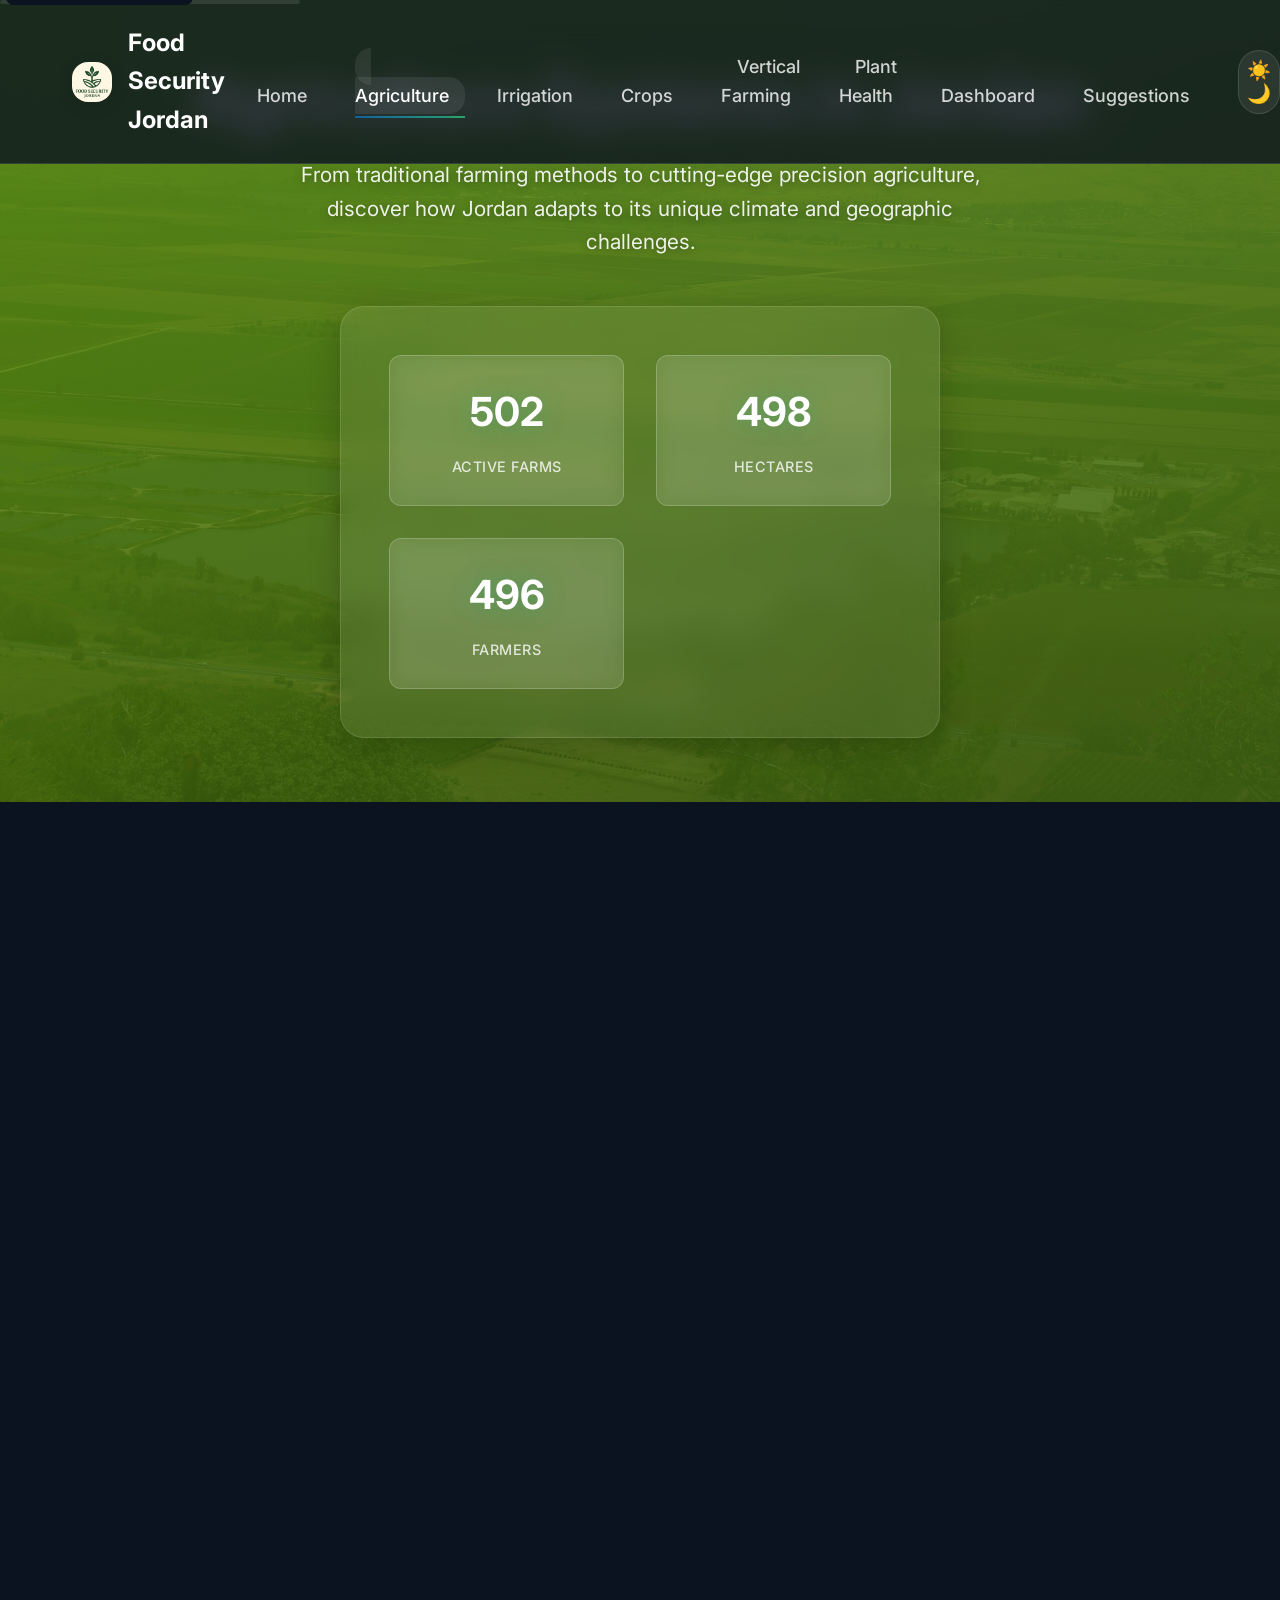
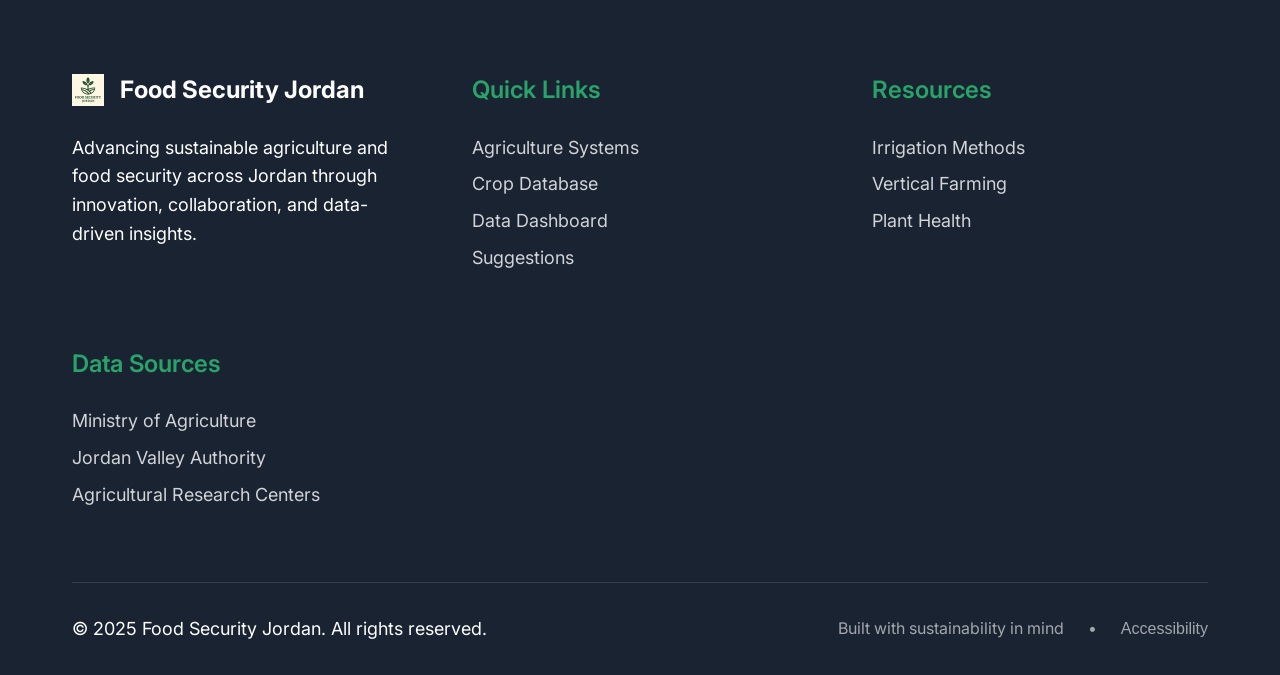
<file: agriculture.html>
<!DOCTYPE html>
<html lang="en">
<head>
    <meta charset="UTF-8">
    <meta name="viewport" content="width=device-width, initial-scale=1.0">
    <title>Agriculture Systems - Food Security Jordan</title>
    <link rel="preconnect" href="https://fonts.googleapis.com">
    <link rel="preconnect" href="https://fonts.gstatic.com" crossorigin>
    <link href="https://fonts.googleapis.com/css2?family=Inter:wght@400;600&display=swap" rel="stylesheet">
    <link rel="stylesheet" href="assets/css/styles.css">
    <link rel="stylesheet" href="assets/css/agriculture.css">
    <meta name="description" content="Explore traditional and modern farming methods across Jordan's diverse agricultural regions">
    <meta name="theme-color" content="#226646">
    <link rel="icon" type="image/svg+xml" href="assets/img/ChatGPT Image Sep 27, 2025, 02_25_21 PM.png">
</head>
<body>
    <!-- Main Header -->
    <header class="header" role="banner">
        <div class="container">
            <nav class="nav" role="navigation" aria-label="Main navigation">
                <a href="index.html" class="nav-brand" aria-label="Food Security Jordan - Home">
                    <img src="assets/img/ChatGPT Image Sep 27, 2025, 02_25_21 PM.png" alt="" width="40" height="40" aria-hidden="true">
                    <span>Food Security Jordan</span>
                </a>
                
                <!-- Mobile menu button -->
                <button class="nav-toggle" aria-label="Toggle navigation menu" aria-expanded="false">
                    <span class="nav-toggle-line"></span>
                    <span class="nav-toggle-line"></span>
                    <span class="nav-toggle-line"></span>
                </button>

                <ul class="nav-links" role="menubar">
                    <li role="none"><a href="index.html" class="nav-link" role="menuitem">Home</a></li>
                    <li role="none"><a href="agriculture.html" class="nav-link active" role="menuitem" aria-current="page">Agriculture</a></li>
                    <li role="none"><a href="irrigation.html" class="nav-link" role="menuitem">Irrigation</a></li>
                    <li role="none"><a href="crops.html" class="nav-link" role="menuitem">Crops</a></li>
                    <li role="none"><a href="vertical.html" class="nav-link" role="menuitem">Vertical Farming</a></li>
                    <li role="none"><a href="diseases.html" class="nav-link" role="menuitem">Plant Health</a></li>
                    <li role="none"><a href="dashboard.html" class="nav-link" role="menuitem">Dashboard</a></li>
                    <li role="none"><a href="suggestions.html" class="nav-link" role="menuitem">Suggestions</a></li>
                </ul>
                
                <button class="theme-toggle" aria-label="Toggle dark mode" title="Switch theme">
                    <span class="theme-icon theme-icon-light">☀️</span>
                    <span class="theme-icon theme-icon-dark">🌙</span>
                </button>
            </nav>
        </div>
    </header>

    <!-- Scroll Progress Bar -->
    <div class="progress-bar" role="progressbar" aria-label="Page scroll progress" aria-valuemin="0" aria-valuemax="100" aria-valuenow="0">
        <div class="progress-fill"></div>
    </div>

    <!-- Main Content -->
    <main role="main" id="main">
        <!-- Hero Section -->
        <section class="agriculture-hero" aria-label="Agriculture Systems in Jordan">
            <div class="hero-background">
                <img src="assets/img/jordan-valley-close-up-6-1536539.jpg" alt="" loading="eager" decoding="async" aria-hidden="true" 
                     width="1920" height="1080" style="aspect-ratio: 16/9;">
                <div class="hero-overlay"></div>
            </div>
            <div class="container">
                <div class="hero-content">
                    <h1 class="hero-title">
                        Agriculture Systems in 
                        <span class="highlight">Jordan</span>
                    </h1>
                    <p class="hero-subtitle">
                        From traditional farming methods to cutting-edge precision agriculture, 
                        discover how Jordan adapts to its unique climate and geographic challenges.
                    </p>
                    <div class="hero-stats">
                        <div class="stat-item">
                            <span class="stat-number" id="farmCount">2,847</span>
                            <span class="stat-label">Active Farms</span>
                        </div>
                        <div class="stat-item">
                            <span class="stat-number" id="areaCount">156,000</span>
                            <span class="stat-label">Hectares</span>
                        </div>
                        <div class="stat-item">
                            <span class="stat-number" id="farmerCount">45,000</span>
                            <span class="stat-label">Farmers</span>
                        </div>
                    </div>
                </div>
            </div>
        </section>

        <!-- Agriculture Systems Overview -->
        <section class="systems-overview track" aria-labelledby="systems-title">
            <div class="container">
                <h2 id="systems-title" class="section-title">Agricultural Systems</h2>
                <p class="section-subtitle">
                    Jordan employs diverse farming systems adapted to different regions and climatic conditions
                </p>
                
                <div class="systems-grid">
                    <div class="system-card traditional">
                        <div class="system-header">
                            <div class="system-icon">🏺</div>
                            <h3>Traditional Farming</h3>
                            <span class="system-adoption">65% adoption</span>
                        </div>
                        <div class="system-content">
                            <p>Time-tested methods passed down through generations, emphasizing crop rotation, natural fertilizers, and sustainable practices.</p>
                            <div class="system-features">
                                <div class="feature">
                                    <span class="feature-icon">🌾</span>
                                    <span>Crop rotation systems</span>
                                </div>
                                <div class="feature">
                                    <span class="feature-icon">🐄</span>
                                    <span>Integrated livestock</span>
                                </div>
                                <div class="feature">
                                    <span class="feature-icon">🌿</span>
                                    <span>Organic fertilizers</span>
                                </div>
                            </div>
                            <div class="system-regions">
                                <span class="region-tag">Highlands</span>
                                <span class="region-tag">Rural Areas</span>
                                <span class="region-tag">Mafraq</span>
                            </div>
                        </div>
                    </div>

                    <div class="system-card modern">
                        <div class="system-header">
                            <div class="system-icon">🚜</div>
                            <h3>Modern Mechanized</h3>
                            <span class="system-adoption">45% adoption</span>
                        </div>
                        <div class="system-content">
                            <p>Mechanized farming with modern equipment, chemical inputs, and optimized planting schedules for maximum efficiency.</p>
                            <div class="system-features">
                                <div class="feature">
                                    <span class="feature-icon">🚜</span>
                                    <span>Heavy machinery</span>
                                </div>
                                <div class="feature">
                                    <span class="feature-icon">🧪</span>
                                    <span>Synthetic fertilizers</span>
                                </div>
                                <div class="feature">
                                    <span class="feature-icon">📊</span>
                                    <span>Yield optimization</span>
                                </div>
                            </div>
                            <div class="system-regions">
                                <span class="region-tag">Jordan Valley</span>
                                <span class="region-tag">Zarqa</span>
                                <span class="region-tag">Balqa</span>
                            </div>
                        </div>
                    </div>

                    <div class="system-card precision">
                        <div class="system-header">
                            <div class="system-icon">🛰️</div>
                            <h3>Precision Agriculture</h3>
                            <span class="system-adoption">25% adoption</span>
                        </div>
                        <div class="system-content">
                            <p>High-tech farming using GPS, sensors, and data analytics to optimize every aspect of crop production.</p>
                            <div class="system-features">
                                <div class="feature">
                                    <span class="feature-icon">📡</span>
                                    <span>GPS guidance</span>
                                </div>
                                <div class="feature">
                                    <span class="feature-icon">🤖</span>
                                    <span>Automated systems</span>
                                </div>
                                <div class="feature">
                                    <span class="feature-icon">📱</span>
                                    <span>Smart monitoring</span>
                                </div>
                            </div>
                            <div class="system-regions">
                                <span class="region-tag">Amman</span>
                                <span class="region-tag">Irbid</span>
                                <span class="region-tag">Aqaba</span>
                            </div>
                        </div>
                    </div>

                    <div class="system-card hydroponic">
                        <div class="system-header">
                            <div class="system-icon">🧬</div>
                            <h3>Hydroponic Systems</h3>
                            <span class="system-adoption">15% adoption</span>
                        </div>
                        <div class="system-content">
                            <p>Soilless cultivation methods using nutrient solutions, ideal for water-scarce environments and controlled conditions.</p>
                            <div class="system-features">
                                <div class="feature">
                                    <span class="feature-icon">💧</span>
                                    <span>Water efficiency</span>
                                </div>
                                <div class="feature">
                                    <span class="feature-icon">🏠</span>
                                    <span>Controlled environment</span>
                                </div>
                                <div class="feature">
                                    <span class="feature-icon">🌱</span>
                                    <span>Year-round production</span>
                                </div>
                            </div>
                            <div class="system-regions">
                                <span class="region-tag">Urban Areas</span>
                                <span class="region-tag">Desert Regions</span>
                                <span class="region-tag">Greenhouses</span>
                            </div>
                        </div>
                    </div>
                </div>
            </div>
        </section>

        <!-- Regional Agriculture -->
        <section class="regional-agriculture track" aria-labelledby="regional-title">
            <div class="container">
                <h2 id="regional-title" class="section-title">Agriculture by Region</h2>
                <p class="section-subtitle">
                    Each region of Jordan has unique agricultural characteristics and specializations
                </p>
                
                <div class="regional-selector">
                    <button class="region-btn active" data-region="jordan-valley">Jordan Valley</button>
                    <button class="region-btn" data-region="highlands">Highlands</button>
                    <button class="region-btn" data-region="eastern-desert">Eastern Desert</button>
                    <button class="region-btn" data-region="southern-regions">Southern Regions</button>
                </div>

                <div class="regional-content">
                    <div class="region-panel active" id="jordan-valley">
                        <div class="region-info">
                            <div class="region-details">
                                <h3>Jordan Valley</h3>
                                <p>The most fertile and productive agricultural region, benefiting from the Jordan River and favorable climate conditions.</p>
                                <div class="region-stats">
                                    <div class="region-stat">
                                        <span class="stat-value">45%</span>
                                        <span class="stat-label">Of national production</span>
                                    </div>
                                    <div class="region-stat">
                                        <span class="stat-value">28,000</span>
                                        <span class="stat-label">Hectares cultivated</span>
                                    </div>
                                    <div class="region-stat">
                                        <span class="stat-value">85%</span>
                                        <span class="stat-label">Irrigation efficiency</span>
                                    </div>
                                </div>
                                <div class="region-crops">
                                    <h4>Primary Crops</h4>
                                    <div class="crop-tags">
                                        <span class="crop-tag vegetables">Tomatoes</span>
                                        <span class="crop-tag vegetables">Cucumbers</span>
                                        <span class="crop-tag fruits">Bananas</span>
                                        <span class="crop-tag fruits">Citrus</span>
                                        <span class="crop-tag vegetables">Peppers</span>
                                        <span class="crop-tag fruits">Dates</span>
                                    </div>
                                </div>
                            </div>
                            <div class="region-image">
                                <img src="assets/img/jordan-valley-close-up-6-1536539.jpg" alt="Jordan Valley agriculture" loading="lazy">
                            </div>
                        </div>
                    </div>

                    <div class="region-panel" id="highlands">
                        <div class="region-info">
                            <div class="region-details">
                                <h3>Northern & Central Highlands</h3>
                                <p>Cooler climate and higher elevation suitable for cereals, olives, and stone fruits. Rain-fed agriculture predominates.</p>
                                <div class="region-stats">
                                    <div class="region-stat">
                                        <span class="stat-value">35%</span>
                                        <span class="stat-label">Of national production</span>
                                    </div>
                                    <div class="region-stat">
                                        <span class="stat-value">75,000</span>
                                        <span class="stat-label">Hectares cultivated</span>
                                    </div>
                                    <div class="region-stat">
                                        <span class="stat-value">65%</span>
                                        <span class="stat-label">Rain-fed farming</span>
                                    </div>
                                </div>
                                <div class="region-crops">
                                    <h4>Primary Crops</h4>
                                    <div class="crop-tags">
                                        <span class="crop-tag grains">Wheat</span>
                                        <span class="crop-tag grains">Barley</span>
                                        <span class="crop-tag fruits">Olives</span>
                                        <span class="crop-tag fruits">Stone Fruits</span>
                                        <span class="crop-tag legumes">Lentils</span>
                                        <span class="crop-tag legumes">Chickpeas</span>
                                    </div>
                                </div>
                            </div>
                            <div class="region-image">
                                <img src="assets/img/jordan-valley-close-up-6-1536539.jpg" alt="Highland agriculture" loading="lazy">
                            </div>
                        </div>
                    </div>

                    <div class="region-panel" id="eastern-desert">
                        <div class="region-info">
                            <div class="region-details">
                                <h3>Eastern Desert</h3>
                                <p>Arid region with limited rainfall, focusing on drought-resistant crops and innovative irrigation techniques.</p>
                                <div class="region-stats">
                                    <div class="region-stat">
                                        <span class="stat-value">12%</span>
                                        <span class="stat-label">Of national production</span>
                                    </div>
                                    <div class="region-stat">
                                        <span class="stat-value">35,000</span>
                                        <span class="stat-label">Hectares cultivated</span>
                                    </div>
                                    <div class="region-stat">
                                        <span class="stat-value">95%</span>
                                        <span class="stat-label">Drip irrigation</span>
                                    </div>
                                </div>
                                <div class="region-crops">
                                    <h4>Primary Crops</h4>
                                    <div class="crop-tags">
                                        <span class="crop-tag grains">Durum Wheat</span>
                                        <span class="crop-tag fruits">Desert Dates</span>
                                        <span class="crop-tag vegetables">Desert Vegetables</span>
                                        <span class="crop-tag herbs">Medicinal Plants</span>
                                        <span class="crop-tag grains">Sorghum</span>
                                    </div>
                                </div>
                            </div>
                            <div class="region-image">
                                <img src="assets/img/jordan-valley-close-up-6-1536539.jpg" alt="Eastern desert agriculture" loading="lazy">
                            </div>
                        </div>
                    </div>

                    <div class="region-panel" id="southern-regions">
                        <div class="region-info">
                            <div class="region-details">
                                <h3>Southern Regions</h3>
                                <p>Hot, arid climate with innovative greenhouse systems and specialized desert agriculture techniques.</p>
                                <div class="region-stats">
                                    <div class="region-stat">
                                        <span class="stat-value">8%</span>
                                        <span class="stat-label">Of national production</span>
                                    </div>
                                    <div class="region-stat">
                                        <span class="stat-value">18,000</span>
                                        <span class="stat-label">Hectares cultivated</span>
                                    </div>
                                    <div class="region-stat">
                                        <span class="stat-value">75%</span>
                                        <span class="stat-label">Greenhouse farming</span>
                                    </div>
                                </div>
                                <div class="region-crops">
                                    <h4>Primary Crops</h4>
                                    <div class="crop-tags">
                                        <span class="crop-tag vegetables">Greenhouse Tomatoes</span>
                                        <span class="crop-tag vegetables">Peppers</span>
                                        <span class="crop-tag fruits">Melons</span>
                                        <span class="crop-tag herbs">Herbs</span>
                                        <span class="crop-tag fruits">Desert Fruits</span>
                                    </div>
                                </div>
                            </div>
                            <div class="region-image">
                                <img src="assets/img/jordan-valley-close-up-6-1536539.jpg" alt="Southern regions agriculture" loading="lazy">
                            </div>
                        </div>
                    </div>
                </div>
            </div>
        </section>

        <!-- Farming Techniques -->
        <section class="farming-techniques track" aria-labelledby="techniques-title">
            <div class="container">
                <h2 id="techniques-title" class="section-title">Key Farming Techniques</h2>
                <p class="section-subtitle">
                    Innovative methods adapted to Jordan's unique environmental challenges
                </p>
                
                <div class="techniques-grid">
                    <div class="technique-card">
                        <div class="technique-icon">💧</div>
                        <h3>Water Conservation</h3>
                        <p>Advanced drip irrigation and water recycling systems maximize efficiency in water-scarce environments.</p>
                        <ul class="technique-benefits">
                            <li>70% reduction in water usage</li>
                            <li>Prevents soil erosion</li>
                            <li>Precise nutrient delivery</li>
                        </ul>
                        <a href="irrigation.html" class="technique-link">Learn More →</a>
                    </div>

                    <div class="technique-card">
                        <div class="technique-icon">🌡️</div>
                        <h3>Climate Adaptation</h3>
                        <p>Heat-resistant varieties and controlled environments help crops thrive in extreme temperatures.</p>
                        <ul class="technique-benefits">
                            <li>Extended growing seasons</li>
                            <li>Reduced crop stress</li>
                            <li>Higher yield consistency</li>
                        </ul>
                        <a href="vertical.html" class="technique-link">Learn More →</a>
                    </div>

                    <div class="technique-card">
                        <div class="technique-icon">🔬</div>
                        <h3>Soil Management</h3>
                        <p>Soil testing, organic amendments, and precision fertilization maintain soil health and productivity.</p>
                        <ul class="technique-benefits">
                            <li>Improved soil structure</li>
                            <li>Enhanced nutrient retention</li>
                            <li>Sustainable productivity</li>
                        </ul>
                        <a href="crops.html" class="technique-link">Learn More →</a>
                    </div>

                    <div class="technique-card">
                        <div class="technique-icon">🛡️</div>
                        <h3>Pest Management</h3>
                        <p>Integrated pest management combining biological, cultural, and selective chemical controls.</p>
                        <ul class="technique-benefits">
                            <li>Reduced pesticide use</li>
                            <li>Protected beneficial insects</li>
                            <li>Lower environmental impact</li>
                        </ul>
                        <a href="diseases.html" class="technique-link">Learn More →</a>
                    </div>
                </div>
            </div>
        </section>

        <!-- Success Stories -->
        <section class="success-stories track" aria-labelledby="success-title">
            <div class="container">
                <h2 id="success-title" class="section-title">Success Stories</h2>
                <p class="section-subtitle">
                    Real farmers sharing their experiences with modern agricultural techniques
                </p>
                
                <div class="stories-grid">
                    <div class="story-card">
                        <div class="story-image">
                            <img src="assets/img/jordan-valley-close-up-6-1536539.jpg" alt="Ahmed's farm" loading="lazy">
                        </div>
                        <div class="story-content">
                            <div class="story-header">
                                <h3>Ahmed Al-Zahra</h3>
                                <span class="story-location">Jordan Valley</span>
                            </div>
                            <p class="story-quote">
                                "Switching to precision irrigation increased my tomato yield by 40% while reducing water consumption by half."
                            </p>
                            <div class="story-results">
                                <div class="result">
                                    <span class="result-value">+40%</span>
                                    <span class="result-label">Yield Increase</span>
                                </div>
                                <div class="result">
                                    <span class="result-value">-50%</span>
                                    <span class="result-label">Water Usage</span>
                                </div>
                                <div class="result">
                                    <span class="result-value">+60%</span>
                                    <span class="result-label">Profit Margin</span>
                                </div>
                            </div>
                        </div>
                    </div>

                    <div class="story-card">
                        <div class="story-image">
                            <img src="assets/img/jordan-valley-close-up-6-1536539.jpg" alt="Fatima's farm" loading="lazy">
                        </div>
                        <div class="story-content">
                            <div class="story-header">
                                <h3>Fatima Hassan</h3>
                                <span class="story-location">Irbid Highlands</span>
                            </div>
                            <p class="story-quote">
                                "Organic farming methods improved our soil health and commanded premium prices for our olive oil."
                            </p>
                            <div class="story-results">
                                <div class="result">
                                    <span class="result-value">+25%</span>
                                    <span class="result-label">Premium Price</span>
                                </div>
                                <div class="result">
                                    <span class="result-value">+35%</span>
                                    <span class="result-label">Soil Quality</span>
                                </div>
                                <div class="result">
                                    <span class="result-value">+45%</span>
                                    <span class="result-label">Market Demand</span>
                                </div>
                            </div>
                        </div>
                    </div>

                    <div class="story-card">
                        <div class="story-image">
                            <img src="assets/img/jordan-valley-close-up-6-1536539.jpg" alt="Mohammad's greenhouse" loading="lazy">
                        </div>
                        <div class="story-content">
                            <div class="story-header">
                                <h3>Mohammad Khatib</h3>
                                <span class="story-location">Mafraq Desert</span>
                            </div>
                            <p class="story-quote">
                                "Greenhouse technology allowed us to grow vegetables year-round in the desert, creating a sustainable business."
                            </p>
                            <div class="story-results">
                                <div class="result">
                                    <span class="result-value">12</span>
                                    <span class="result-label">Months Production</span>
                                </div>
                                <div class="result">
                                    <span class="result-value">+200%</span>
                                    <span class="result-label">Annual Output</span>
                                </div>
                                <div class="result">
                                    <span class="result-value">+180%</span>
                                    <span class="result-label">Family Income</span>
                                </div>
                            </div>
                        </div>
                    </div>
                </div>
            </div>
        </section>

        <!-- Call to Action -->
        <section class="agriculture-cta track" aria-labelledby="cta-title">
            <div class="container">
                <div class="cta-content">
                    <h2 id="cta-title">Transform Your Farm</h2>
                    <p>
                        Ready to implement modern agricultural techniques? Get connected with experts, 
                        access resources, and join Jordan's agricultural revolution.
                    </p>
                    <div class="cta-actions">
                        <a href="suggestions.html" class="btn btn-primary">
                            <span class="btn-icon">💬</span>
                            Get Expert Advice
                        </a>
                        <a href="dashboard.html" class="btn btn-secondary">
                            <span class="btn-icon">📊</span>
                            Access Data Tools
                        </a>
                        <a href="crops.html" class="btn btn-outline">
                            <span class="btn-icon">🌾</span>
                            Browse Crops
                        </a>
                    </div>
                </div>
            </div>
        </section>
    </main>

    <!-- Footer -->
    <footer class="footer" role="contentinfo">
        <div class="container">
            <div class="footer-content">
                <div class="footer-section">
                    <div class="footer-brand">
                        <img src="assets/img/ChatGPT Image Sep 27, 2025, 02_25_21 PM.png" alt="" width="32" height="32" aria-hidden="true">
                        <h3>Food Security Jordan</h3>
                    </div>
                    <p>
                        Advancing sustainable agriculture and food security across Jordan through 
                        innovation, collaboration, and data-driven insights.
                    </p>
                    <div class="footer-social" aria-label="Social links">
                        <!-- Social links would go here -->
                    </div>
                </div>
                
                <div class="footer-section">
                    <h4>Quick Links</h4>
                    <ul class="footer-links">
                        <li><a href="agriculture.html">Agriculture Systems</a></li>
                        <li><a href="crops.html">Crop Database</a></li>
                        <li><a href="dashboard.html">Data Dashboard</a></li>
                        <li><a href="suggestions.html">Suggestions</a></li>
                    </ul>
                </div>
                
                <div class="footer-section">
                    <h4>Resources</h4>
                    <ul class="footer-links">
                        <li><a href="irrigation.html">Irrigation Methods</a></li>
                        <li><a href="vertical.html">Vertical Farming</a></li>
                        <li><a href="diseases.html">Plant Health</a></li>
                    </ul>
                </div>
                
                <div class="footer-section">
                    <h4>Data Sources</h4>
                    <ul class="footer-links">
                        <li><a href="https://www.moa.gov.jo/" aria-describedby="external-link">Ministry of Agriculture</a></li>
                        <li><a href="https://www.mwi.gov.jo/EBV4.0/Root_Storage/AR/EB_Tenders/PQ__jordan.pdf" aria-describedby="external-link">Jordan Valley Authority</a></li>
                        <li><a href="https://www.narc.gov.jo/Default/En" aria-describedby="external-link">Agricultural Research Centers</a></li>
                    </ul>
                    <div id="external-link" class="sr-only">Opens in new window</div>
                </div>
            </div>
            
            <div class="footer-bottom">
                <div class="footer-bottom-content">
                    <p>&copy; 2025 Food Security Jordan. All rights reserved.</p>
                    <div class="footer-meta">
                        <span>Built with sustainability in mind</span>
                        <span>•</span>
                        <button class="footer-accessibility" aria-label="Accessibility options">Accessibility</button>
                    </div>
                </div>
            </div>
        </div>
    </footer>

    <!-- Scripts -->
    <script src="js/app.js"></script>
    <script src="js/db.js" defer></script>
    <script>
        // Agriculture Page JavaScript
        class AgriculturePage {
            constructor() {
                this.currentRegion = 'jordan-valley';
                this.init();
            }

            init() {
                this.setupRegionalSelector();
                this.animateStats();
            }

            setupRegionalSelector() {
                const regionButtons = document.querySelectorAll('.region-btn');
                const regionPanels = document.querySelectorAll('.region-panel');

                regionButtons.forEach(button => {
                    button.addEventListener('click', () => {
                        const targetRegion = button.dataset.region;
                        
                        // Update active button
                        regionButtons.forEach(btn => btn.classList.remove('active'));
                        button.classList.add('active');
                        
                        // Update active panel
                        regionPanels.forEach(panel => {
                            panel.classList.remove('active');
                            if (panel.id === targetRegion) {
                                panel.classList.add('active');
                            }
                        });
                        
                        this.currentRegion = targetRegion;
                    });
                });
            }

            animateStats() {
                const statNumbers = document.querySelectorAll('.stat-number');
                
                const animateValue = (element, start, end, duration) => {
                    const range = end - start;
                    const increment = end > start ? 1 : -1;
                    const stepTime = Math.abs(Math.floor(duration / range));
                    let current = start;
                    
                    const timer = setInterval(() => {
                        current += increment;
                        element.textContent = current.toLocaleString();
                        
                        if (current === end) {
                            clearInterval(timer);
                        }
                    }, stepTime);
                };

                // Animate hero stats
                const observer = new IntersectionObserver((entries) => {
                    entries.forEach(entry => {
                        if (entry.isIntersecting) {
                            const element = entry.target;
                            const finalValue = parseInt(element.textContent.replace(/,/g, ''));
                            element.textContent = '0';
                            animateValue(element, 0, finalValue, 2000);
                            observer.unobserve(element);
                        }
                    });
                });

                statNumbers.forEach(stat => {
                    observer.observe(stat);
                });
            }
        }

        // Initialize agriculture page when DOM is loaded
        document.addEventListener('DOMContentLoaded', () => {
            new AgriculturePage();
        });
    </script>

    <!-- Skip to main content link for accessibility -->
    <a href="#main" class="skip-link">Skip to main content</a>
</body>
</html>
</file>
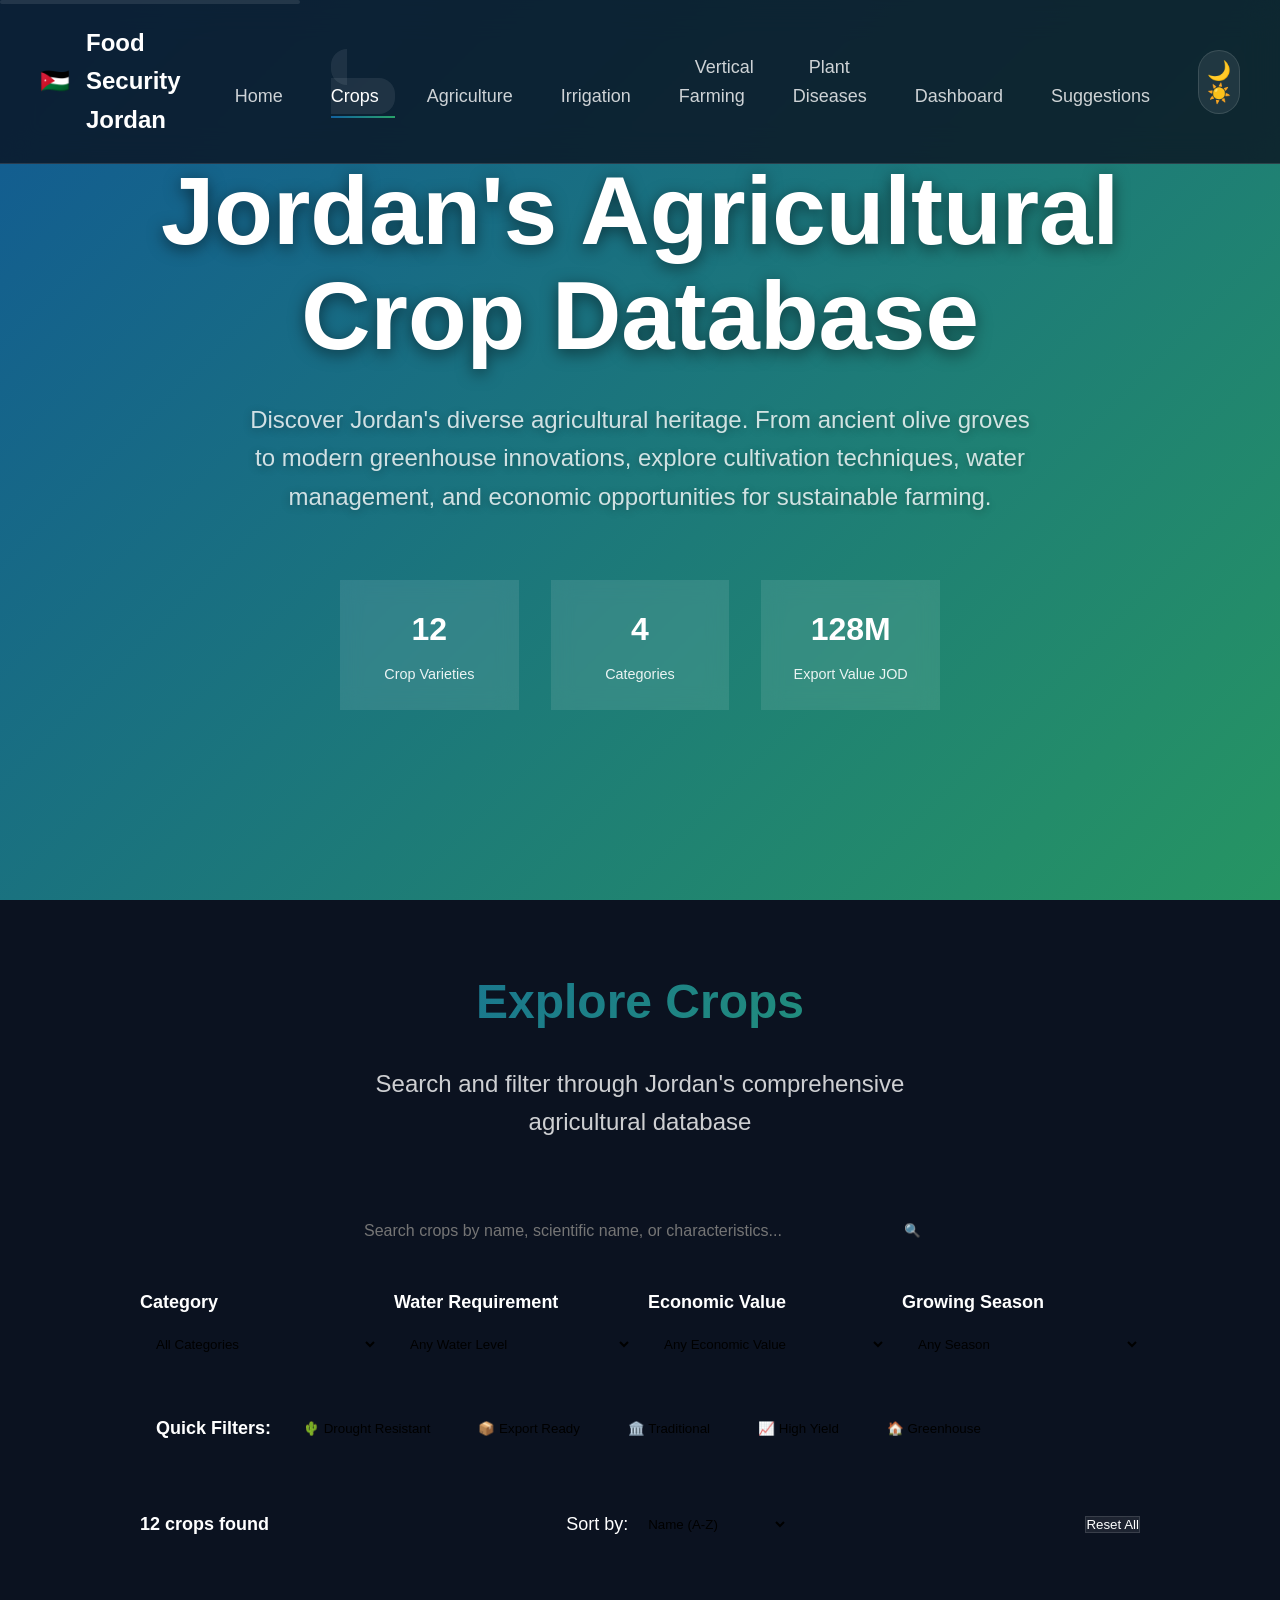
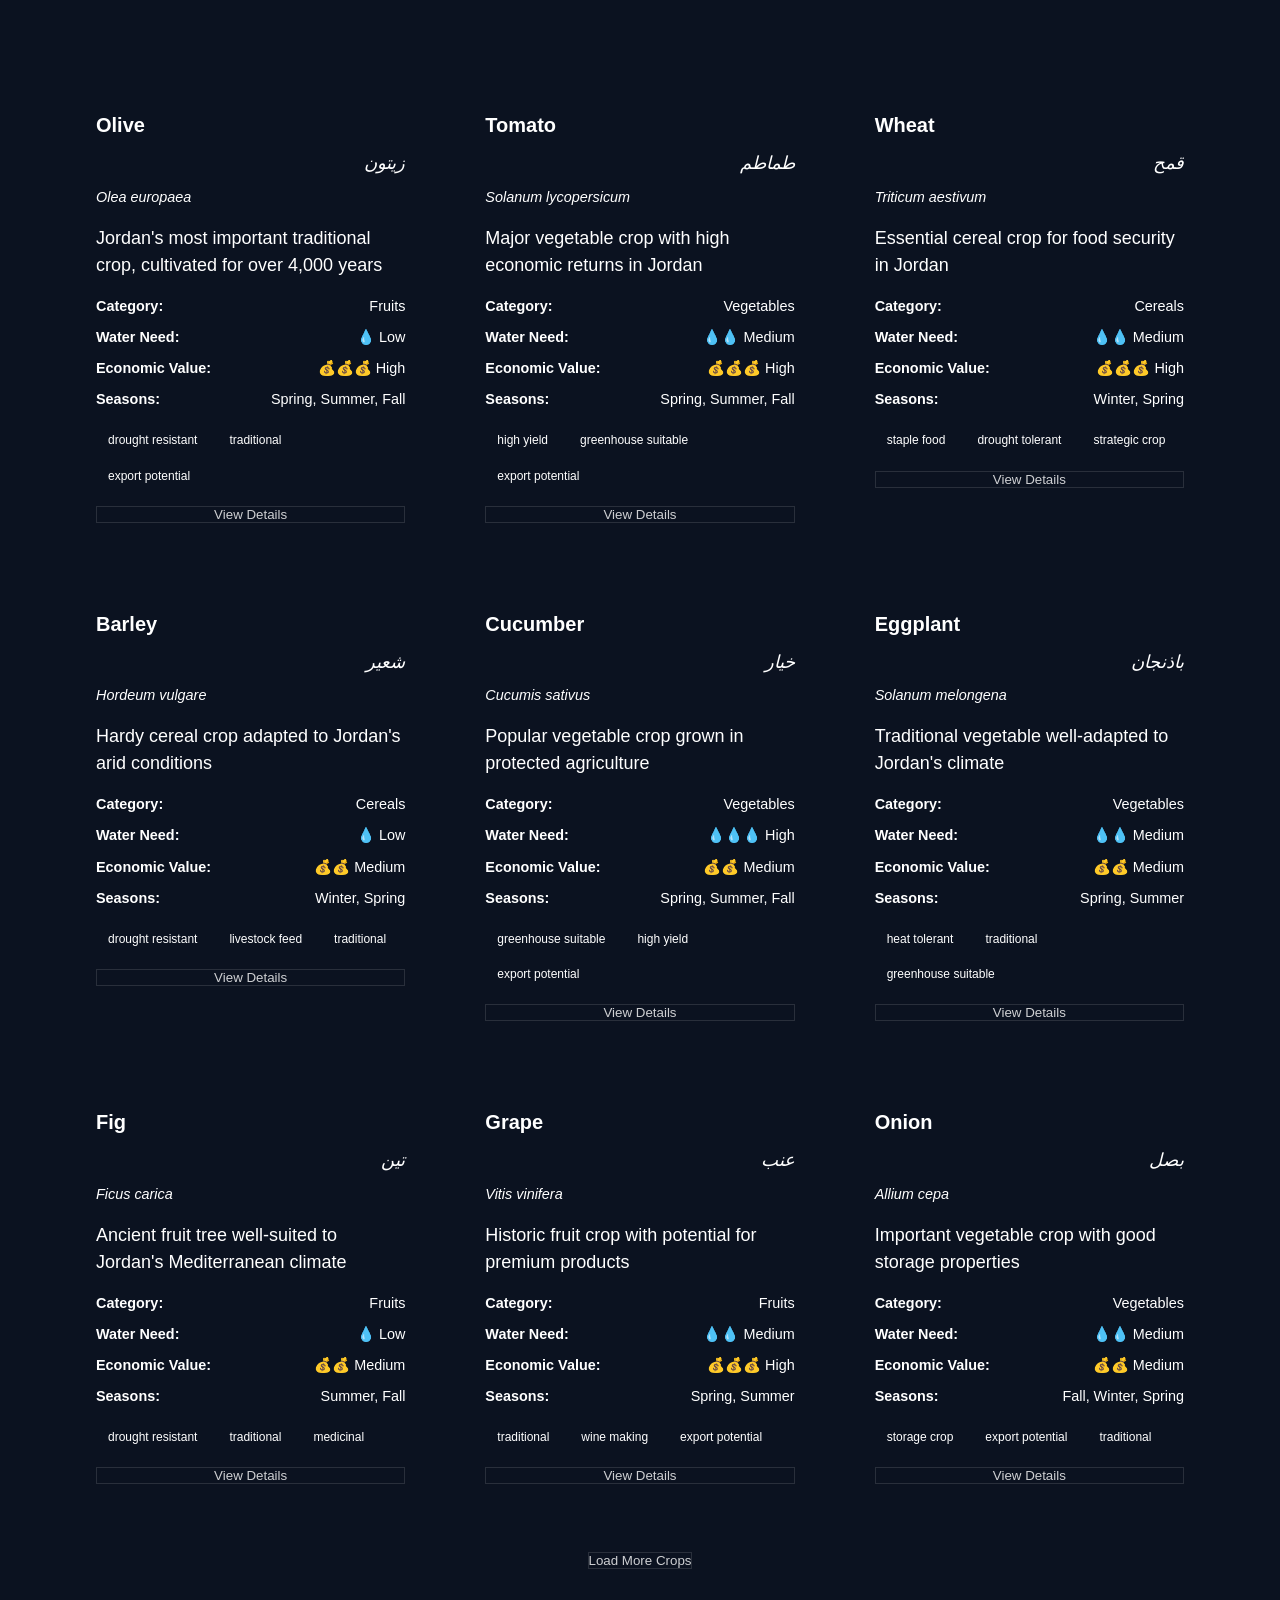
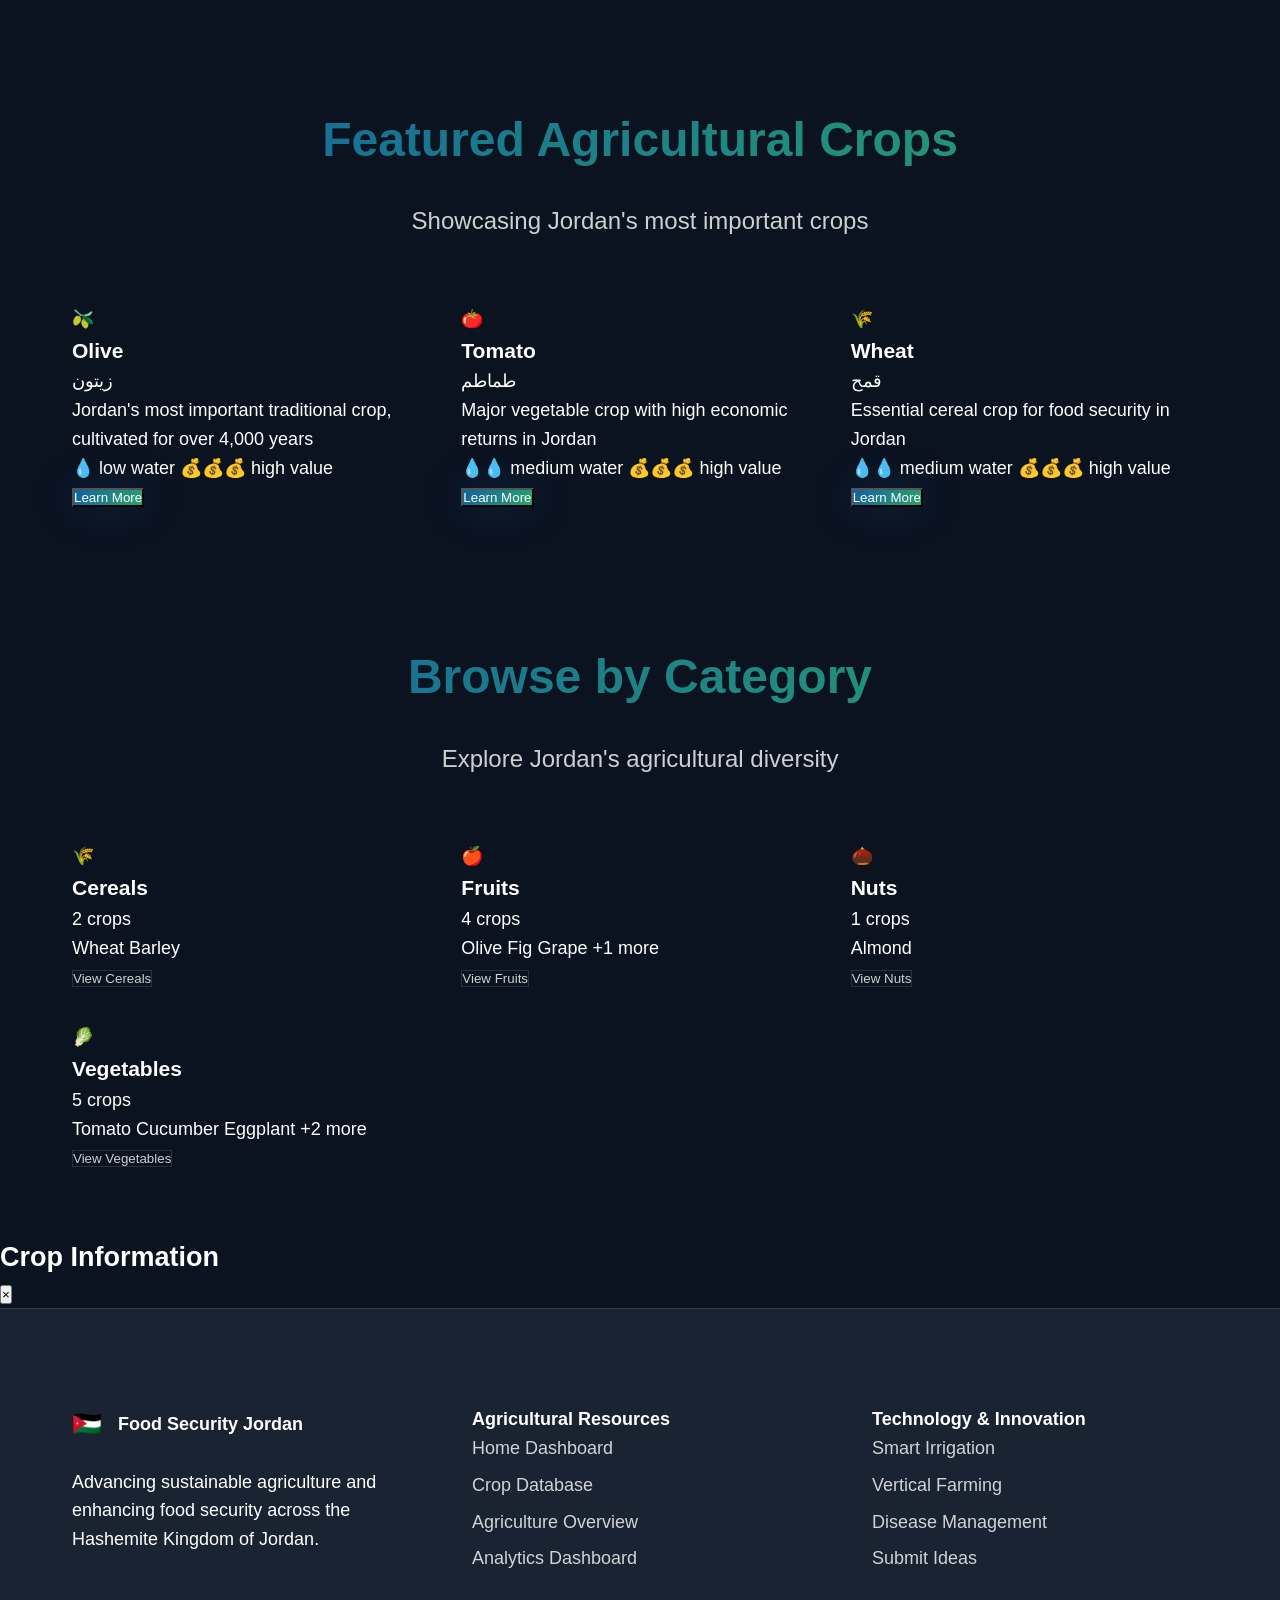
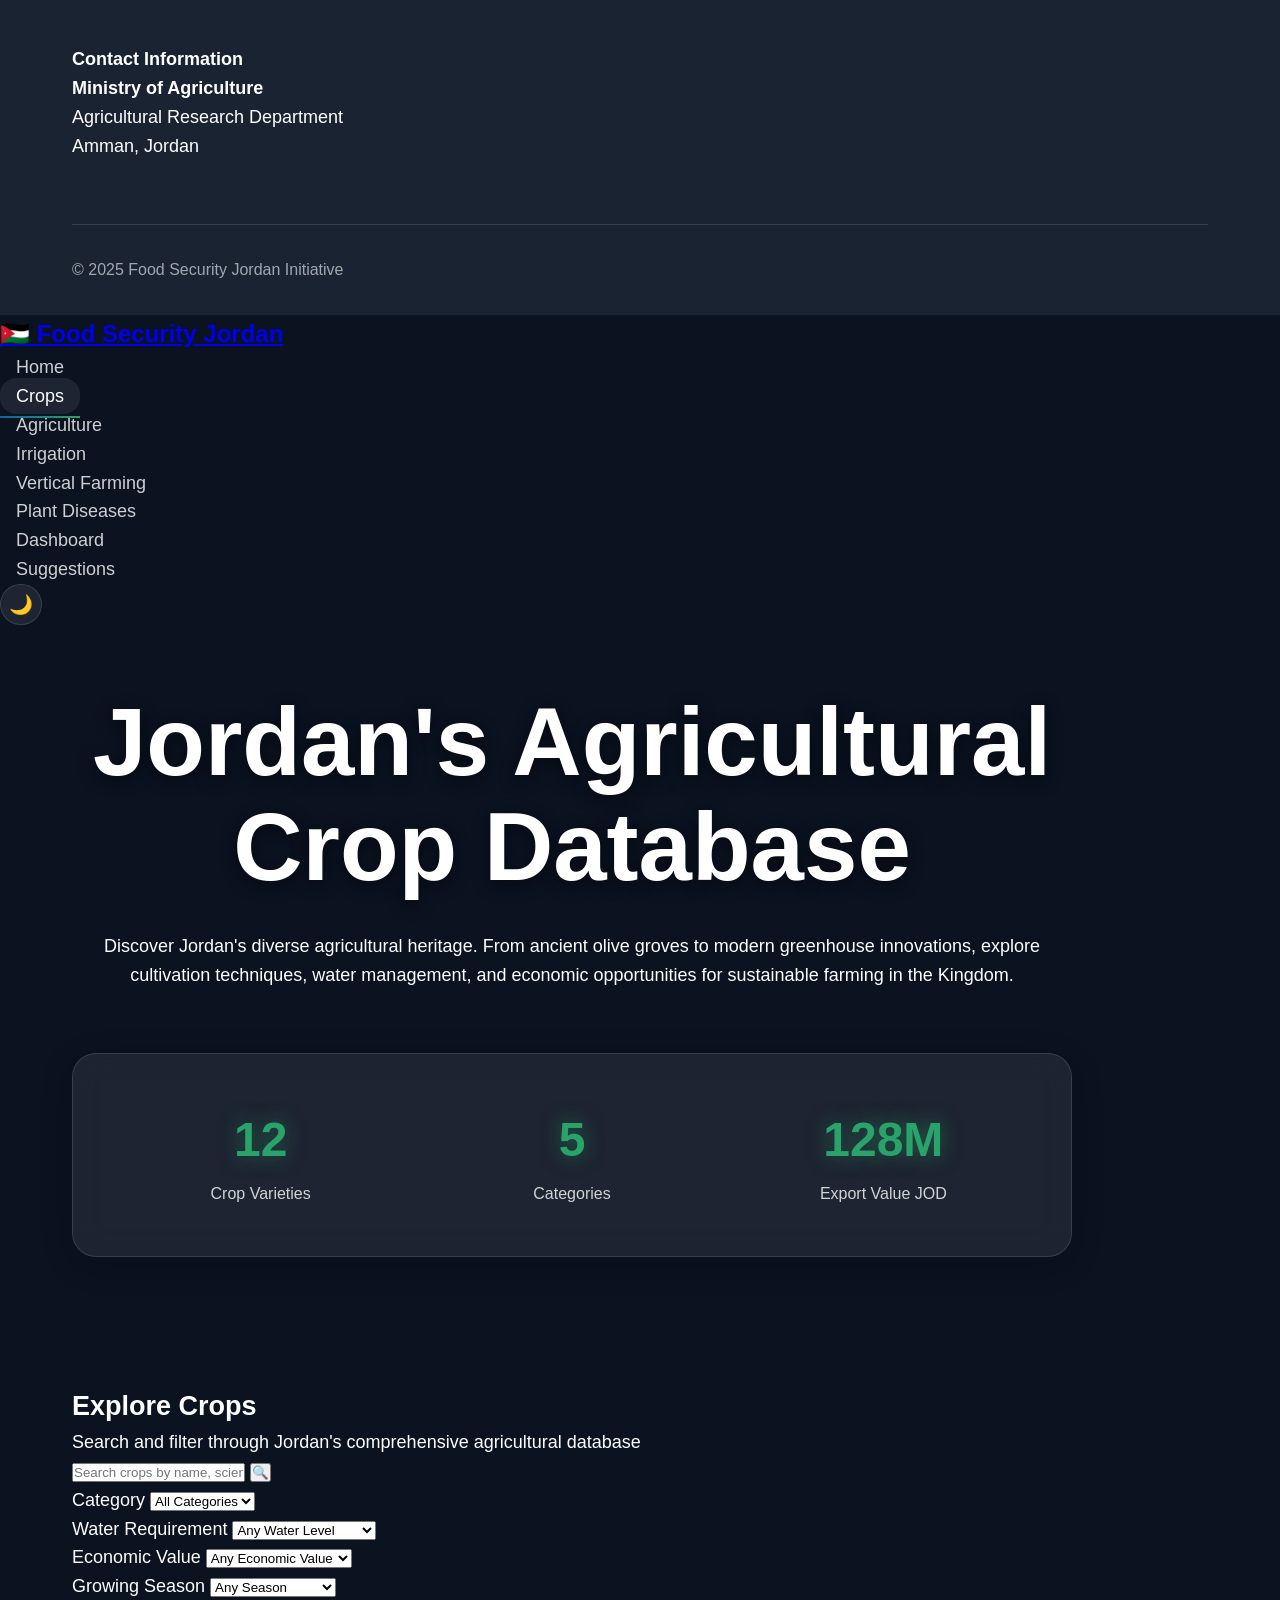
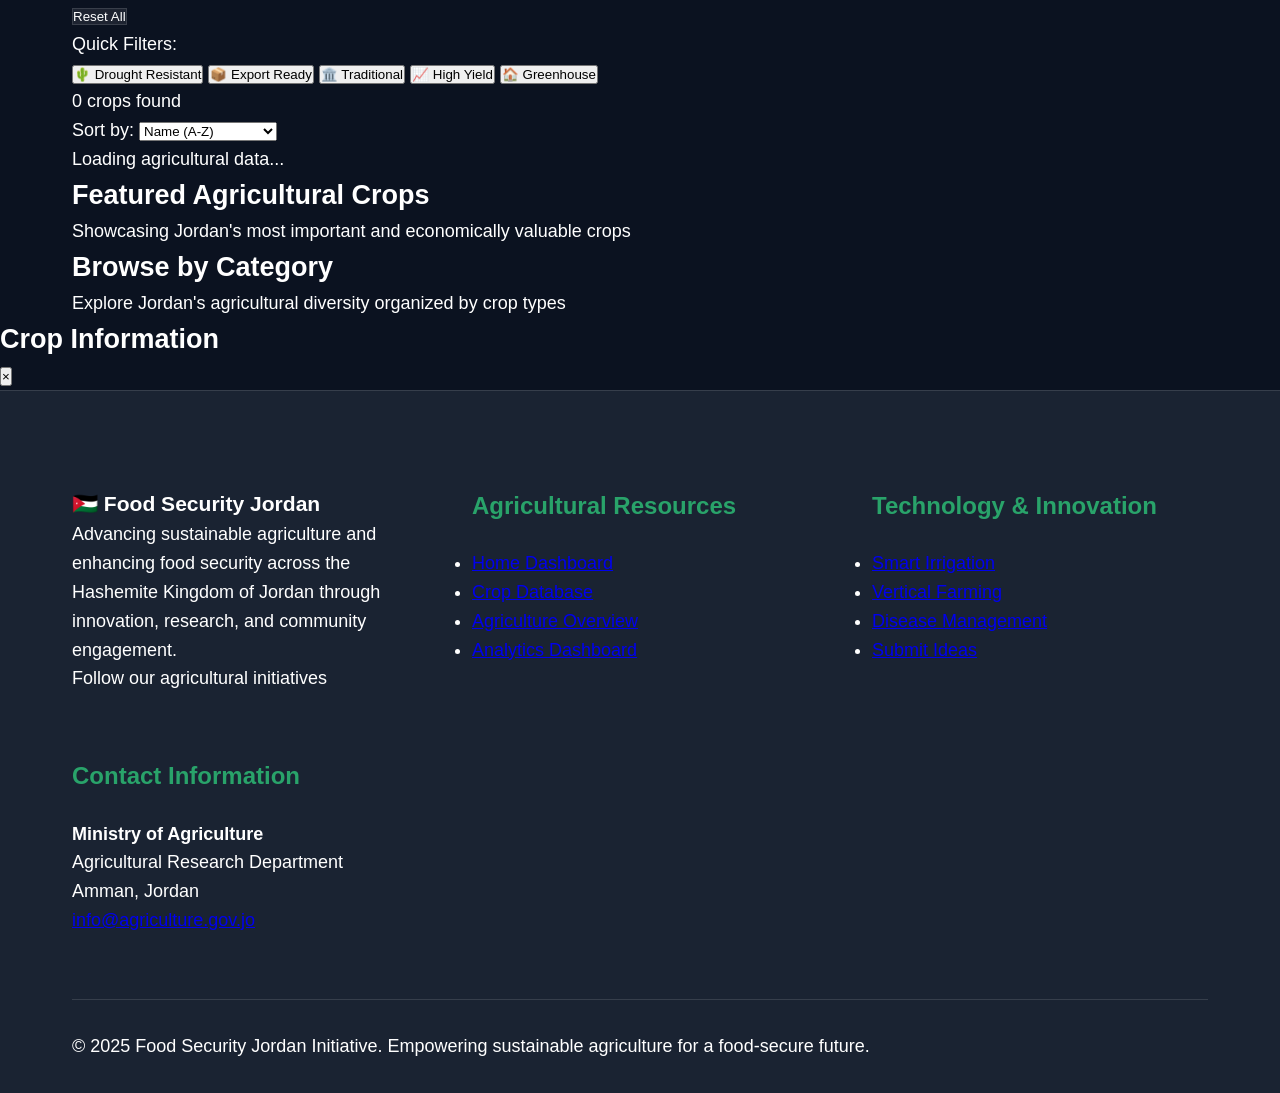
<file: crops.html>
<!DOCTYPE html>
<html lang="en">
<head>
    <meta charset="UTF-8">
    <meta name="viewport" content="width=device-width, initial-scale=1.0">
    <title>Crops Database - Food Security Jordan</title>
    <link rel="stylesheet" href="assets/css/styles.css">
    <link rel="icon" href="assets/images/favicon.ico" type="image/x-icon">
</head>
<body>
    <!-- Progress Bar -->
    <div class="progress-bar">
        <div class="progress-fill" id="progress-fill"></div>
    </div>

    <!-- Navigation -->
    <header class="header">
        <nav class="nav container">
            <a href="index.html" class="nav-brand">
                <span style="font-size: 1.5rem;">🇯🇴</span>
                Food Security Jordan
            </a>
            
            <ul class="nav-links" id="nav-links">
                <li><a href="index.html" class="nav-link">Home</a></li>
                <li><a href="crops.html" class="nav-link active">Crops</a></li>
                <li><a href="agriculture.html" class="nav-link">Agriculture</a></li>
                <li><a href="irrigation.html" class="nav-link">Irrigation</a></li>
                <li><a href="vertical.html" class="nav-link">Vertical Farming</a></li>
                <li><a href="diseases.html" class="nav-link">Plant Diseases</a></li>
                <li><a href="dashboard.html" class="nav-link">Dashboard</a></li>
                <li><a href="suggestions.html" class="nav-link">Suggestions</a></li>
            </ul>

            <div style="display: flex; align-items: center; gap: 1rem;">
                <button class="theme-toggle" id="theme-toggle" aria-label="Toggle theme">
                    <span class="theme-icon theme-icon-light">🌙</span>
                    <span class="theme-icon theme-icon-dark">☀️</span>
                </button>
                <button class="nav-toggle" id="nav-toggle" aria-label="Toggle navigation" aria-expanded="false">
                    <span class="nav-toggle-line"></span>
                    <span class="nav-toggle-line"></span>
                    <span class="nav-toggle-line"></span>
                </button>
            </div>
        </nav>
    </header>

    <!-- Main Content -->
    <main>
        <!-- Hero Section -->
        <section class="hero">
            <div class="hero-overlay"></div>
            <div class="container">
                <div class="hero-content">
                    <h1 class="hero-title">
                        <span class="highlight">Jordan's Agricultural</span><br>
                        Crop Database
                    </h1>
                    <p class="hero-subtitle">
                        Discover Jordan's diverse agricultural heritage. From ancient olive groves to modern greenhouse innovations, explore cultivation techniques, water management, and economic opportunities for sustainable farming.
                    </p>
                    <div style="display: grid; grid-template-columns: repeat(auto-fit, minmax(150px, 1fr)); gap: 2rem; max-width: 600px; margin: 2rem auto;">
                        <div style="text-align: center; padding: 1.5rem; background: rgba(255,255,255,0.1); border-radius: var(--radius); backdrop-filter: blur(10px);">
                            <div style="font-size: 2rem; font-weight: 600; margin-bottom: 0.5rem;" id="total-crops-hero">12</div>
                            <div style="font-size: 0.9rem; opacity: 0.9;">Crop Varieties</div>
                        </div>
                        <div style="text-align: center; padding: 1.5rem; background: rgba(255,255,255,0.1); border-radius: var(--radius); backdrop-filter: blur(10px);">
                            <div style="font-size: 2rem; font-weight: 600; margin-bottom: 0.5rem;" id="total-categories-hero">5</div>
                            <div style="font-size: 0.9rem; opacity: 0.9;">Categories</div>
                        </div>
                        <div style="text-align: center; padding: 1.5rem; background: rgba(255,255,255,0.1); border-radius: var(--radius); backdrop-filter: blur(10px);">
                            <div style="font-size: 2rem; font-weight: 600; margin-bottom: 0.5rem;" id="export-value-hero">128M</div>
                            <div style="font-size: 0.9rem; opacity: 0.9;">Export Value JOD</div>
                        </div>
                    </div>
                </div>
            </div>
        </section>

        <!-- Search and Filter Section -->
        <section style="padding: 4rem 0; background: var(--surface);">
            <div class="container">
                <div style="text-align: center; margin-bottom: 3rem;">
                    <h2 class="section-title">Explore Crops</h2>
                    <p class="section-subtitle">Search and filter through Jordan's comprehensive agricultural database</p>
                </div>

                <div style="max-width: 1000px; margin: 0 auto;">
                    <!-- Search Bar -->
                    <div style="margin-bottom: 2rem;">
                        <div style="position: relative; max-width: 600px; margin: 0 auto;">
                            <input type="text" id="search-input" 
                                   style="width: 100%; padding: 1rem 4rem 1rem 1.5rem; border: 2px solid var(--border); border-radius: 50px; font-size: 1rem; background: var(--bg);"
                                   placeholder="Search crops by name, scientific name, or characteristics...">
                            <button id="search-button" 
                                    style="position: absolute; right: 8px; top: 50%; transform: translateY(-50%); background: var(--accent); border: none; border-radius: 50%; width: 40px; height: 40px; cursor: pointer;">
                                <span style="color: white;">🔍</span>
                            </button>
                            <button id="clear-search" style="display: none; position: absolute; right: 55px; top: 50%; transform: translateY(-50%); background: var(--muted); border: none; border-radius: 50%; width: 24px; height: 24px; color: white; cursor: pointer;">✕</button>
                        </div>
                    </div>

                    <!-- Filters -->
                    <div style="display: grid; grid-template-columns: repeat(auto-fit, minmax(200px, 1fr)); gap: 1rem; margin-bottom: 2rem;">
                        <div>
                            <label style="display: block; font-weight: 600; margin-bottom: 0.5rem;">Category</label>
                            <select id="category-filter" style="width: 100%; padding: 0.75rem; border: 2px solid var(--border); border-radius: var(--radius); background: var(--bg);">
                                <option value="all">All Categories</option>
                            </select>
                        </div>
                        <div>
                            <label style="display: block; font-weight: 600; margin-bottom: 0.5rem;">Water Requirement</label>
                            <select id="water-filter" style="width: 100%; padding: 0.75rem; border: 2px solid var(--border); border-radius: var(--radius); background: var(--bg);">
                                <option value="all">Any Water Level</option>
                                <option value="low">Low Water Need</option>
                                <option value="medium">Medium Water Need</option>
                                <option value="high">High Water Need</option>
                            </select>
                        </div>
                        <div>
                            <label style="display: block; font-weight: 600; margin-bottom: 0.5rem;">Economic Value</label>
                            <select id="value-filter" style="width: 100%; padding: 0.75rem; border: 2px solid var(--border); border-radius: var(--radius); background: var(--bg);">
                                <option value="all">Any Economic Value</option>
                                <option value="high">High Value Crops</option>
                                <option value="medium">Medium Value Crops</option>
                                <option value="low">Low Value Crops</option>
                            </select>
                        </div>
                        <div>
                            <label style="display: block; font-weight: 600; margin-bottom: 0.5rem;">Growing Season</label>
                            <select id="season-filter" style="width: 100%; padding: 0.75rem; border: 2px solid var(--border); border-radius: var(--radius); background: var(--bg);">
                                <option value="all">Any Season</option>
                                <option value="spring">Spring Growing</option>
                                <option value="summer">Summer Growing</option>
                                <option value="fall">Fall Growing</option>
                                <option value="winter">Winter Growing</option>
                            </select>
                        </div>
                    </div>

                    <!-- Quick Filters -->
                    <div style="display: flex; align-items: center; gap: 1rem; flex-wrap: wrap; margin-bottom: 2rem; padding: 1rem; background: var(--bg); border-radius: var(--radius);">
                        <span style="font-weight: 600;">Quick Filters:</span>
                        <button class="filter-tag" data-filter="drought-resistant" style="padding: 0.5rem 1rem; background: var(--surface); border: 2px solid var(--border); border-radius: 20px; cursor: pointer;">🌵 Drought Resistant</button>
                        <button class="filter-tag" data-filter="export-potential" style="padding: 0.5rem 1rem; background: var(--surface); border: 2px solid var(--border); border-radius: 20px; cursor: pointer;">📦 Export Ready</button>
                        <button class="filter-tag" data-filter="traditional" style="padding: 0.5rem 1rem; background: var(--surface); border: 2px solid var(--border); border-radius: 20px; cursor: pointer;">🏛️ Traditional</button>
                        <button class="filter-tag" data-filter="high-yield" style="padding: 0.5rem 1rem; background: var(--surface); border: 2px solid var(--border); border-radius: 20px; cursor: pointer;">📈 High Yield</button>
                        <button class="filter-tag" data-filter="greenhouse-suitable" style="padding: 0.5rem 1rem; background: var(--surface); border: 2px solid var(--border); border-radius: 20px; cursor: pointer;">🏠 Greenhouse</button>
                    </div>

                    <!-- Results Summary -->
                    <div style="display: flex; justify-content: space-between; align-items: center; padding: 1rem 0; border-top: 1px solid var(--border); flex-wrap: wrap; gap: 1rem;">
                        <div id="results-count" style="font-weight: 600;">
                            <span id="crop-count">0</span> crops found
                        </div>
                        <div style="display: flex; align-items: center; gap: 0.5rem;">
                            <label style="font-weight: 500;">Sort by:</label>
                            <select id="sort-select" style="padding: 0.5rem; border: 1px solid var(--border); border-radius: 6px; background: var(--bg);">
                                <option value="name">Name (A-Z)</option>
                                <option value="name-desc">Name (Z-A)</option>
                                <option value="economic-value">Economic Value</option>
                                <option value="water-requirement">Water Requirement</option>
                                <option value="category">Category</option>
                            </select>
                        </div>
                        <button class="btn-secondary" id="reset-filters">Reset All</button>
                    </div>
                </div>
            </div>
        </section>

        <!-- Crops Grid Section -->
        <section style="padding: 4rem 0;">
            <div class="container">
                <!-- Loading State -->
                <div id="loading-state" style="text-align: center; padding: 4rem;">
                    <div style="width: 60px; height: 60px; border: 4px solid var(--border); border-top: 4px solid var(--accent); border-radius: 50%; animation: spin 1s linear infinite; margin: 0 auto 1rem;"></div>
                    <p>Loading agricultural data...</p>
                </div>

                <!-- Error State -->
                <div id="error-state" style="display: none; text-align: center; padding: 4rem;">
                    <div style="font-size: 4rem; margin-bottom: 1rem;">⚠️</div>
                    <h3>Unable to Load Crops Database</h3>
                    <p style="margin-bottom: 2rem;">We're experiencing technical difficulties. Please try again.</p>
                    <button class="btn-primary" onclick="location.reload()">Retry Loading</button>
                </div>

                <!-- Empty State -->
                <div id="empty-state" style="display: none; text-align: center; padding: 4rem;">
                    <div style="font-size: 4rem; margin-bottom: 1rem; opacity: 0.5;">🔍</div>
                    <h3>No Matching Crops Found</h3>
                    <p style="margin-bottom: 2rem;">Try adjusting your search criteria.</p>
                    <button class="btn-secondary" id="clear-all-filters">Clear All Filters</button>
                </div>

                <!-- Crops Grid -->
                <div id="crops-grid" style="display: none; grid-template-columns: repeat(auto-fill, minmax(350px, 1fr)); gap: 2rem;" class="grid">
                    <!-- Crop cards populated by JavaScript -->
                </div>

                <!-- Load More Button -->
                <div id="load-more-section" style="display: none; text-align: center; margin-top: 2rem;">
                    <button class="btn-outline" id="load-more-btn">Load More Crops</button>
                </div>
            </div>
        </section>

        <!-- Featured Crops Section -->
        <section style="padding: 4rem 0; background: var(--surface);">
            <div class="container">
                <h2 class="section-title">Featured Agricultural Crops</h2>
                <p class="section-subtitle">Showcasing Jordan's most important crops</p>
                <div id="featured-crops-grid" class="links-grid">
                    <!-- Featured crops populated by JavaScript -->
                </div>
            </div>
        </section>

        <!-- Categories Overview -->
        <section style="padding: 4rem 0;">
            <div class="container">
                <h2 class="section-title">Browse by Category</h2>
                <p class="section-subtitle">Explore Jordan's agricultural diversity</p>
                <div id="categories-grid" class="links-grid">
                    <!-- Categories populated by JavaScript -->
                </div>
            </div>
        </section>
    </main>

    <!-- Crop Detail Modal -->
    <div class="modal" id="crop-modal">
        <div class="modal-content">
            <div class="modal-header">
                <h2 id="modal-crop-name">Crop Information</h2>
                <button class="modal-close" id="modal-close">&times;</button>
            </div>
            <div id="modal-body">
                <!-- Crop details populated by JavaScript -->
            </div>
        </div>
    </div>

    <!-- Footer -->
    <footer class="footer">
        <div class="container">
            <div class="footer-content">
                <div>
                    <div class="footer-brand">
                        <span style="font-size: 1.5rem;">🇯🇴</span>
                        <span style="font-weight: 600;">Food Security Jordan</span>
                    </div>
                    <p>Advancing sustainable agriculture and enhancing food security across the Hashemite Kingdom of Jordan.</p>
                </div>
                <div>
                    <h4>Agricultural Resources</h4>
                    <ul class="footer-links">
                        <li><a href="index.html">Home Dashboard</a></li>
                        <li><a href="crops.html">Crop Database</a></li>
                        <li><a href="agriculture.html">Agriculture Overview</a></li>
                        <li><a href="dashboard.html">Analytics Dashboard</a></li>
                    </ul>
                </div>
                <div>
                    <h4>Technology & Innovation</h4>
                    <ul class="footer-links">
                        <li><a href="irrigation.html">Smart Irrigation</a></li>
                        <li><a href="vertical.html">Vertical Farming</a></li>
                        <li><a href="diseases.html">Disease Management</a></li>
                        <li><a href="suggestions.html">Submit Ideas</a></li>
                    </ul>
                </div>
                <div>
                    <h4>Contact Information</h4>
                    <p><strong>Ministry of Agriculture</strong><br>
                    Agricultural Research Department<br>
                    Amman, Jordan</p>
                </div>
            </div>
            <div class="footer-bottom">
                <div class="footer-bottom-content">
                    <div class="footer-meta">
                        &copy; 2025 Food Security Jordan Initiative
                    </div>
                </div>
            </div>
        </div>
    </footer>

    <!-- Scripts -->
    <script src="js/app.js"></script>
    <script src="js/db.js"></script>
    <script src="js/crops.js"></script>

    <style>
        @keyframes spin {
            0% { transform: rotate(0deg); }
            100% { transform: rotate(360deg); }
        }
        
        .filter-tag:hover {
            border-color: var(--accent) !important;
            background: var(--accent) !important;
            color: white !important;
        }
        
        .filter-tag.active {
            background: var(--accent) !important;
            border-color: var(--accent) !important;
            color: white !important;
        }

        .crop-card {
            background: var(--surface);
            border: 1px solid var(--border);
            border-radius: var(--radius);
            padding: 1.5rem;
            transition: all var(--transition-fast);
            cursor: pointer;
        }

        .crop-card:hover {
            transform: translateY(-4px);
            box-shadow: var(--shadow);
            border-color: var(--accent);
        }

        .crop-name {
            font-size: 1.25rem;
            font-weight: 600;
            color: var(--accent);
            margin-bottom: 0.5rem;
        }

        .crop-arabic {
            color: var(--muted);
            font-style: italic;
            margin-bottom: 0.5rem;
            direction: rtl;
        }

        .crop-scientific {
            color: var(--muted);
            font-style: italic;
            font-size: 0.9rem;
            margin-bottom: 1rem;
        }

        .crop-description {
            line-height: 1.5;
            margin-bottom: 1rem;
        }

        .detail-item {
            display: flex;
            justify-content: space-between;
            margin-bottom: 0.5rem;
            font-size: 0.9rem;
        }

        .detail-label {
            font-weight: 600;
            color: var(--muted);
        }

        .crop-traits {
            display: flex;
            flex-wrap: wrap;
            gap: 0.5rem;
            margin-top: 1rem;
        }

        .trait-tag {
            background: var(--accent);
            color: white;
            padding: 0.25rem 0.75rem;
            border-radius: 12px;
            font-size: 0.75rem;
            font-weight: 500;
        }

        .view-details {
            width: 100%;
            margin-top: 1rem;
        }
    </style>
</body>
</html>
    <!-- Progress Bar -->
    <div class="scroll-progress" id="scroll-progress"></div>

    <!-- Navigation -->
    <nav class="navbar" id="navbar">
        <div class="nav-container">
            <div class="nav-brand">
                <a href="index.html">
                    <span class="brand-icon">🇯🇴</span>
                    <span class="brand-text">Food Security Jordan</span>
                </a>
            </div>
            
            <ul class="nav-menu" id="nav-menu">
                <li><a href="index.html" class="nav-link">Home</a></li>
                <li><a href="crops.html" class="nav-link active">Crops</a></li>
                <li><a href="agriculture.html" class="nav-link">Agriculture</a></li>
                <li><a href="irrigation.html" class="nav-link">Irrigation</a></li>
                <li><a href="vertical.html" class="nav-link">Vertical Farming</a></li>
                <li><a href="diseases.html" class="nav-link">Plant Diseases</a></li>
                <li><a href="dashboard.html" class="nav-link">Dashboard</a></li>
                <li><a href="suggestions.html" class="nav-link">Suggestions</a></li>
            </ul>

            <div class="nav-controls">
                <button class="theme-toggle" id="theme-toggle" aria-label="Toggle theme">
                    <span class="theme-icon">🌙</span>
                </button>
                <button class="nav-toggle" id="nav-toggle" aria-label="Toggle navigation">
                    <span></span>
                    <span></span>
                    <span></span>
                </button>
            </div>
        </div>
    </nav>

    <!-- Main Content -->
    <main class="main-content">
        <!-- Hero Section -->
        <section class="hero-section crops-hero">
            <div class="container">
                <div class="hero-content">
                    <h1 class="hero-title">
                        <span class="highlight">Jordan's Agricultural</span><br>
                        Crop Database
                    </h1>
                    <p class="hero-description">
                        Discover Jordan's diverse agricultural heritage. From ancient olive groves to modern greenhouse innovations, explore cultivation techniques, water management, and economic opportunities for sustainable farming in the Kingdom.
                    </p>
                    <div class="hero-stats">
                        <div class="stat-item">
                            <span class="stat-number" id="total-crops-hero">12</span>
                            <span class="stat-label">Crop Varieties</span>
                        </div>
                        <div class="stat-item">
                            <span class="stat-number" id="total-categories-hero">5</span>
                            <span class="stat-label">Categories</span>
                        </div>
                        <div class="stat-item">
                            <span class="stat-number" id="export-value-hero">128M</span>
                            <span class="stat-label">Export Value JOD</span>
                        </div>
                    </div>
                </div>
            </div>
        </section>

        <!-- Search and Filter Section -->
        <section class="search-section">
            <div class="container">
                <div class="search-header">
                    <h2>Explore Crops</h2>
                    <p>Search and filter through Jordan's comprehensive agricultural database</p>
                </div>

                <div class="search-controls">
                    <!-- Search Bar -->
                    <div class="search-bar">
                        <div class="search-input-wrapper">
                            <input type="text" id="search-input" class="search-input" 
                                   placeholder="Search crops by name, scientific name, or characteristics...">
                            <button class="search-button" id="search-button" aria-label="Search">
                                <span class="search-icon">🔍</span>
                            </button>
                            <button class="clear-search" id="clear-search" style="display: none;" aria-label="Clear search">
                                <span>✕</span>
                            </button>
                        </div>
                    </div>

                    <!-- Filters -->
                    <div class="filter-row">
                        <div class="filter-group">
                            <label for="category-filter">Category</label>
                            <select id="category-filter" class="filter-select">
                                <option value="all">All Categories</option>
                            </select>
                        </div>

                        <div class="filter-group">
                            <label for="water-filter">Water Requirement</label>
                            <select id="water-filter" class="filter-select">
                                <option value="all">Any Water Level</option>
                                <option value="low">Low Water Need</option>
                                <option value="medium">Medium Water Need</option>
                                <option value="high">High Water Need</option>
                            </select>
                        </div>

                        <div class="filter-group">
                            <label for="value-filter">Economic Value</label>
                            <select id="value-filter" class="filter-select">
                                <option value="all">Any Economic Value</option>
                                <option value="high">High Value Crops</option>
                                <option value="medium">Medium Value Crops</option>
                                <option value="low">Low Value Crops</option>
                            </select>
                        </div>

                        <div class="filter-group">
                            <label for="season-filter">Growing Season</label>
                            <select id="season-filter" class="filter-select">
                                <option value="all">Any Season</option>
                                <option value="spring">Spring Growing</option>
                                <option value="summer">Summer Growing</option>
                                <option value="fall">Fall Growing</option>
                                <option value="winter">Winter Growing</option>
                            </select>
                        </div>

                        <div class="filter-actions">
                            <button class="btn-secondary" id="reset-filters">Reset All</button>
                        </div>
                    </div>

                    <!-- Quick Filters (Tags) -->
                    <div class="quick-filters">
                        <span class="quick-filter-label">Quick Filters:</span>
                        <div class="filter-tags">
                            <button class="filter-tag" data-filter="drought-resistant">🌵 Drought Resistant</button>
                            <button class="filter-tag" data-filter="export-potential">📦 Export Ready</button>
                            <button class="filter-tag" data-filter="traditional">🏛️ Traditional</button>
                            <button class="filter-tag" data-filter="high-yield">📈 High Yield</button>
                            <button class="filter-tag" data-filter="greenhouse-suitable">🏠 Greenhouse</button>
                        </div>
                    </div>

                    <!-- Results Summary -->
                    <div class="results-summary">
                        <div class="results-count" id="results-count">
                            <span id="crop-count">0</span> crops found
                        </div>
                        <div class="sort-options">
                            <label for="sort-select">Sort by:</label>
                            <select id="sort-select" class="sort-select">
                                <option value="name">Name (A-Z)</option>
                                <option value="name-desc">Name (Z-A)</option>
                                <option value="economic-value">Economic Value</option>
                                <option value="water-requirement">Water Requirement</option>
                                <option value="category">Category</option>
                            </select>
                        </div>
                    </div>
                </div>
            </div>
        </section>

        <!-- Crops Grid Section -->
        <section class="crops-grid-section">
            <div class="container">
                <!-- Loading State -->
                <div class="loading-state" id="loading-state">
                    <div class="loading-spinner"></div>
                    <p>Loading agricultural data...</p>
                </div>

                <!-- Error State -->
                <div class="error-state" id="error-state" style="display: none;">
                    <div class="error-icon">⚠️</div>
                    <h3>Unable to Load Crops Database</h3>
                    <p>We're experiencing technical difficulties loading the crops data. Please check your connection and try again.</p>
                    <button class="btn-primary" onclick="location.reload()">Retry Loading</button>
                </div>

                <!-- Empty State -->
                <div class="empty-state" id="empty-state" style="display: none;">
                    <div class="empty-icon">🔍</div>
                    <h3>No Matching Crops Found</h3>
                    <p>We couldn't find any crops matching your current search criteria. Try adjusting your filters or search terms.</p>
                    <button class="btn-secondary" id="clear-all-filters">Clear All Filters</button>
                </div>

                <!-- Crops Grid -->
                <div class="crops-grid" id="crops-grid" style="display: none;">
                    <!-- Crop cards will be populated by JavaScript -->
                </div>

                <!-- Load More Button -->
                <div class="load-more-section" id="load-more-section" style="display: none;">
                    <button class="btn-outline" id="load-more-btn">Load More Crops</button>
                </div>
            </div>
        </section>

        <!-- Featured Crops Section -->
        <section class="featured-crops-section">
            <div class="container">
                <div class="section-header">
                    <h2>Featured Agricultural Crops</h2>
                    <p>Showcasing Jordan's most important and economically valuable crops</p>
                </div>

                <div class="featured-crops-grid" id="featured-crops-grid">
                    <!-- Featured crops will be populated by JavaScript -->
                </div>
            </div>
        </section>

        <!-- Crop Categories Overview -->
        <section class="categories-overview">
            <div class="container">
                <div class="section-header">
                    <h2>Browse by Category</h2>
                    <p>Explore Jordan's agricultural diversity organized by crop types</p>
                </div>

                <div class="categories-grid" id="categories-grid">
                    <!-- Categories will be populated by JavaScript -->
                </div>
            </div>
        </section>
    </main>

    <!-- Crop Detail Modal -->
    <div class="modal" id="crop-modal">
        <div class="modal-content">
            <div class="modal-header">
                <h2 id="modal-crop-name">Crop Information</h2>
                <button class="modal-close" id="modal-close" aria-label="Close modal">&times;</button>
            </div>
            <div class="modal-body" id="modal-body">
                <!-- Crop details will be populated by JavaScript -->
            </div>
        </div>
    </div>

    <!-- Footer -->
    <footer class="footer">
        <div class="container">
            <div class="footer-content">
                <div class="footer-section">
                    <h3>🇯🇴 Food Security Jordan</h3>
                    <p>Advancing sustainable agriculture and enhancing food security across the Hashemite Kingdom of Jordan through innovation, research, and community engagement.</p>
                    <div class="footer-social">
                        <span>Follow our agricultural initiatives</span>
                    </div>
                </div>
                <div class="footer-section">
                    <h4>Agricultural Resources</h4>
                    <ul>
                        <li><a href="index.html">Home Dashboard</a></li>
                        <li><a href="crops.html">Crop Database</a></li>
                        <li><a href="agriculture.html">Agriculture Overview</a></li>
                        <li><a href="dashboard.html">Analytics Dashboard</a></li>
                    </ul>
                </div>
                <div class="footer-section">
                    <h4>Technology & Innovation</h4>
                    <ul>
                        <li><a href="irrigation.html">Smart Irrigation</a></li>
                        <li><a href="vertical.html">Vertical Farming</a></li>
                        <li><a href="diseases.html">Disease Management</a></li>
                        <li><a href="suggestions.html">Submit Ideas</a></li>
                    </ul>
                </div>
                <div class="footer-section">
                    <h4>Contact Information</h4>
                    <p>
                        <strong>Ministry of Agriculture</strong><br>
                        Agricultural Research Department<br>
                        Amman, Jordan<br>
                        <a href="mailto:info@agriculture.gov.jo">info@agriculture.gov.jo</a>
                    </p>
                </div>
            </div>
            <div class="footer-bottom">
                <p>&copy; 2025 Food Security Jordan Initiative. Empowering sustainable agriculture for a food-secure future.</p>
            </div>
        </div>
    </footer>

    <!-- Scripts -->
    <script src="js/app.js"></script>
    <script src="js/db.js"></script>
    <script src="js/crops.js"></script>
</body>
</html>
</file>
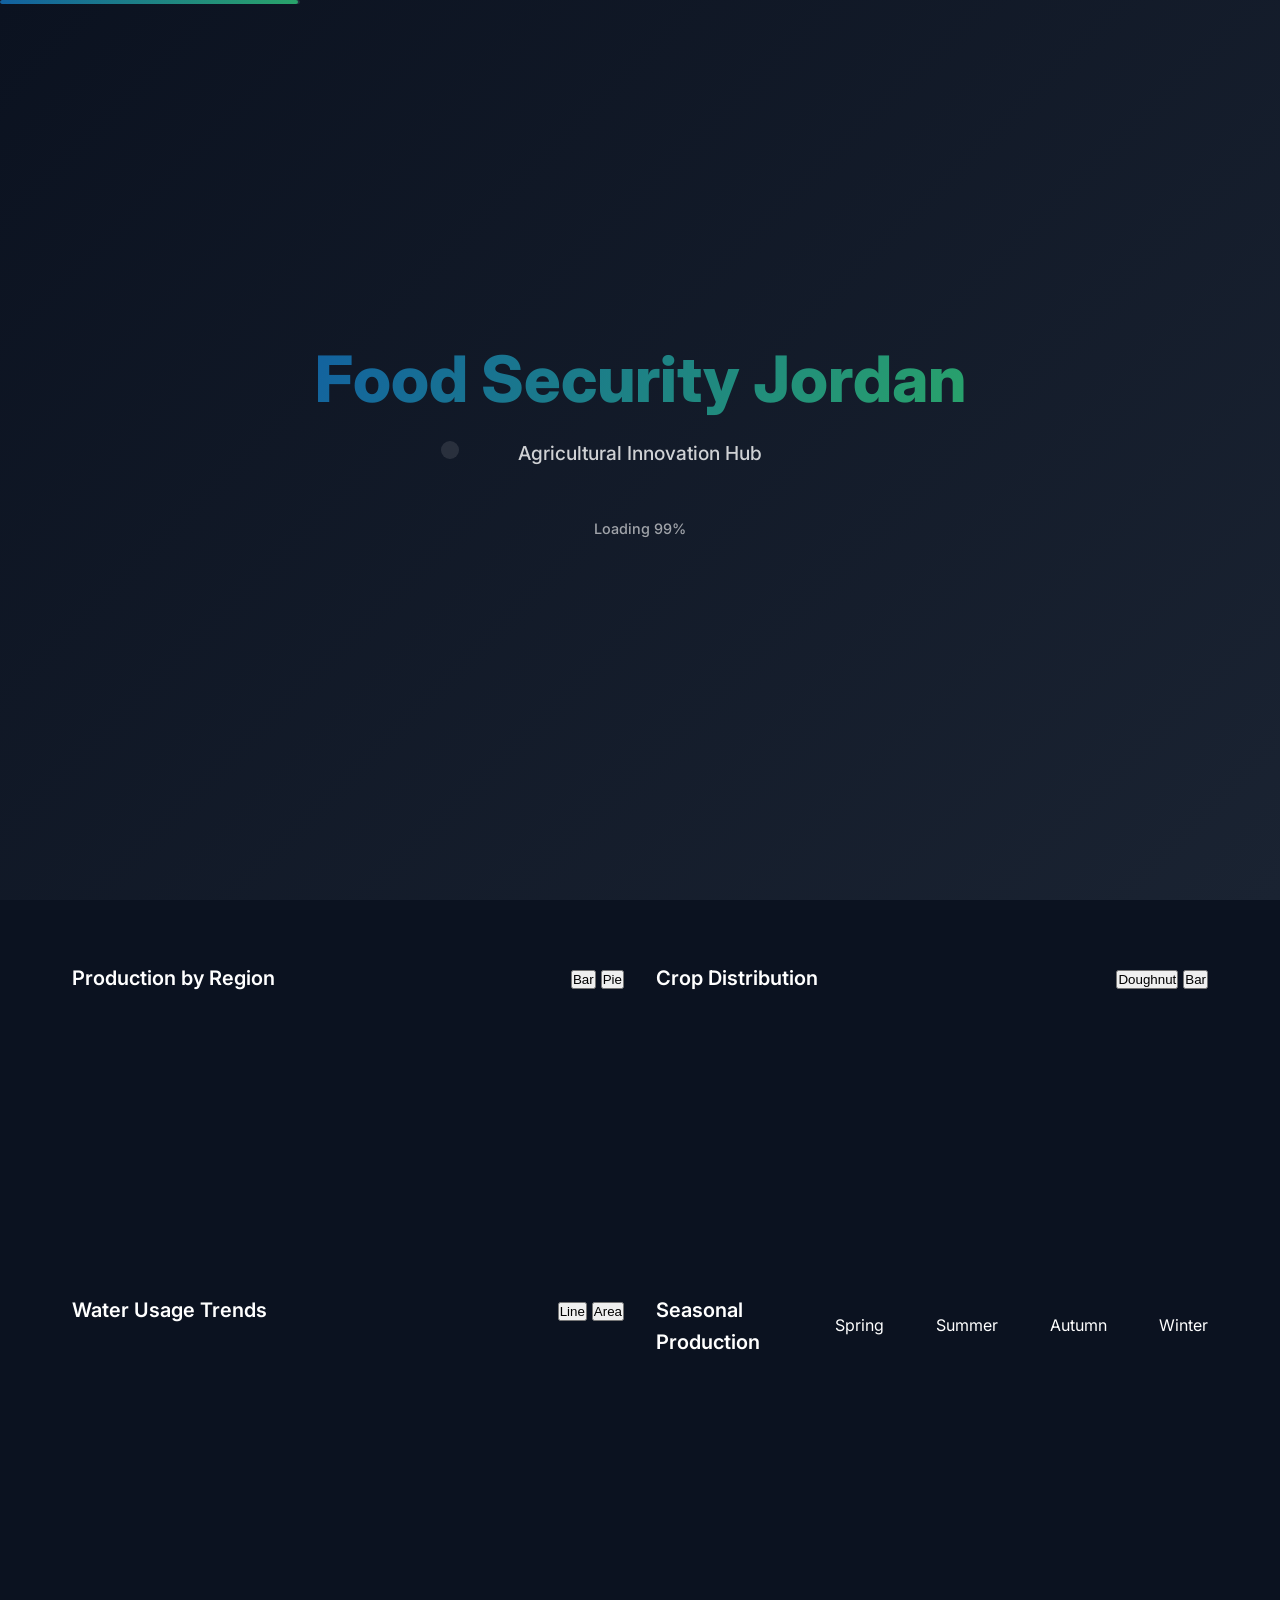
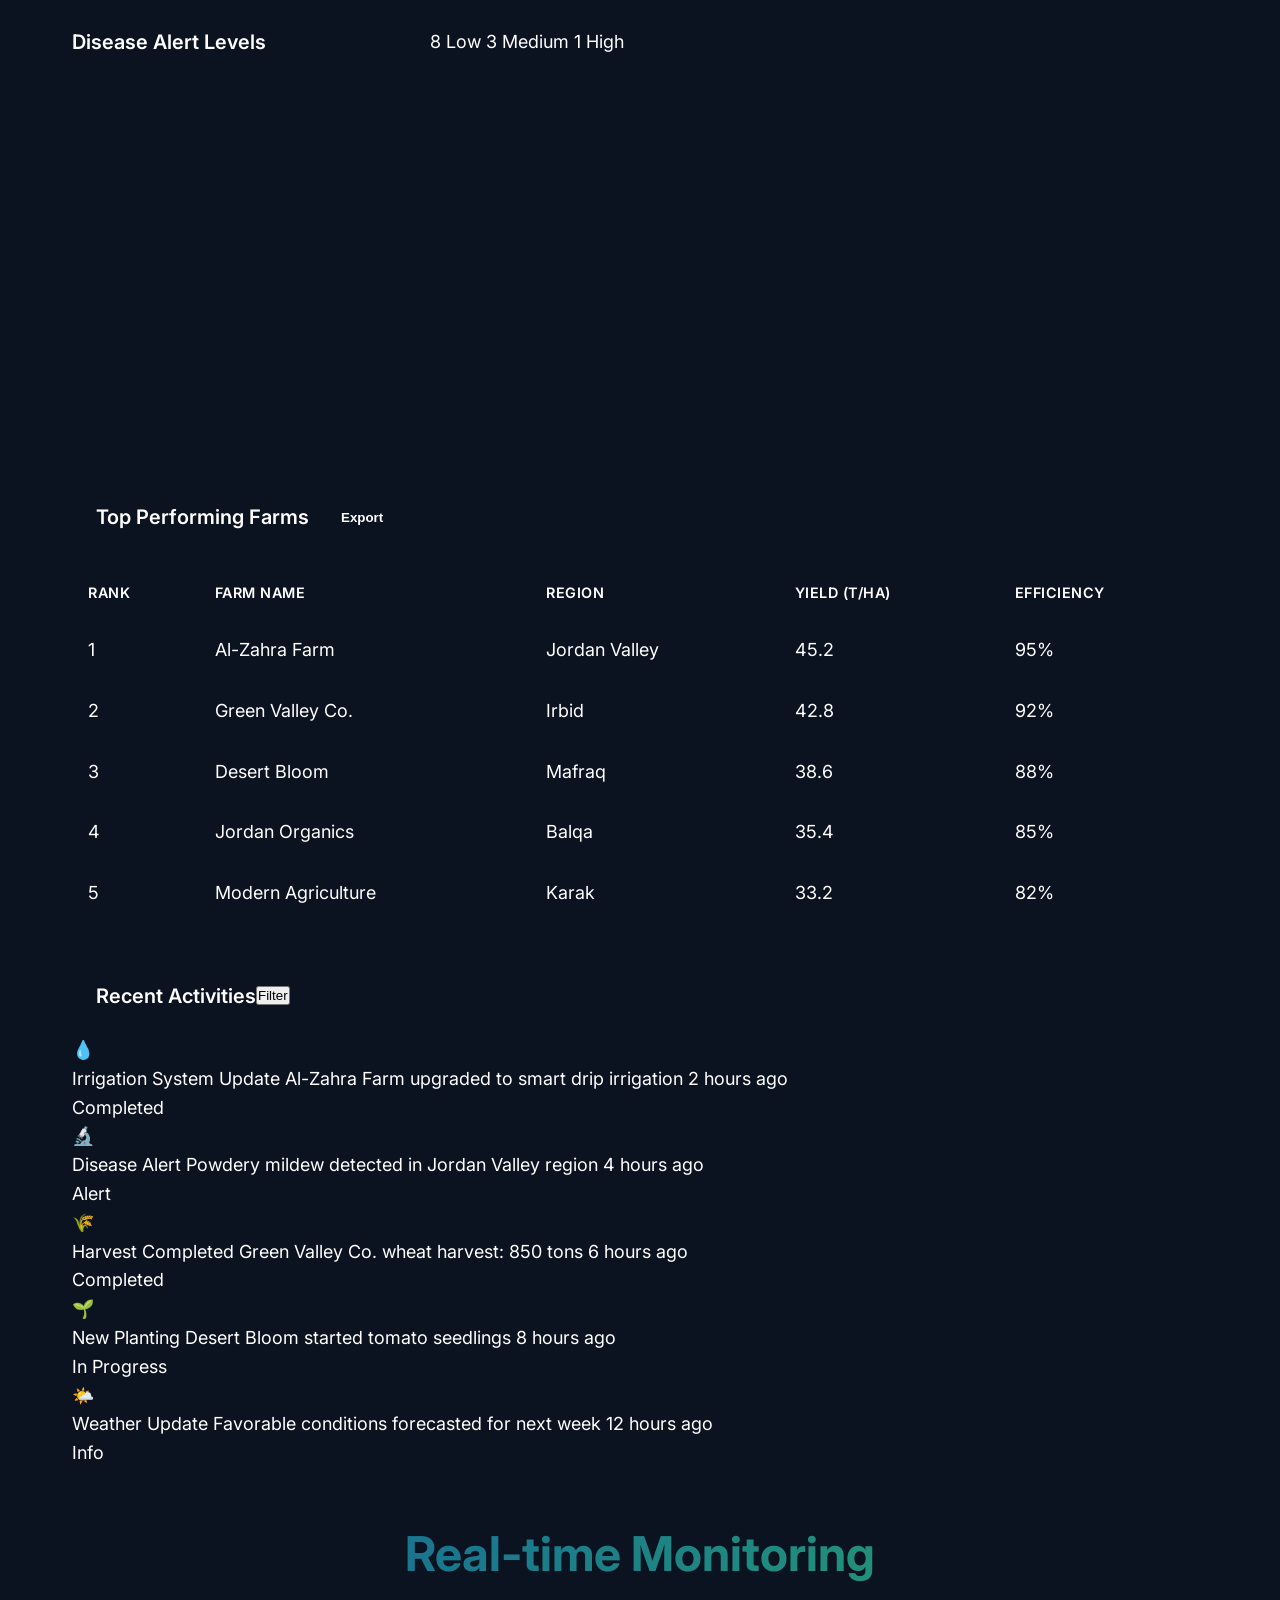
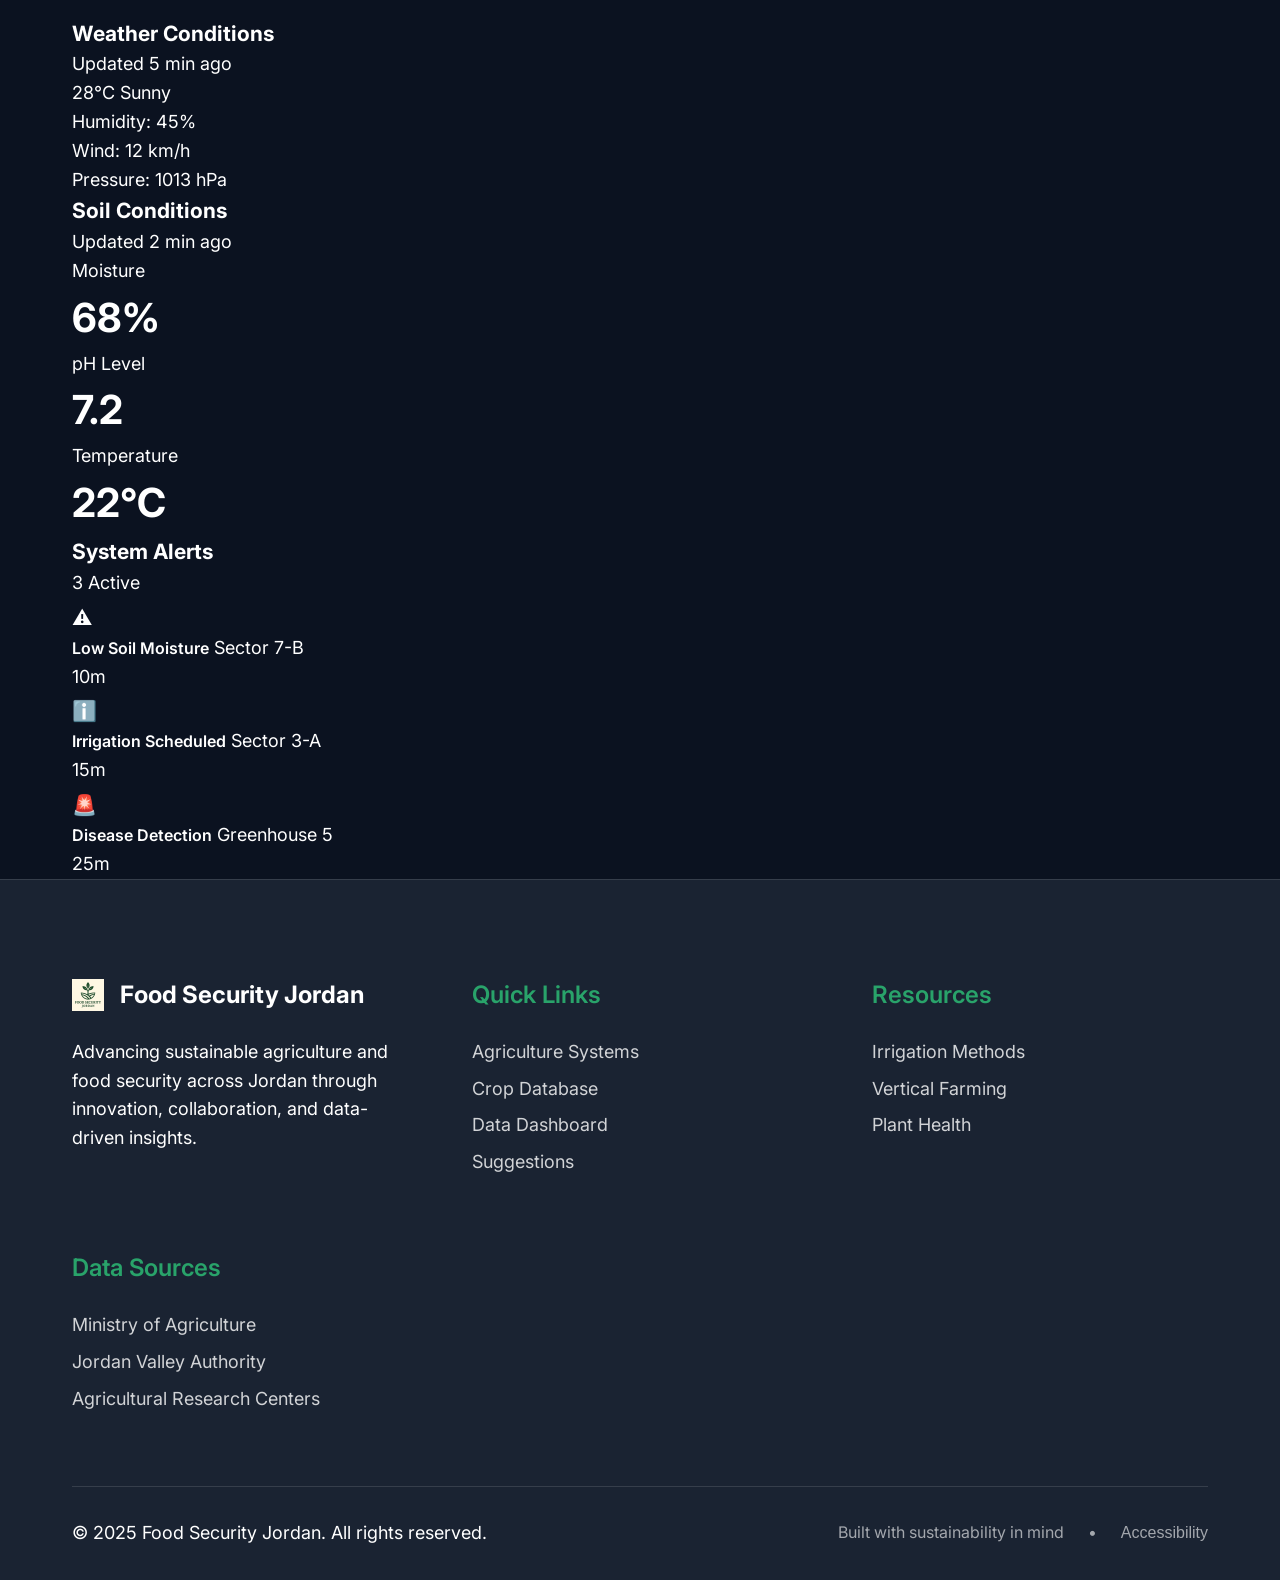
<file: dashboard.html>
<!DOCTYPE html>
<html lang="en">
<head>
    <meta charset="UTF-8">
    <meta name="viewport" content="width=device-width, initial-scale=1.0">
    <title>Dashboard - Food Security Jordan</title>
    <link rel="preconnect" href="https://fonts.googleapis.com">
    <link rel="preconnect" href="https://fonts.gstatic.com" crossorigin>
    <link href="https://fonts.googleapis.com/css2?family=Inter:wght@400;600&display=swap" rel="stylesheet">
    <link rel="stylesheet" href="assets/css/styles.css">
    <link rel="stylesheet" href="assets/css/dashboard.css">
    <meta name="description" content="Real-time analytics, trends, and insights for informed agricultural decision-making">
    <meta name="theme-color" content="#226646">
    <link rel="icon" type="image/svg+xml" href="assets/img/ChatGPT Image Sep 27, 2025, 02_25_21 PM.png">
</head>
<body>
    <!-- Main Header -->
    <header class="header" role="banner">
        <div class="container">
            <nav class="nav" role="navigation" aria-label="Main navigation">
                <a href="index.html" class="nav-brand" aria-label="Food Security Jordan - Home">
                    <img src="assets/img/ChatGPT Image Sep 27, 2025, 02_25_21 PM.png" alt="" width="40" height="40" aria-hidden="true">
                    <span>Food Security Jordan</span>
                </a>
                
                <button class="nav-toggle" aria-label="Toggle navigation menu" aria-expanded="false">
                    <span class="nav-toggle-line"></span>
                    <span class="nav-toggle-line"></span>
                    <span class="nav-toggle-line"></span>
                </button>

                <ul class="nav-links" role="menubar">
                    <li role="none"><a href="index.html" class="nav-link" role="menuitem">Home</a></li>
                    <li role="none"><a href="agriculture.html" class="nav-link" role="menuitem">Agriculture</a></li>
                    <li role="none"><a href="irrigation.html" class="nav-link" role="menuitem">Irrigation</a></li>
                    <li role="none"><a href="crops.html" class="nav-link" role="menuitem">Crops</a></li>
                    <li role="none"><a href="vertical.html" class="nav-link" role="menuitem">Vertical Farming</a></li>
                    <li role="none"><a href="diseases.html" class="nav-link" role="menuitem">Plant Health</a></li>
                    <li role="none"><a href="dashboard.html" class="nav-link active" role="menuitem" aria-current="page">Dashboard</a></li>
                    <li role="none"><a href="suggestions.html" class="nav-link" role="menuitem">Suggestions</a></li>
                </ul>
                
                <button class="theme-toggle" aria-label="Toggle dark mode" title="Switch theme">
                    <span class="theme-icon theme-icon-light">☀️</span>
                    <span class="theme-icon theme-icon-dark">🌙</span>
                </button>
            </nav>
        </div>
    </header>

    <!-- Scroll Progress Bar -->
    <div class="progress-bar" role="progressbar" aria-label="Page scroll progress">
        <div class="progress-fill"></div>
    </div>

    <!-- Main Content -->
    <main role="main" id="main">
        <!-- Dashboard Header -->
        <section class="dashboard-header">
            <div class="container">
                <div class="header-content">
                    <div class="header-text">
                        <h1>Agricultural Dashboard</h1>
                        <p>Real-time insights and analytics for Jordan's agricultural sector</p>
                    </div>
                    <div class="header-filters">
                        <select class="filter-select" id="regionFilter">
                            <option value="all">All Regions</option>
                            <option value="jordan-valley">Jordan Valley</option>
                            <option value="highlands">Highlands</option>
                            <option value="desert">Desert Regions</option>
                        </select>
                        <select class="filter-select" id="timeFilter">
                            <option value="7d">Last 7 Days</option>
                            <option value="30d">Last 30 Days</option>
                            <option value="90d">Last 3 Months</option>
                            <option value="1y">Last Year</option>
                        </select>
                        <button class="refresh-btn" id="refreshData">
                            <span class="refresh-icon">🔄</span>
                            Refresh
                        </button>
                    </div>
                </div>
            </div>
        </section>

        <!-- Key Metrics -->
        <section class="key-metrics">
            <div class="container">
                <div class="metrics-grid">
                    <div class="metric-card production">
                        <div class="metric-header">
                            <h3>Total Production</h3>
                            <span class="metric-trend up">+5.2%</span>
                        </div>
                        <div class="metric-value">
                            <span class="value" id="totalProduction">2,847,000</span>
                            <span class="unit">tons</span>
                        </div>
                        <div class="metric-chart">
                            <canvas id="productionChart" width="200" height="60"></canvas>
                        </div>
                    </div>

                    <div class="metric-card water">
                        <div class="metric-header">
                            <h3>Water Usage</h3>
                            <span class="metric-trend down">-12.1%</span>
                        </div>
                        <div class="metric-value">
                            <span class="value" id="waterUsage">145.7</span>
                            <span class="unit">million m³</span>
                        </div>
                        <div class="metric-chart">
                            <canvas id="waterChart" width="200" height="60"></canvas>
                        </div>
                    </div>

                    <div class="metric-card efficiency">
                        <div class="metric-header">
                            <h3>Efficiency Rate</h3>
                            <span class="metric-trend up">+8.4%</span>
                        </div>
                        <div class="metric-value">
                            <span class="value" id="efficiencyRate">78.3</span>
                            <span class="unit">%</span>
                        </div>
                        <div class="metric-chart">
                            <canvas id="efficiencyChart" width="200" height="60"></canvas>
                        </div>
                    </div>

                    <div class="metric-card farms">
                        <div class="metric-header">
                            <h3>Active Farms</h3>
                            <span class="metric-trend up">+2.8%</span>
                        </div>
                        <div class="metric-value">
                            <span class="value" id="activeFarms">12,450</span>
                            <span class="unit">farms</span>
                        </div>
                        <div class="metric-chart">
                            <canvas id="farmsChart" width="200" height="60"></canvas>
                        </div>
                    </div>
                </div>
            </div>
        </section>

        <!-- Charts Section -->
        <section class="charts-section">
            <div class="container">
                <div class="charts-grid">
                    <!-- Production by Region Chart -->
                    <div class="chart-container">
                        <div class="chart-header">
                            <h3>Production by Region</h3>
                            <div class="chart-controls">
                                <button class="chart-btn active" data-chart="production" data-type="bar">Bar</button>
                                <button class="chart-btn" data-chart="production" data-type="pie">Pie</button>
                            </div>
                        </div>
                        <div class="chart-content">
                            <canvas id="regionProductionChart" width="400" height="300"></canvas>
                        </div>
                    </div>

                    <!-- Crop Types Distribution -->
                    <div class="chart-container">
                        <div class="chart-header">
                            <h3>Crop Distribution</h3>
                            <div class="chart-controls">
                                <button class="chart-btn active" data-chart="crops" data-type="doughnut">Doughnut</button>
                                <button class="chart-btn" data-chart="crops" data-type="bar">Bar</button>
                            </div>
                        </div>
                        <div class="chart-content">
                            <canvas id="cropDistributionChart" width="400" height="300"></canvas>
                        </div>
                    </div>

                    <!-- Water Usage Trends -->
                    <div class="chart-container span-2">
                        <div class="chart-header">
                            <h3>Water Usage Trends</h3>
                            <div class="chart-controls">
                                <button class="chart-btn active" data-chart="water" data-type="line">Line</button>
                                <button class="chart-btn" data-chart="water" data-type="area">Area</button>
                            </div>
                        </div>
                        <div class="chart-content">
                            <canvas id="waterTrendsChart" width="800" height="300"></canvas>
                        </div>
                    </div>

                    <!-- Seasonal Production -->
                    <div class="chart-container">
                        <div class="chart-header">
                            <h3>Seasonal Production</h3>
                            <div class="chart-legend">
                                <span class="legend-item">
                                    <span class="legend-color spring"></span>
                                    Spring
                                </span>
                                <span class="legend-item">
                                    <span class="legend-color summer"></span>
                                    Summer
                                </span>
                                <span class="legend-item">
                                    <span class="legend-color autumn"></span>
                                    Autumn
                                </span>
                                <span class="legend-item">
                                    <span class="legend-color winter"></span>
                                    Winter
                                </span>
                            </div>
                        </div>
                        <div class="chart-content">
                            <canvas id="seasonalChart" width="400" height="300"></canvas>
                        </div>
                    </div>

                    <!-- Disease Alerts -->
                    <div class="chart-container">
                        <div class="chart-header">
                            <h3>Disease Alert Levels</h3>
                            <div class="alert-summary">
                                <span class="alert-count low">8 Low</span>
                                <span class="alert-count medium">3 Medium</span>
                                <span class="alert-count high">1 High</span>
                            </div>
                        </div>
                        <div class="chart-content">
                            <canvas id="diseaseAlertsChart" width="400" height="300"></canvas>
                        </div>
                    </div>
                </div>
            </div>
        </section>

        <!-- Data Tables -->
        <section class="data-tables">
            <div class="container">
                <div class="tables-grid">
                    <!-- Top Performing Farms -->
                    <div class="table-container">
                        <div class="table-header">
                            <h3>Top Performing Farms</h3>
                            <button class="export-btn">Export</button>
                        </div>
                        <div class="table-content">
                            <table class="data-table" id="topFarmsTable">
                                <thead>
                                    <tr>
                                        <th>Rank</th>
                                        <th>Farm Name</th>
                                        <th>Region</th>
                                        <th>Yield (t/ha)</th>
                                        <th>Efficiency</th>
                                    </tr>
                                </thead>
                                <tbody>
                                    <tr>
                                        <td>1</td>
                                        <td>Al-Zahra Farm</td>
                                        <td>Jordan Valley</td>
                                        <td>45.2</td>
                                        <td class="efficiency high">95%</td>
                                    </tr>
                                    <tr>
                                        <td>2</td>
                                        <td>Green Valley Co.</td>
                                        <td>Irbid</td>
                                        <td>42.8</td>
                                        <td class="efficiency high">92%</td>
                                    </tr>
                                    <tr>
                                        <td>3</td>
                                        <td>Desert Bloom</td>
                                        <td>Mafraq</td>
                                        <td>38.6</td>
                                        <td class="efficiency medium">88%</td>
                                    </tr>
                                    <tr>
                                        <td>4</td>
                                        <td>Jordan Organics</td>
                                        <td>Balqa</td>
                                        <td>35.4</td>
                                        <td class="efficiency medium">85%</td>
                                    </tr>
                                    <tr>
                                        <td>5</td>
                                        <td>Modern Agriculture</td>
                                        <td>Karak</td>
                                        <td>33.2</td>
                                        <td class="efficiency medium">82%</td>
                                    </tr>
                                </tbody>
                            </table>
                        </div>
                    </div>

                    <!-- Recent Activities -->
                    <div class="table-container">
                        <div class="table-header">
                            <h3>Recent Activities</h3>
                            <button class="filter-btn" id="activityFilter">Filter</button>
                        </div>
                        <div class="table-content">
                            <div class="activity-list" id="activityList">
                                <div class="activity-item">
                                    <div class="activity-icon irrigation">💧</div>
                                    <div class="activity-content">
                                        <span class="activity-title">Irrigation System Update</span>
                                        <span class="activity-description">Al-Zahra Farm upgraded to smart drip irrigation</span>
                                        <span class="activity-time">2 hours ago</span>
                                    </div>
                                    <span class="activity-status success">Completed</span>
                                </div>
                                <div class="activity-item">
                                    <div class="activity-icon disease">🔬</div>
                                    <div class="activity-content">
                                        <span class="activity-title">Disease Alert</span>
                                        <span class="activity-description">Powdery mildew detected in Jordan Valley region</span>
                                        <span class="activity-time">4 hours ago</span>
                                    </div>
                                    <span class="activity-status warning">Alert</span>
                                </div>
                                <div class="activity-item">
                                    <div class="activity-icon harvest">🌾</div>
                                    <div class="activity-content">
                                        <span class="activity-title">Harvest Completed</span>
                                        <span class="activity-description">Green Valley Co. wheat harvest: 850 tons</span>
                                        <span class="activity-time">6 hours ago</span>
                                    </div>
                                    <span class="activity-status success">Completed</span>
                                </div>
                                <div class="activity-item">
                                    <div class="activity-icon planting">🌱</div>
                                    <div class="activity-content">
                                        <span class="activity-title">New Planting</span>
                                        <span class="activity-description">Desert Bloom started tomato seedlings</span>
                                        <span class="activity-time">8 hours ago</span>
                                    </div>
                                    <span class="activity-status in-progress">In Progress</span>
                                </div>
                                <div class="activity-item">
                                    <div class="activity-icon weather">🌤️</div>
                                    <div class="activity-content">
                                        <span class="activity-title">Weather Update</span>
                                        <span class="activity-description">Favorable conditions forecasted for next week</span>
                                        <span class="activity-time">12 hours ago</span>
                                    </div>
                                    <span class="activity-status info">Info</span>
                                </div>
                            </div>
                        </div>
                    </div>
                </div>
            </div>
        </section>

        <!-- Real-time Monitoring -->
        <section class="realtime-monitoring">
            <div class="container">
                <h2 class="section-title">Real-time Monitoring</h2>
                <div class="monitoring-grid">
                    <div class="monitor-card weather">
                        <div class="monitor-header">
                            <h3>Weather Conditions</h3>
                            <span class="last-update">Updated 5 min ago</span>
                        </div>
                        <div class="weather-current">
                            <div class="weather-main">
                                <span class="temperature">28°C</span>
                                <span class="condition">Sunny</span>
                            </div>
                            <div class="weather-details">
                                <div class="weather-item">
                                    <span class="label">Humidity:</span>
                                    <span class="value">45%</span>
                                </div>
                                <div class="weather-item">
                                    <span class="label">Wind:</span>
                                    <span class="value">12 km/h</span>
                                </div>
                                <div class="weather-item">
                                    <span class="label">Pressure:</span>
                                    <span class="value">1013 hPa</span>
                                </div>
                            </div>
                        </div>
                    </div>

                    <div class="monitor-card soil">
                        <div class="monitor-header">
                            <h3>Soil Conditions</h3>
                            <span class="last-update">Updated 2 min ago</span>
                        </div>
                        <div class="soil-metrics">
                            <div class="soil-metric">
                                <span class="metric-name">Moisture</span>
                                <div class="metric-bar">
                                    <div class="bar-fill" style="width: 68%"></div>
                                </div>
                                <span class="metric-value">68%</span>
                            </div>
                            <div class="soil-metric">
                                <span class="metric-name">pH Level</span>
                                <div class="metric-bar">
                                    <div class="bar-fill" style="width: 72%"></div>
                                </div>
                                <span class="metric-value">7.2</span>
                            </div>
                            <div class="soil-metric">
                                <span class="metric-name">Temperature</span>
                                <div class="metric-bar">
                                    <div class="bar-fill" style="width: 55%"></div>
                                </div>
                                <span class="metric-value">22°C</span>
                            </div>
                        </div>
                    </div>

                    <div class="monitor-card alerts">
                        <div class="monitor-header">
                            <h3>System Alerts</h3>
                            <span class="alert-badge">3 Active</span>
                        </div>
                        <div class="alerts-list">
                            <div class="alert-item medium">
                                <div class="alert-icon">⚠️</div>
                                <div class="alert-content">
                                    <span class="alert-title">Low Soil Moisture</span>
                                    <span class="alert-location">Sector 7-B</span>
                                </div>
                                <span class="alert-time">10m</span>
                            </div>
                            <div class="alert-item low">
                                <div class="alert-icon">ℹ️</div>
                                <div class="alert-content">
                                    <span class="alert-title">Irrigation Scheduled</span>
                                    <span class="alert-location">Sector 3-A</span>
                                </div>
                                <span class="alert-time">15m</span>
                            </div>
                            <div class="alert-item high">
                                <div class="alert-icon">🚨</div>
                                <div class="alert-content">
                                    <span class="alert-title">Disease Detection</span>
                                    <span class="alert-location">Greenhouse 5</span>
                                </div>
                                <span class="alert-time">25m</span>
                            </div>
                        </div>
                    </div>
                </div>
            </div>
        </section>
    </main>

    <!-- Footer -->
    <footer class="footer" role="contentinfo">
        <div class="container">
            <div class="footer-content">
                <div class="footer-section">
                    <div class="footer-brand">
                        <img src="assets/img/ChatGPT Image Sep 27, 2025, 02_25_21 PM.png" alt="" width="32" height="32" aria-hidden="true">
                        <h3>Food Security Jordan</h3>
                    </div>
                    <p>Advancing sustainable agriculture and food security across Jordan through innovation, collaboration, and data-driven insights.</p>
                </div>
                
                <div class="footer-section">
                    <h4>Quick Links</h4>
                    <ul class="footer-links">
                        <li><a href="agriculture.html">Agriculture Systems</a></li>
                        <li><a href="crops.html">Crop Database</a></li>
                        <li><a href="dashboard.html">Data Dashboard</a></li>
                        <li><a href="suggestions.html">Suggestions</a></li>
                    </ul>
                </div>
                
                <div class="footer-section">
                    <h4>Resources</h4>
                    <ul class="footer-links">
                        <li><a href="irrigation.html">Irrigation Methods</a></li>
                        <li><a href="vertical.html">Vertical Farming</a></li>
                        <li><a href="diseases.html">Plant Health</a></li>
                    </ul>
                </div>
                
                <div class="footer-section">
                    <h4>Data Sources</h4>
                    <ul class="footer-links">
                        <li><a href="https://www.moa.gov.jo/">Ministry of Agriculture</a></li>
                        <li><a href="https://www.mwi.gov.jo/">Jordan Valley Authority</a></li>
                        <li><a href="https://www.narc.gov.jo/">Agricultural Research Centers</a></li>
                    </ul>
                </div>
            </div>
            
            <div class="footer-bottom">
                <div class="footer-bottom-content">
                    <p>&copy; 2025 Food Security Jordan. All rights reserved.</p>
                    <div class="footer-meta">
                        <span>Built with sustainability in mind</span>
                        <span>•</span>
                        <button class="footer-accessibility" aria-label="Accessibility options">Accessibility</button>
                    </div>
                </div>
            </div>
        </div>
    </footer>

    <!-- Scripts -->
    <script src="js/app.js"></script>
    <script src="js/dashboard.js"></script>

    <!-- Skip to main content link for accessibility -->
    <a href="#main" class="skip-link">Skip to main content</a>
</body>
</html>
</file>
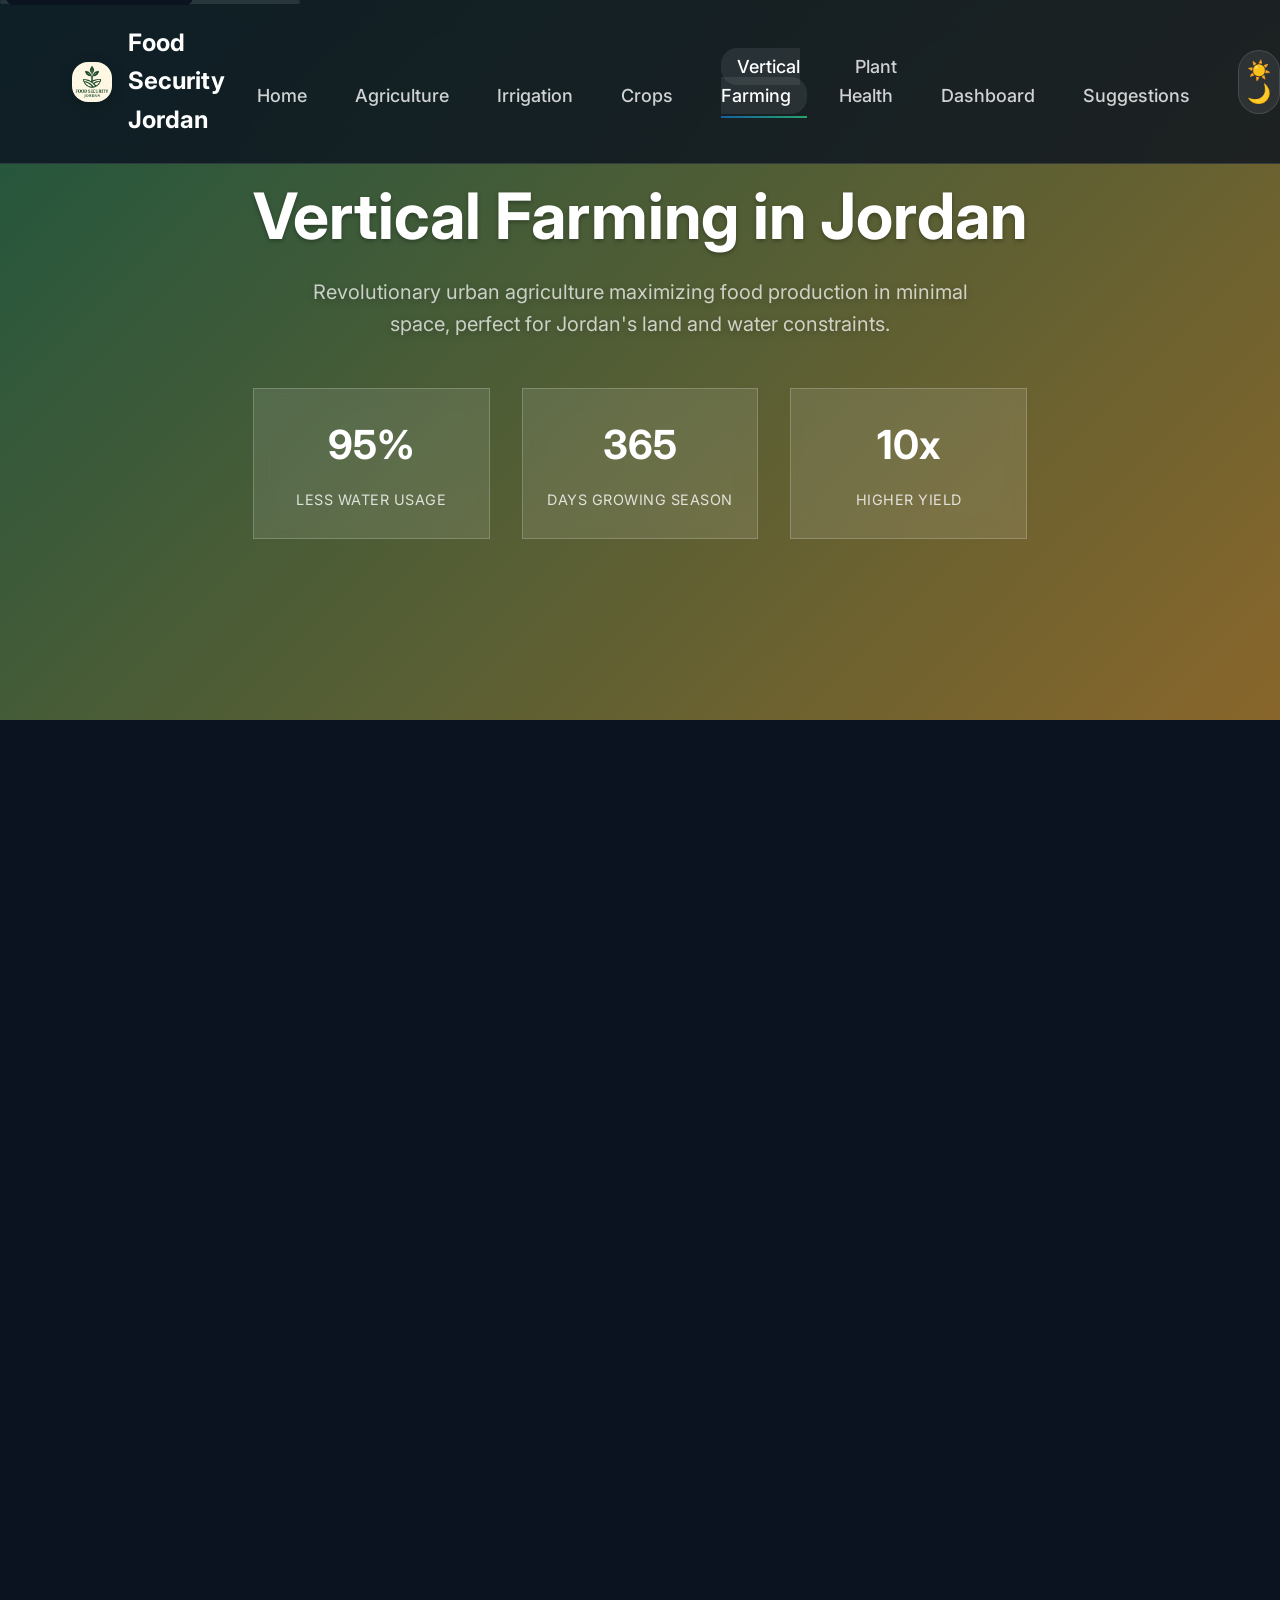
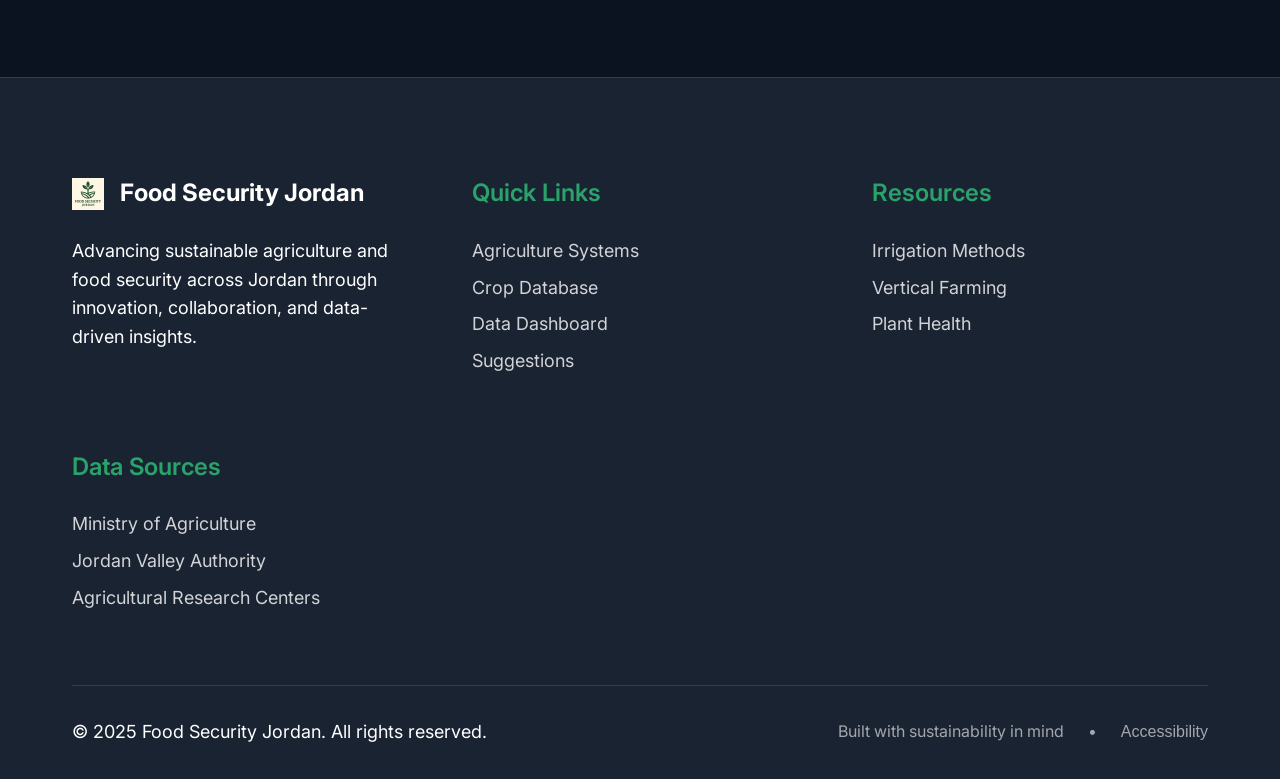
<file: vertical.html>
<!DOCTYPE html>
<html lang="en">
<head>
    <meta charset="UTF-8">
    <meta name="viewport" content="width=device-width, initial-scale=1.0">
    <title>Vertical Farming - Food Security Jordan</title>
    <link rel="preconnect" href="https://fonts.googleapis.com">
    <link rel="preconnect" href="https://fonts.gstatic.com" crossorigin>
    <link href="https://fonts.googleapis.com/css2?family=Inter:wght@400;600&display=swap" rel="stylesheet">
    <link rel="stylesheet" href="assets/css/styles.css">
    <link rel="stylesheet" href="assets/css/vertical.css">
    <meta name="description" content="Innovative urban agriculture and space-efficient farming solutions for food security">
    <meta name="theme-color" content="#226646">
    <link rel="icon" type="image/svg+xml" href="assets/img/ChatGPT Image Sep 27, 2025, 02_25_21 PM.png">
</head>
<body>
    <!-- Main Header -->
    <header class="header" role="banner">
        <div class="container">
            <nav class="nav" role="navigation" aria-label="Main navigation">
                <a href="index.html" class="nav-brand" aria-label="Food Security Jordan - Home">
                    <img src="assets/img/ChatGPT Image Sep 27, 2025, 02_25_21 PM.png" alt="" width="40" height="40" aria-hidden="true">
                    <span>Food Security Jordan</span>
                </a>
                
                <button class="nav-toggle" aria-label="Toggle navigation menu" aria-expanded="false">
                    <span class="nav-toggle-line"></span>
                    <span class="nav-toggle-line"></span>
                    <span class="nav-toggle-line"></span>
                </button>

                <ul class="nav-links" role="menubar">
                    <li role="none"><a href="index.html" class="nav-link" role="menuitem">Home</a></li>
                    <li role="none"><a href="agriculture.html" class="nav-link" role="menuitem">Agriculture</a></li>
                    <li role="none"><a href="irrigation.html" class="nav-link" role="menuitem">Irrigation</a></li>
                    <li role="none"><a href="crops.html" class="nav-link" role="menuitem">Crops</a></li>
                    <li role="none"><a href="vertical.html" class="nav-link active" role="menuitem" aria-current="page">Vertical Farming</a></li>
                    <li role="none"><a href="diseases.html" class="nav-link" role="menuitem">Plant Health</a></li>
                    <li role="none"><a href="dashboard.html" class="nav-link" role="menuitem">Dashboard</a></li>
                    <li role="none"><a href="suggestions.html" class="nav-link" role="menuitem">Suggestions</a></li>
                </ul>
                
                <button class="theme-toggle" aria-label="Toggle dark mode" title="Switch theme">
                    <span class="theme-icon theme-icon-light">☀️</span>
                    <span class="theme-icon theme-icon-dark">🌙</span>
                </button>
            </nav>
        </div>
    </header>

    <!-- Scroll Progress Bar -->
    <div class="progress-bar" role="progressbar" aria-label="Page scroll progress">
        <div class="progress-fill"></div>
    </div>

    <!-- Main Content -->
    <main role="main" id="main">
        <!-- Hero Section -->
        <section class="vertical-hero">
            <div class="hero-background">
                <div class="hero-overlay"></div>
            </div>
            <div class="container">
                <div class="hero-content">
                    <h1 class="hero-title">
                        Vertical Farming in 
                        <span class="highlight">Jordan</span>
                    </h1>
                    <p class="hero-subtitle">
                        Revolutionary urban agriculture maximizing food production in minimal space, 
                        perfect for Jordan's land and water constraints.
                    </p>
                    <div class="vertical-metrics">
                        <div class="metric-card">
                            <span class="metric-number">95%</span>
                            <span class="metric-label">Less Water Usage</span>
                        </div>
                        <div class="metric-card">
                            <span class="metric-number">365</span>
                            <span class="metric-label">Days Growing Season</span>
                        </div>
                        <div class="metric-card">
                            <span class="metric-number">10x</span>
                            <span class="metric-label">Higher Yield</span>
                        </div>
                    </div>
                </div>
            </div>
        </section>

        <!-- Benefits Section -->
        <section class="vertical-benefits track">
            <div class="container">
                <h2 class="section-title">Why Vertical Farming for Jordan?</h2>
                <p class="section-subtitle">
                    Addressing key challenges of traditional agriculture in arid environments
                </p>
                
                <div class="benefits-grid">
                    <div class="benefit-card water">
                        <div class="benefit-icon">💧</div>
                        <h3>Water Efficiency</h3>
                        <p>Closed-loop hydroponic systems use 95% less water than traditional farming through precise nutrient delivery and water recycling.</p>
                        <div class="benefit-stat">
                            <span class="stat-number">95%</span>
                            <span class="stat-text">Water Savings</span>
                        </div>
                    </div>

                    <div class="benefit-card space">
                        <div class="benefit-icon">🏢</div>
                        <h3>Space Optimization</h3>
                        <p>Vertical stacking allows 10x more food production per square meter, ideal for Jordan's limited arable land.</p>
                        <div class="benefit-stat">
                            <span class="stat-number">10x</span>
                            <span class="stat-text">More Productive</span>
                        </div>
                    </div>

                    <div class="benefit-card climate">
                        <div class="benefit-icon">🌡️</div>
                        <h3>Climate Control</h3>
                        <p>Controlled environment eliminates weather dependency and extends growing seasons to 365 days per year.</p>
                        <div class="benefit-stat">
                            <span class="stat-number">365</span>
                            <span class="stat-text">Days Growing</span>
                        </div>
                    </div>

                    <div class="benefit-card quality">
                        <div class="benefit-icon">🌿</div>
                        <h3>Premium Quality</h3>
                        <p>Pesticide-free growing environment produces cleaner, healthier crops with consistent quality and nutrition.</p>
                        <div class="benefit-stat">
                            <span class="stat-number">0</span>
                            <span class="stat-text">Pesticides Used</span>
                        </div>
                    </div>
                </div>
            </div>
        </section>

        <!-- Technology Systems -->
        <section class="vertical-systems track">
            <div class="container">
                <h2 class="section-title">Vertical Farming Systems</h2>
                <p class="section-subtitle">
                    Advanced growing technologies adapted for Jordan's urban environments
                </p>

                <div class="systems-tabs">
                    <button class="tab-btn active" data-tab="hydroponic">Hydroponic</button>
                    <button class="tab-btn" data-tab="aeroponic">Aeroponic</button>
                    <button class="tab-btn" data-tab="aquaponic">Aquaponic</button>
                    <button class="tab-btn" data-tab="led">LED Growing</button>
                </div>

                <div class="systems-content">
                    <div class="system-panel active" id="hydroponic">
                        <div class="system-layout">
                            <div class="system-info">
                                <h3>Hydroponic Systems</h3>
                                <p>Plants grow in nutrient-rich water solutions without soil, providing precise control over plant nutrition and growth conditions.</p>
                                
                                <div class="system-features">
                                    <div class="feature-item">
                                        <span class="feature-icon">🔬</span>
                                        <div class="feature-content">
                                            <h4>Nutrient Control</h4>
                                            <p>Precise delivery of macro and micronutrients</p>
                                        </div>
                                    </div>
                                    <div class="feature-item">
                                        <span class="feature-icon">💧</span>
                                        <div class="feature-content">
                                            <h4>Water Recycling</h4>
                                            <p>Closed-loop system minimizes water waste</p>
                                        </div>
                                    </div>
                                    <div class="feature-item">
                                        <span class="feature-icon">📈</span>
                                        <div class="feature-content">
                                            <h4>Faster Growth</h4>
                                            <p>30-50% faster than traditional soil farming</p>
                                        </div>
                                    </div>
                                </div>

                                <div class="system-crops">
                                    <h4>Best Crops</h4>
                                    <div class="crop-tags">
                                        <span class="crop-tag">Leafy Greens</span>
                                        <span class="crop-tag">Herbs</span>
                                        <span class="crop-tag">Tomatoes</span>
                                        <span class="crop-tag">Peppers</span>
                                        <span class="crop-tag">Strawberries</span>
                                    </div>
                                </div>
                            </div>
                            <div class="system-visual">
                                <div class="hydroponic-diagram">
                                    <div class="water-reservoir"></div>
                                    <div class="growing-towers"></div>
                                    <div class="nutrient-flow"></div>
                                </div>
                            </div>
                        </div>
                    </div>

                    <div class="system-panel" id="aeroponic">
                        <div class="system-layout">
                            <div class="system-info">
                                <h3>Aeroponic Systems</h3>
                                <p>Plant roots are suspended in air and misted with nutrient solutions, providing maximum oxygen exposure and nutrient absorption.</p>
                                
                                <div class="system-features">
                                    <div class="feature-item">
                                        <span class="feature-icon">💨</span>
                                        <div class="feature-content">
                                            <h4>Root Oxygenation</h4>
                                            <p>Maximum oxygen exposure for faster growth</p>
                                        </div>
                                    </div>
                                    <div class="feature-item">
                                        <span class="feature-icon">🎯</span>
                                        <div class="feature-content">
                                            <h4>Precision Misting</h4>
                                            <p>Exact nutrient delivery to root zones</p>
                                        </div>
                                    </div>
                                    <div class="feature-item">
                                        <span class="feature-icon">⚡</span>
                                        <div class="feature-content">
                                            <h4>Rapid Growth</h4>
                                            <p>Up to 50% faster than hydroponic systems</p>
                                        </div>
                                    </div>
                                </div>

                                <div class="system-crops">
                                    <h4>Best Crops</h4>
                                    <div class="crop-tags">
                                        <span class="crop-tag">Lettuce</span>
                                        <span class="crop-tag">Spinach</span>
                                        <span class="crop-tag">Basil</span>
                                        <span class="crop-tag">Kale</span>
                                    </div>
                                </div>
                            </div>
                            <div class="system-visual">
                                <div class="aeroponic-diagram">
                                    <div class="misting-system"></div>
                                    <div class="suspended-roots"></div>
                                    <div class="air-circulation"></div>
                                </div>
                            </div>
                        </div>
                    </div>

                    <div class="system-panel" id="aquaponic">
                        <div class="system-layout">
                            <div class="system-info">
                                <h3>Aquaponic Systems</h3>
                                <p>Combines fish farming with plant cultivation, creating a symbiotic ecosystem where fish waste provides nutrients for plants.</p>
                                
                                <div class="system-features">
                                    <div class="feature-item">
                                        <span class="feature-icon">🐟</span>
                                        <div class="feature-content">
                                            <h4>Dual Production</h4>
                                            <p>Simultaneous fish and vegetable farming</p>
                                        </div>
                                    </div>
                                    <div class="feature-item">
                                        <span class="feature-icon">♻️</span>
                                        <div class="feature-content">
                                            <h4>Natural Cycle</h4>
                                            <p>Fish waste becomes plant fertilizer</p>
                                        </div>
                                    </div>
                                    <div class="feature-item">
                                        <span class="feature-icon">🌱</span>
                                        <div class="feature-content">
                                            <h4>Organic Growing</h4>
                                            <p>No synthetic fertilizers needed</p>
                                        </div>
                                    </div>
                                </div>

                                <div class="system-crops">
                                    <h4>Best Crops</h4>
                                    <div class="crop-tags">
                                        <span class="crop-tag">Lettuce</span>
                                        <span class="crop-tag">Tomatoes</span>
                                        <span class="crop-tag">Cucumbers</span>
                                        <span class="crop-tag">Tilapia Fish</span>
                                    </div>
                                </div>
                            </div>
                            <div class="system-visual">
                                <div class="aquaponic-diagram">
                                    <div class="fish-tank"></div>
                                    <div class="grow-beds"></div>
                                    <div class="water-cycle"></div>
                                </div>
                            </div>
                        </div>
                    </div>

                    <div class="system-panel" id="led">
                        <div class="system-layout">
                            <div class="system-info">
                                <h3>LED Growing Systems</h3>
                                <p>Full-spectrum LED lighting provides optimal light conditions for plant growth while consuming 75% less energy than traditional lighting.</p>
                                
                                <div class="system-features">
                                    <div class="feature-item">
                                        <span class="feature-icon">💡</span>
                                        <div class="feature-content">
                                            <h4>Full Spectrum</h4>
                                            <p>Customized light wavelengths for each growth stage</p>
                                        </div>
                                    </div>
                                    <div class="feature-item">
                                        <span class="feature-icon">⚡</span>
                                        <div class="feature-content">
                                            <h4>Energy Efficient</h4>
                                            <p>75% less energy than fluorescent lights</p>
                                        </div>
                                    </div>
                                    <div class="feature-item">
                                        <span class="feature-icon">🎛️</span>
                                        <div class="feature-content">
                                            <h4>Programmable</h4>
                                            <p>Automated light cycles and intensity control</p>
                                        </div>
                                    </div>
                                </div>

                                <div class="system-crops">
                                    <h4>Best Applications</h4>
                                    <div class="crop-tags">
                                        <span class="crop-tag">Seedlings</span>
                                        <span class="crop-tag">Microgreens</span>
                                        <span class="crop-tag">Herbs</span>
                                        <span class="crop-tag">Flowering Plants</span>
                                    </div>
                                </div>
                            </div>
                            <div class="system-visual">
                                <div class="led-diagram">
                                    <div class="led-panels"></div>
                                    <div class="growing-racks"></div>
                                    <div class="light-spectrum"></div>
                                </div>
                            </div>
                        </div>
                    </div>
                </div>
            </div>
        </section>

        <!-- Jordan Projects -->
        <section class="jordan-projects track">
            <div class="container">
                <h2 class="section-title">Vertical Farming in Jordan</h2>
                <p class="section-subtitle">
                    Current projects and success stories from across the Kingdom
                </p>

                <div class="projects-grid">
                    <div class="project-card featured">
                        <div class="project-header">
                            <img src="assets/img/jordan-valley-close-up-6-1536539.jpg" alt="Amman Vertical Farm" loading="lazy">
                            <div class="project-status">Operating</div>
                        </div>
                        <div class="project-content">
                            <h3>Amman Urban Farm</h3>
                            <p class="project-location">West Amman, Jordan</p>
                            <p class="project-description">
                                Jordan's first commercial vertical farm producing 2 tons of leafy greens monthly using 90% less water than traditional farming.
                            </p>
                            <div class="project-stats">
                                <div class="stat">
                                    <span class="stat-value">2,000</span>
                                    <span class="stat-unit">m² facility</span>
                                </div>
                                <div class="stat">
                                    <span class="stat-value">24</span>
                                    <span class="stat-unit">tons/year</span>
                                </div>
                                <div class="stat">
                                    <span class="stat-value">90%</span>
                                    <span class="stat-unit">water savings</span>
                                </div>
                            </div>
                            <div class="project-tech">
                                <span class="tech-badge">Hydroponic</span>
                                <span class="tech-badge">LED Lighting</span>
                                <span class="tech-badge">Climate Control</span>
                            </div>
                        </div>
                    </div>

                    <div class="project-card">
                        <div class="project-header">
                            <img src="assets/img/jordan-valley-close-up-6-1536539.jpg" alt="JUST Research Farm" loading="lazy">
                            <div class="project-status">Research</div>
                        </div>
                        <div class="project-content">
                            <h3>JUST Research Center</h3>
                            <p class="project-location">Irbid, Jordan</p>
                            <p class="project-description">
                                University research facility testing aeroponic systems for optimal crop varieties and growing conditions in Jordan's climate.
                            </p>
                            <div class="project-stats">
                                <div class="stat">
                                    <span class="stat-value">500</span>
                                    <span class="stat-unit">m² research</span>
                                </div>
                                <div class="stat">
                                    <span class="stat-value">12</span>
                                    <span class="stat-unit">crop varieties</span>
                                </div>
                                <div class="stat">
                                    <span class="stat-value">50%</span>
                                    <span class="stat-unit">faster growth</span>
                                </div>
                            </div>
                            <div class="project-tech">
                                <span class="tech-badge">Aeroponic</span>
                                <span class="tech-badge">Research</span>
                                <span class="tech-badge">Data Analytics</span>
                            </div>
                        </div>
                    </div>

                    <div class="project-card">
                        <div class="project-header">
                            <img src="assets/img/jordan-valley-close-up-6-1536539.jpg" alt="Aqaba Aquaponics" loading="lazy">
                            <div class="project-status">Pilot</div>
                        </div>
                        <div class="project-content">
                            <h3>Aqaba Aquaponics Hub</h3>
                            <p class="project-location">Aqaba, Jordan</p>
                            <p class="project-description">
                                Pilot aquaponic system combining tilapia fish farming with vegetable production, demonstrating sustainable protein and produce cultivation.
                            </p>
                            <div class="project-stats">
                                <div class="stat">
                                    <span class="stat-value">300</span>
                                    <span class="stat-unit">m² pilot</span>
                                </div>
                                <div class="stat">
                                    <span class="stat-value">1,000</span>
                                    <span class="stat-unit">fish capacity</span>
                                </div>
                                <div class="stat">
                                    <span class="stat-value">85%</span>
                                    <span class="stat-unit">water efficiency</span>
                                </div>
                            </div>
                            <div class="project-tech">
                                <span class="tech-badge">Aquaponic</span>
                                <span class="tech-badge">Fish Farming</span>
                                <span class="tech-badge">Dual Production</span>
                            </div>
                        </div>
                    </div>
                </div>
            </div>
        </section>

        <!-- Getting Started Section -->
        <section class="getting-started track">
            <div class="container">
                <h2 class="section-title">Start Your Vertical Farm</h2>
                <p class="section-subtitle">
                    Step-by-step guide to implementing vertical farming in Jordan
                </p>

                <div class="startup-options">
                    <div class="option-card home">
                        <div class="option-icon">🏠</div>
                        <h3>Home Systems</h3>
                        <p>Small-scale vertical growing for personal use</p>
                        <div class="option-details">
                            <div class="detail-item">
                                <span class="detail-label">Size:</span>
                                <span class="detail-value">1-5 m²</span>
                            </div>
                            <div class="detail-item">
                                <span class="detail-label">Investment:</span>
                                <span class="detail-value">$500-2,000</span>
                            </div>
                            <div class="detail-item">
                                <span class="detail-label">Production:</span>
                                <span class="detail-value">5-20 kg/month</span>
                            </div>
                        </div>
                        <a href="suggestions.html" class="option-btn">Get Started</a>
                    </div>

                    <div class="option-card commercial">
                        <div class="option-icon">🏭</div>
                        <h3>Commercial Farms</h3>
                        <p>Large-scale operations for market supply</p>
                        <div class="option-details">
                            <div class="detail-item">
                                <span class="detail-label">Size:</span>
                                <span class="detail-value">100-2,000 m²</span>
                            </div>
                            <div class="detail-item">
                                <span class="detail-label">Investment:</span>
                                <span class="detail-value">$50K-500K</span>
                            </div>
                            <div class="detail-item">
                                <span class="detail-label">Production:</span>
                                <span class="detail-value">1-50 tons/month</span>
                            </div>
                        </div>
                        <a href="suggestions.html" class="option-btn">Learn More</a>
                    </div>

                    <div class="option-card research">
                        <div class="option-icon">🔬</div>
                        <h3>Research Projects</h3>
                        <p>Academic and development initiatives</p>
                        <div class="option-details">
                            <div class="detail-item">
                                <span class="detail-label">Size:</span>
                                <span class="detail-value">50-500 m²</span>
                            </div>
                            <div class="detail-item">
                                <span class="detail-label">Investment:</span>
                                <span class="detail-value">$10K-100K</span>
                            </div>
                            <div class="detail-item">
                                <span class="detail-label">Focus:</span>
                                <span class="detail-value">Innovation</span>
                            </div>
                        </div>
                        <a href="suggestions.html" class="option-btn">Apply</a>
                    </div>
                </div>

                <div class="implementation-steps">
                    <h3>Implementation Process</h3>
                    <div class="steps-timeline">
                        <div class="step-item">
                            <div class="step-number">1</div>
                            <div class="step-content">
                                <h4>Planning & Design</h4>
                                <p>Site assessment, system selection, and facility design</p>
                                <span class="step-duration">2-4 weeks</span>
                            </div>
                        </div>
                        <div class="step-item">
                            <div class="step-number">2</div>
                            <div class="step-content">
                                <h4>Infrastructure Setup</h4>
                                <p>Construction, equipment installation, and system testing</p>
                                <span class="step-duration">4-8 weeks</span>
                            </div>
                        </div>
                        <div class="step-item">
                            <div class="step-number">3</div>
                            <div class="step-content">
                                <h4>Crop Establishment</h4>
                                <p>Seeding, transplanting, and initial growth monitoring</p>
                                <span class="step-duration">2-6 weeks</span>
                            </div>
                        </div>
                        <div class="step-item">
                            <div class="step-number">4</div>
                            <div class="step-content">
                                <h4>Production & Optimization</h4>
                                <p>Harvest cycles, system optimization, and scaling</p>
                                <span class="step-duration">Ongoing</span>
                            </div>
                        </div>
                    </div>
                </div>
            </div>
        </section>

        <!-- ROI Calculator Section -->
        <section class="roi-calculator track">
            <div class="container">
                <h2 class="section-title">Vertical Farm ROI Calculator</h2>
                <p class="section-subtitle">
                    Calculate your return on investment for vertical farming projects in Jordan
                </p>

                <div class="calculator-container">
                    <div class="calculator-inputs">
                        <h3>Investment Parameters</h3>

                        <div class="input-group">
                            <label for="farmSize">Farm Size (m²)</label>
                            <input type="range" id="farmSize" min="10" max="2000" value="100" class="range-slider">
                            <div class="range-value">
                                <span id="farmSizeValue">100</span> m²
                            </div>
                        </div>

                        <div class="input-group">
                            <label for="systemType">Growing System</label>
                            <select id="systemType" class="select-input">
                                <option value="hydroponic">Hydroponic System</option>
                                <option value="aeroponic">Aeroponic System</option>
                                <option value="aquaponic">Aquaponic System</option>
                            </select>
                        </div>

                        <div class="input-group">
                            <label for="setupCost">Initial Setup Cost (JOD/m²)</label>
                            <input type="range" id="setupCost" min="200" max="1000" value="500" class="range-slider">
                            <div class="range-value">
                                <span id="setupCostValue">500</span> JOD/m²
                            </div>
                        </div>

                        <div class="input-group">
                            <label for="cropType">Primary Crop</label>
                            <select id="cropType" class="select-input">
                                <option value="leafy_greens">Leafy Greens</option>
                                <option value="herbs">Fresh Herbs</option>
                                <option value="tomatoes">Tomatoes</option>
                                <option value="strawberries">Strawberries</option>
                                <option value="microgreens">Microgreens</option>
                            </select>
                        </div>

                        <div class="input-group">
                            <label for="yieldMultiplier">Yield vs Traditional (%)</label>
                            <input type="range" id="yieldMultiplier" min="300" max="1000" value="500" class="range-slider">
                            <div class="range-value">
                                <span id="yieldMultiplierValue">500</span>%
                            </div>
                        </div>

                        <div class="input-group">
                            <label for="marketPrice">Market Price (JOD/kg)</label>
                            <input type="range" id="marketPrice" min="2" max="20" value="8" step="0.5" class="range-slider">
                            <div class="range-value">
                                <span id="marketPriceValue">8.0</span> JOD/kg
                            </div>
                        </div>

                        <div class="input-group">
                            <label for="operatingCosts">Monthly Operating Costs (%)</label>
                            <input type="range" id="operatingCosts" min="10" max="40" value="25" class="range-slider">
                            <div class="range-value">
                                <span id="operatingCostsValue">25</span>% of revenue
                            </div>
                        </div>
                    </div>

                    <div class="calculator-results">
                        <h3>Financial Projections</h3>

                        <div class="results-grid">
                            <div class="result-card primary">
                                <div class="result-icon">💰</div>
                                <div class="result-content">
                                    <h4>Total Investment</h4>
                                    <div class="result-value" id="totalInvestment">50,000 JOD</div>
                                    <p class="result-note">Initial setup cost</p>
                                </div>
                            </div>

                            <div class="result-card success">
                                <div class="result-icon">📈</div>
                                <div class="result-content">
                                    <h4>Annual Revenue</h4>
                                    <div class="result-value" id="annualRevenue">84,000 JOD</div>
                                    <p class="result-note">Projected yearly income</p>
                                </div>
                            </div>

                            <div class="result-card info">
                                <div class="result-icon">🎯</div>
                                <div class="result-content">
                                    <h4>ROI Period</h4>
                                    <div class="result-value" id="roiPeriod">1.2 years</div>
                                    <p class="result-note">Payback timeline</p>
                                </div>
                            </div>

                            <div class="result-card warning">
                                <div class="result-icon">📊</div>
                                <div class="result-content">
                                    <h4>Annual Profit</h4>
                                    <div class="result-value" id="annualProfit">63,000 JOD</div>
                                    <p class="result-note">After operating costs</p>
                                </div>
                            </div>
                        </div>

                        <div class="roi-chart-container">
                            <h4>5-Year Financial Projection</h4>
                            <canvas id="roiChart" width="400" height="200"></canvas>
                        </div>

                        <div class="yield-comparison">
                            <h4>Yield Comparison</h4>
                            <div class="comparison-bars">
                                <div class="bar-item">
                                    <span class="bar-label">Traditional Farming</span>
                                    <div class="bar-container">
                                        <div class="bar traditional" style="width: 20%"></div>
                                        <span class="bar-value" id="traditionalYield">2,000 kg/year</span>
                                    </div>
                                </div>
                                <div class="bar-item">
                                    <span class="bar-label">Vertical Farming</span>
                                    <div class="bar-container">
                                        <div class="bar vertical" style="width: 100%"></div>
                                        <span class="bar-value" id="verticalYield">10,500 kg/year</span>
                                    </div>
                                </div>
                            </div>
                        </div>

                        <div class="savings-summary">
                            <h4>Resource Savings</h4>
                            <div class="savings-grid">
                                <div class="saving-item">
                                    <span class="saving-icon">💧</span>
                                    <div class="saving-details">
                                        <span class="saving-label">Water Usage</span>
                                        <span class="saving-value">95% less</span>
                                    </div>
                                </div>
                                <div class="saving-item">
                                    <span class="saving-icon">🌱</span>
                                    <div class="saving-details">
                                        <span class="saving-label">Land Required</span>
                                        <span class="saving-value">90% less</span>
                                    </div>
                                </div>
                                <div class="saving-item">
                                    <span class="saving-icon">🚫</span>
                                    <div class="saving-details">
                                        <span class="saving-label">Pesticides</span>
                                        <span class="saving-value">100% eliminated</span>
                                    </div>
                                </div>
                                <div class="saving-item">
                                    <span class="saving-icon">📅</span>
                                    <div class="saving-details">
                                        <span class="saving-label">Growing Season</span>
                                        <span class="saving-value">365 days</span>
                                    </div>
                                </div>
                            </div>
                        </div>

                        <div class="calculator-actions">
                            <button class="btn btn-primary" id="exportROI">
                                <span class="btn-icon">📄</span>
                                Export Report
                            </button>
                            <button class="btn btn-secondary" id="resetCalculator">
                                <span class="btn-icon">🔄</span>
                                Reset Values
                            </button>
                        </div>
                    </div>
                </div>
            </div>
        </section>

        <!-- CTA Section -->
        <section class="vertical-cta track">
            <div class="container">
                <div class="cta-content">
                    <h2>Transform Urban Agriculture</h2>
                    <p>
                        Join Jordan's vertical farming revolution. Get expert consultation on implementing 
                        space-efficient growing systems for your home, business, or community.
                    </p>
                    <div class="cta-actions">
                        <a href="suggestions.html" class="btn btn-primary">
                            <span class="btn-icon">🌱</span>
                            Start Your Vertical Farm
                        </a>
                        <a href="dashboard.html" class="btn btn-secondary">
                            <span class="btn-icon">📊</span>
                            View Success Metrics
                        </a>
                    </div>
                </div>
            </div>
        </section>
    </main>

    <!-- Footer -->
    <footer class="footer" role="contentinfo">
        <div class="container">
            <div class="footer-content">
                <div class="footer-section">
                    <div class="footer-brand">
                        <img src="assets/img/ChatGPT Image Sep 27, 2025, 02_25_21 PM.png" alt="" width="32" height="32" aria-hidden="true">
                        <h3>Food Security Jordan</h3>
                    </div>
                    <p>Advancing sustainable agriculture and food security across Jordan through innovation, collaboration, and data-driven insights.</p>
                </div>
                
                <div class="footer-section">
                    <h4>Quick Links</h4>
                    <ul class="footer-links">
                        <li><a href="agriculture.html">Agriculture Systems</a></li>
                        <li><a href="crops.html">Crop Database</a></li>
                        <li><a href="dashboard.html">Data Dashboard</a></li>
                        <li><a href="suggestions.html">Suggestions</a></li>
                    </ul>
                </div>
                
                <div class="footer-section">
                    <h4>Resources</h4>
                    <ul class="footer-links">
                        <li><a href="irrigation.html">Irrigation Methods</a></li>
                        <li><a href="vertical.html">Vertical Farming</a></li>
                        <li><a href="diseases.html">Plant Health</a></li>
                    </ul>
                </div>
                
                <div class="footer-section">
                    <h4>Data Sources</h4>
                    <ul class="footer-links">
                        <li><a href="https://www.moa.gov.jo/">Ministry of Agriculture</a></li>
                        <li><a href="https://www.mwi.gov.jo/">Jordan Valley Authority</a></li>
                        <li><a href="https://www.narc.gov.jo/">Agricultural Research Centers</a></li>
                    </ul>
                </div>
            </div>
            
            <div class="footer-bottom">
                <div class="footer-bottom-content">
                    <p>&copy; 2025 Food Security Jordan. All rights reserved.</p>
                    <div class="footer-meta">
                        <span>Built with sustainability in mind</span>
                        <span>•</span>
                        <button class="footer-accessibility" aria-label="Accessibility options">Accessibility</button>
                    </div>
                </div>
            </div>
        </div>
    </footer>

    <!-- Scripts -->
    <script src="js/app.js"></script>
    <script>
        // Vertical Farming Page JavaScript
        class VerticalFarmingPage {
            constructor() {
                this.init();
            }

            init() {
                this.setupTabs();
                this.animateMetrics();
                this.setupROICalculator();
            }

            setupTabs() {
                const tabButtons = document.querySelectorAll('.tab-btn');
                const systemPanels = document.querySelectorAll('.system-panel');

                tabButtons.forEach(button => {
                    button.addEventListener('click', () => {
                        const targetTab = button.dataset.tab;
                        
                        // Update active button
                        tabButtons.forEach(btn => btn.classList.remove('active'));
                        button.classList.add('active');
                        
                        // Update active panel
                        systemPanels.forEach(panel => {
                            panel.classList.remove('active');
                            if (panel.id === targetTab) {
                                panel.classList.add('active');
                            }
                        });
                    });
                });
            }

            animateMetrics() {
                const metrics = document.querySelectorAll('.metric-number');
                
                const observer = new IntersectionObserver((entries) => {
                    entries.forEach(entry => {
                        if (entry.isIntersecting) {
                            const element = entry.target;
                            const text = element.textContent;
                            const number = parseInt(text.replace(/[^0-9]/g, ''));
                            
                            if (!isNaN(number)) {
                                this.animateNumber(element, 0, number, 2000, text);
                            }
                            observer.unobserve(element);
                        }
                    });
                });

                metrics.forEach(metric => {
                    observer.observe(metric);
                });
            }

            animateNumber(element, start, end, duration, finalText) {
                const range = end - start;
                const increment = end > start ? 1 : -1;
                const stepTime = Math.abs(Math.floor(duration / range));
                let current = start;

                element.textContent = current;

                const timer = setInterval(() => {
                    current += increment;
                    element.textContent = current;

                    if (current === end) {
                        clearInterval(timer);
                        element.textContent = finalText;
                    }
                }, stepTime);
            }

            setupROICalculator() {
                // Initialize calculator elements
                this.farmSizeSlider = document.getElementById('farmSize');
                this.setupCostSlider = document.getElementById('setupCost');
                this.yieldMultiplierSlider = document.getElementById('yieldMultiplier');
                this.marketPriceSlider = document.getElementById('marketPrice');
                this.operatingCostsSlider = document.getElementById('operatingCosts');
                this.systemTypeSelect = document.getElementById('systemType');
                this.cropTypeSelect = document.getElementById('cropType');

                // Crop data for calculations
                this.cropData = {
                    leafy_greens: { baseYield: 20, basePrice: 6 },
                    herbs: { baseYield: 15, basePrice: 12 },
                    tomatoes: { baseYield: 25, basePrice: 4 },
                    strawberries: { baseYield: 12, basePrice: 15 },
                    microgreens: { baseYield: 30, basePrice: 18 }
                };

                // System multipliers
                this.systemMultipliers = {
                    hydroponic: { cost: 1.0, yield: 1.0 },
                    aeroponic: { cost: 1.3, yield: 1.2 },
                    aquaponic: { cost: 1.1, yield: 0.9 }
                };

                // Set up event listeners
                this.setupCalculatorListeners();

                // Initialize chart
                this.initROIChart();

                // Calculate initial values
                this.calculateROI();
            }

            setupCalculatorListeners() {
                // Range sliders
                [this.farmSizeSlider, this.setupCostSlider, this.yieldMultiplierSlider,
                 this.marketPriceSlider, this.operatingCostsSlider].forEach(slider => {
                    if (slider) {
                        slider.addEventListener('input', () => {
                            this.updateSliderValue(slider);
                            this.calculateROI();
                        });
                    }
                });

                // Select elements
                [this.systemTypeSelect, this.cropTypeSelect].forEach(select => {
                    if (select) {
                        select.addEventListener('change', () => {
                            this.calculateROI();
                        });
                    }
                });

                // Action buttons
                const exportBtn = document.getElementById('exportROI');
                if (exportBtn) {
                    exportBtn.addEventListener('click', () => this.exportROIReport());
                }

                const resetBtn = document.getElementById('resetCalculator');
                if (resetBtn) {
                    resetBtn.addEventListener('click', () => this.resetCalculator());
                }

                // Initialize slider values
                this.updateAllSliderValues();
            }

            updateSliderValue(slider) {
                const valueSpan = document.getElementById(slider.id + 'Value');
                if (valueSpan) {
                    let value = slider.value;
                    if (slider.id === 'marketPrice') {
                        value = parseFloat(value).toFixed(1);
                    }
                    valueSpan.textContent = value;
                }
            }

            updateAllSliderValues() {
                [this.farmSizeSlider, this.setupCostSlider, this.yieldMultiplierSlider,
                 this.marketPriceSlider, this.operatingCostsSlider].forEach(slider => {
                    if (slider) this.updateSliderValue(slider);
                });
            }

            calculateROI() {
                // Get input values
                const farmSize = parseInt(this.farmSizeSlider?.value || 100);
                const setupCostPerM2 = parseInt(this.setupCostSlider?.value || 500);
                const yieldMultiplier = parseInt(this.yieldMultiplierSlider?.value || 500) / 100;
                const marketPrice = parseFloat(this.marketPriceSlider?.value || 8);
                const operatingCostPercent = parseInt(this.operatingCostsSlider?.value || 25);
                const systemType = this.systemTypeSelect?.value || 'hydroponic';
                const cropType = this.cropTypeSelect?.value || 'leafy_greens';

                // Get crop and system data
                const crop = this.cropData[cropType];
                const system = this.systemMultipliers[systemType];

                // Calculate total investment
                const totalInvestment = farmSize * setupCostPerM2 * system.cost;

                // Calculate annual yield
                const baseYieldPerM2 = crop.baseYield * 12; // kg per year per m²
                const annualYield = farmSize * baseYieldPerM2 * yieldMultiplier * system.yield;

                // Calculate revenue
                const annualRevenue = annualYield * marketPrice;

                // Calculate operating costs
                const annualOperatingCosts = annualRevenue * (operatingCostPercent / 100);

                // Calculate profit
                const annualProfit = annualRevenue - annualOperatingCosts;

                // Calculate ROI period
                const roiPeriod = totalInvestment / annualProfit;

                // Traditional farming comparison
                const traditionalYield = farmSize * (crop.baseYield * 12) * 0.2; // 20% of vertical yield

                // Update display
                this.updateROIDisplay({
                    totalInvestment,
                    annualRevenue,
                    annualProfit,
                    roiPeriod,
                    annualYield,
                    traditionalYield
                });

                // Update chart
                this.updateROIChart(totalInvestment, annualProfit);
            }

            updateROIDisplay(data) {
                // Format numbers
                const formatJOD = (num) => new Intl.NumberFormat('en-US').format(Math.round(num)) + ' JOD';
                const formatKg = (num) => new Intl.NumberFormat('en-US').format(Math.round(num)) + ' kg/year';
                const formatYears = (num) => {
                    if (num < 1) {
                        return Math.round(num * 12) + ' months';
                    } else {
                        return num.toFixed(1) + ' years';
                    }
                };

                // Update result cards
                const elements = {
                    totalInvestment: formatJOD(data.totalInvestment),
                    annualRevenue: formatJOD(data.annualRevenue),
                    annualProfit: formatJOD(data.annualProfit),
                    roiPeriod: formatYears(data.roiPeriod),
                    verticalYield: formatKg(data.annualYield),
                    traditionalYield: formatKg(data.traditionalYield)
                };

                Object.entries(elements).forEach(([id, value]) => {
                    const element = document.getElementById(id);
                    if (element) element.textContent = value;
                });

                // Update comparison bars
                this.updateYieldBars(data.traditionalYield, data.annualYield);
            }

            updateYieldBars(traditional, vertical) {
                const maxYield = Math.max(traditional, vertical);
                const traditionalBar = document.querySelector('.bar.traditional');
                const verticalBar = document.querySelector('.bar.vertical');

                if (traditionalBar && verticalBar) {
                    traditionalBar.style.width = (traditional / maxYield * 100) + '%';
                    verticalBar.style.width = '100%';
                }
            }

            initROIChart() {
                const canvas = document.getElementById('roiChart');
                if (!canvas) return;

                const ctx = canvas.getContext('2d');

                // Create simple chart without Chart.js for now
                this.roiCtx = ctx;
                this.drawROIChart([0, 0, 0, 0, 0]); // Initial empty chart
            }

            updateROIChart(investment, annualProfit) {
                if (!this.roiCtx) return;

                // Calculate 5-year projection
                const data = [];
                let cumulativeProfit = -investment; // Start with negative investment

                for (let i = 1; i <= 5; i++) {
                    cumulativeProfit += annualProfit;
                    data.push(cumulativeProfit);
                }

                this.drawROIChart(data);
            }

            drawROIChart(data) {
                const ctx = this.roiCtx;
                const canvas = ctx.canvas;
                const width = canvas.width;
                const height = canvas.height;

                // Clear canvas
                ctx.clearRect(0, 0, width, height);

                // Chart settings
                const padding = 40;
                const chartWidth = width - (padding * 2);
                const chartHeight = height - (padding * 2);

                // Find min/max values
                const minValue = Math.min(0, ...data);
                const maxValue = Math.max(...data);
                const valueRange = maxValue - minValue;

                // Draw axes
                ctx.strokeStyle = '#e2e8f0';
                ctx.lineWidth = 1;

                // Y-axis
                ctx.beginPath();
                ctx.moveTo(padding, padding);
                ctx.lineTo(padding, height - padding);
                ctx.stroke();

                // X-axis
                ctx.beginPath();
                ctx.moveTo(padding, height - padding);
                ctx.lineTo(width - padding, height - padding);
                ctx.stroke();

                // Zero line if needed
                if (minValue < 0) {
                    const zeroY = height - padding - ((0 - minValue) / valueRange * chartHeight);
                    ctx.strokeStyle = '#64748b';
                    ctx.setLineDash([5, 5]);
                    ctx.beginPath();
                    ctx.moveTo(padding, zeroY);
                    ctx.lineTo(width - padding, zeroY);
                    ctx.stroke();
                    ctx.setLineDash([]);
                }

                // Draw line chart
                ctx.strokeStyle = '#10b981';
                ctx.lineWidth = 3;
                ctx.beginPath();

                data.forEach((value, index) => {
                    const x = padding + (index / (data.length - 1)) * chartWidth;
                    const y = height - padding - ((value - minValue) / valueRange * chartHeight);

                    if (index === 0) {
                        ctx.moveTo(x, y);
                    } else {
                        ctx.lineTo(x, y);
                    }
                });

                ctx.stroke();

                // Draw points
                ctx.fillStyle = '#10b981';
                data.forEach((value, index) => {
                    const x = padding + (index / (data.length - 1)) * chartWidth;
                    const y = height - padding - ((value - minValue) / valueRange * chartHeight);

                    ctx.beginPath();
                    ctx.arc(x, y, 4, 0, Math.PI * 2);
                    ctx.fill();
                });

                // Add labels
                ctx.fillStyle = '#64748b';
                ctx.font = '12px Inter, sans-serif';
                ctx.textAlign = 'center';

                // X-axis labels (years)
                for (let i = 1; i <= 5; i++) {
                    const x = padding + ((i - 1) / 4) * chartWidth;
                    ctx.fillText(`Year ${i}`, x, height - 10);
                }

                // Y-axis labels
                ctx.textAlign = 'right';
                const formatValue = (val) => {
                    if (Math.abs(val) >= 1000) {
                        return (val / 1000).toFixed(0) + 'K';
                    }
                    return val.toFixed(0);
                };

                for (let i = 0; i <= 4; i++) {
                    const value = minValue + (valueRange * i / 4);
                    const y = height - padding - (i / 4 * chartHeight);
                    ctx.fillText(formatValue(value), padding - 10, y + 4);
                }
            }

            exportROIReport() {
                // Get current values
                const farmSize = parseInt(this.farmSizeSlider?.value || 100);
                const systemType = this.systemTypeSelect?.value || 'hydroponic';
                const cropType = this.cropTypeSelect?.value || 'leafy_greens';

                // Create CSV content
                const csvContent = `Vertical Farm ROI Report
Generated: ${new Date().toLocaleDateString()}

Parameters:
Farm Size,${farmSize} m²
System Type,${systemType.charAt(0).toUpperCase() + systemType.slice(1)}
Primary Crop,${cropType.replace('_', ' ').replace(/\b\w/g, l => l.toUpperCase())}

Results:
Total Investment,${document.getElementById('totalInvestment')?.textContent || 'N/A'}
Annual Revenue,${document.getElementById('annualRevenue')?.textContent || 'N/A'}
Annual Profit,${document.getElementById('annualProfit')?.textContent || 'N/A'}
ROI Period,${document.getElementById('roiPeriod')?.textContent || 'N/A'}

Sustainability Benefits:
Water Usage,95% less than traditional farming
Land Required,90% less than traditional farming
Pesticides,100% eliminated
Growing Season,365 days per year
`;

                // Download CSV
                const blob = new Blob([csvContent], { type: 'text/csv' });
                const url = window.URL.createObjectURL(blob);
                const a = document.createElement('a');
                a.style.display = 'none';
                a.href = url;
                a.download = `vertical_farm_roi_report_${new Date().toISOString().split('T')[0]}.csv`;
                document.body.appendChild(a);
                a.click();
                window.URL.revokeObjectURL(url);
                document.body.removeChild(a);

                // Show notification
                this.showNotification('ROI Report exported successfully!', 'success');
            }

            resetCalculator() {
                // Reset all sliders to default values
                if (this.farmSizeSlider) this.farmSizeSlider.value = 100;
                if (this.setupCostSlider) this.setupCostSlider.value = 500;
                if (this.yieldMultiplierSlider) this.yieldMultiplierSlider.value = 500;
                if (this.marketPriceSlider) this.marketPriceSlider.value = 8;
                if (this.operatingCostsSlider) this.operatingCostsSlider.value = 25;
                if (this.systemTypeSelect) this.systemTypeSelect.value = 'hydroponic';
                if (this.cropTypeSelect) this.cropTypeSelect.value = 'leafy_greens';

                // Update display values
                this.updateAllSliderValues();

                // Recalculate
                this.calculateROI();

                // Show notification
                this.showNotification('Calculator reset to default values', 'info');
            }

            showNotification(message, type = 'info') {
                // Create notification element
                const notification = document.createElement('div');
                notification.className = `notification notification-${type}`;
                notification.innerHTML = `
                    <span class="notification-icon">${type === 'success' ? '✅' : 'ℹ️'}</span>
                    <span class="notification-message">${message}</span>
                `;

                // Add to page
                document.body.appendChild(notification);

                // Auto remove after 3 seconds
                setTimeout(() => {
                    if (notification.parentNode) {
                        notification.parentNode.removeChild(notification);
                    }
                }, 3000);
            }
        }

        // Initialize page when DOM is loaded
        document.addEventListener('DOMContentLoaded', () => {
            new VerticalFarmingPage();
        });
    </script>

    <!-- Skip to main content link for accessibility -->
    <a href="#main" class="skip-link">Skip to main content</a>
</body>
</html>
</file>
<file: assets/css/styles.css>
/* ===== CINEMATIC FOOD SECURITY JORDAN - AWARD-WINNING DESIGN ===== */

/* ===== CSS CUSTOM PROPERTIES (DESIGN TOKENS) ===== */
:root {
  /* Cinematic Color Palette */
  --bg-primary: #0B1220;
  --bg-secondary: #1A2332;
  --surface-primary: rgba(26, 35, 50, 0.8);
  --surface-glass: rgba(255, 255, 255, 0.08);
  --surface-glass-hover: rgba(255, 255, 255, 0.12);

  /* Gradient System */
  --gradient-primary: linear-gradient(120deg, #1261A0 0%, #29A36A 100%);
  --gradient-secondary: linear-gradient(135deg, #667eea 0%, #764ba2 100%);
  --gradient-accent: linear-gradient(135deg, #f093fb 0%, #f5576c 100%);
  --gradient-hero: linear-gradient(135deg, rgba(18, 97, 160, 0.9) 0%, rgba(41, 163, 106, 0.9) 100%);
  --gradient-text: linear-gradient(120deg, #1261A0, #29A36A);

  /* Enhanced Typography */
  --font-primary: 'Inter', -apple-system, BlinkMacSystemFont, 'Segoe UI', Roboto, sans-serif;
  --font-display: 'Inter', system-ui, sans-serif;

  /* Font Weights */
  --fw-light: 300;
  --fw-regular: 400;
  --fw-medium: 500;
  --fw-semibold: 600;
  --fw-bold: 700;
  --fw-extrabold: 800;

  /* Font Sizes - Responsive Typography Scale */
  --fs-hero: clamp(3rem, 8vw, 6rem);
  --fs-h1: clamp(2.5rem, 6vw, 4rem);
  --fs-h2: clamp(2rem, 5vw, 3rem);
  --fs-h3: clamp(1.5rem, 4vw, 2rem);
  --fs-h4: clamp(1.25rem, 3vw, 1.5rem);
  --fs-body: clamp(1rem, 2.5vw, 1.125rem);
  --fs-small: clamp(0.875rem, 2vw, 1rem);

  /* Spacing System */
  --space-xs: 0.5rem;
  --space-sm: 1rem;
  --space-md: 1.5rem;
  --space-lg: 2rem;
  --space-xl: 3rem;
  --space-2xl: 4rem;
  --space-3xl: 6rem;
  --space-4xl: 8rem;

  /* Border Radius */
  --radius-sm: 8px;
  --radius-md: 16px;
  --radius-lg: 20px;
  --radius-xl: 24px;
  --radius-2xl: 32px;
  --radius-full: 9999px;

  /* Shadows & Depth */
  --shadow-sm: 0 2px 4px rgba(0, 0, 0, 0.1);
  --shadow-md: 0 4px 16px rgba(0, 0, 0, 0.15);
  --shadow-lg: 0 8px 32px rgba(0, 0, 0, 0.2);
  --shadow-xl: 0 16px 64px rgba(0, 0, 0, 0.25);
  --shadow-glow: 0 0 40px rgba(18, 97, 160, 0.3);
  --shadow-glow-hover: 0 0 60px rgba(18, 97, 160, 0.5);

  /* Glassmorphism */
  --glass-bg: rgba(255, 255, 255, 0.08);
  --glass-border: rgba(255, 255, 255, 0.12);
  --glass-blur: blur(16px);

  /* Container & Layout */
  --container-max: 1200px;
  --container-padding: clamp(1rem, 4vw, 2rem);
  --grid-gap: clamp(1rem, 3vw, 2rem);

  /* Transitions & Animations */
  --transition-fast: 0.2s cubic-bezier(0.4, 0, 0.2, 1);
  --transition-normal: 0.3s cubic-bezier(0.4, 0, 0.2, 1);
  --transition-slow: 0.5s cubic-bezier(0.4, 0, 0.2, 1);
  --transition-bounce: 0.6s cubic-bezier(0.68, -0.55, 0.265, 1.55);

  /* Z-Index Scale */
  --z-background: -1;
  --z-normal: 1;
  --z-elevated: 10;
  --z-header: 100;
  --z-overlay: 500;
  --z-modal: 1000;
  --z-supreme: 9999;

  /* Text Colors */
  --text-primary: #FFFFFF;
  --text-secondary: rgba(255, 255, 255, 0.8);
  --text-muted: rgba(255, 255, 255, 0.6);
  --text-accent: #29A36A;

  /* Status Colors */
  --success: #10B981;
  --warning: #F59E0B;
  --error: #EF4444;
  --info: #3B82F6;
}

/* ===== DARK THEME OVERRIDES ===== */
[data-theme="dark"] {
  --bg-primary: #000510;
  --bg-secondary: #0A1525;
  --surface-primary: rgba(10, 21, 37, 0.9);
  --glass-bg: rgba(255, 255, 255, 0.05);
  --glass-border: rgba(255, 255, 255, 0.08);
}

/* ===== GLOBAL RESET & BASE STYLES ===== */
*,
*::before,
*::after {
  box-sizing: border-box;
  margin: 0;
  padding: 0;
}

html {
  font-size: 16px;
  scroll-behavior: smooth;
  height: 100%;
}

body {
  font-family: var(--font-primary);
  font-size: var(--fs-body);
  font-weight: var(--fw-regular);
  line-height: 1.6;
  color: var(--text-primary);
  background: var(--bg-primary);
  min-height: 100vh;
  overflow-x: hidden;
  -webkit-font-smoothing: antialiased;
  -moz-osx-font-smoothing: grayscale;
}

/* ===== ENHANCED SELECTION ===== */
::selection {
  background: rgba(18, 97, 160, 0.3);
  color: var(--text-primary);
}

/* ===== SCROLLBAR STYLING ===== */
::-webkit-scrollbar {
  width: 8px;
}

::-webkit-scrollbar-track {
  background: var(--bg-secondary);
}

::-webkit-scrollbar-thumb {
  background: var(--gradient-primary);
  border-radius: var(--radius-full);
}

::-webkit-scrollbar-thumb:hover {
  background: linear-gradient(120deg, #0f4d7a 0%, #1f7a4f 100%);
}

/* ===== ACCESSIBILITY ===== */
.sr-only {
  position: absolute;
  width: 1px;
  height: 1px;
  padding: 0;
  margin: -1px;
  overflow: hidden;
  clip: rect(0, 0, 0, 0);
  white-space: nowrap;
  border: 0;
}

.skip-link {
  position: absolute;
  top: -40px;
  left: 6px;
  background: var(--bg-primary);
  color: var(--text-primary);
  padding: 8px;
  text-decoration: none;
  border-radius: var(--radius-sm);
  z-index: var(--z-supreme);
  transition: top var(--transition-fast);
}

.skip-link:focus {
  top: 6px;
}

/* ===== LAYOUT UTILITIES ===== */
.container {
  max-width: var(--container-max);
  margin: 0 auto;
  padding: 0 var(--container-padding);
}

.section {
  padding: var(--space-4xl) 0;
  position: relative;
}

/* ===== HEADER & NAVIGATION ===== */
.header {
  position: fixed;
  top: 0;
  left: 0;
  right: 0;
  z-index: var(--z-header);
  background: rgba(11, 18, 32, 0.8);
  backdrop-filter: var(--glass-blur);
  border-bottom: 1px solid var(--glass-border);
  transition: all var(--transition-normal);
}

.header.scrolled {
  background: rgba(11, 18, 32, 0.95);
  box-shadow: var(--shadow-lg);
}

.nav {
  display: flex;
  align-items: center;
  justify-content: space-between;
  padding: var(--space-md) 0;
  gap: var(--space-lg);
}

.nav-brand {
  display: flex;
  align-items: center;
  gap: var(--space-sm);
  text-decoration: none;
  color: var(--text-primary);
  font-weight: var(--fw-bold);
  font-size: var(--fs-h4);
  transition: transform var(--transition-normal);
}

.nav-brand:hover {
  transform: scale(1.05);
}

.nav-brand img {
  border-radius: var(--radius-md);
  box-shadow: var(--shadow-md);
}

.nav-links {
  display: flex;
  list-style: none;
  gap: var(--space-lg);
  align-items: center;
}

.nav-link {
  color: var(--text-secondary);
  text-decoration: none;
  font-weight: var(--fw-medium);
  padding: var(--space-xs) var(--space-sm);
  border-radius: var(--radius-md);
  transition: all var(--transition-normal);
  position: relative;
}

.nav-link::before {
  content: '';
  position: absolute;
  bottom: -4px;
  left: 50%;
  width: 0;
  height: 2px;
  background: var(--gradient-primary);
  transition: all var(--transition-normal);
  transform: translateX(-50%);
}

.nav-link:hover,
.nav-link.active {
  color: var(--text-primary);
  background: var(--glass-bg);
}

.nav-link:hover::before,
.nav-link.active::before {
  width: 100%;
}

.nav-toggle {
  display: none;
  flex-direction: column;
  background: none;
  border: none;
  cursor: pointer;
  padding: var(--space-xs);
  gap: 4px;
}

.nav-toggle-line {
  width: 24px;
  height: 2px;
  background: var(--text-primary);
  transition: all var(--transition-normal);
}

.theme-toggle {
  background: var(--glass-bg);
  border: 1px solid var(--glass-border);
  border-radius: var(--radius-full);
  padding: var(--space-xs);
  cursor: pointer;
  font-size: 1.2rem;
  transition: all var(--transition-normal);
}

.theme-toggle:hover {
  background: var(--glass-border);
  transform: scale(1.1);
}

/* ===== PROGRESS BAR ===== */
.progress-bar {
  position: fixed;
  top: 0;
  left: 0;
  width: 100%;
  height: 3px;
  background: rgba(255, 255, 255, 0.1);
  z-index: var(--z-supreme);
}

.progress-fill {
  height: 100%;
  background: var(--gradient-primary);
  width: 0%;
  transition: width var(--transition-fast);
}

/* ===== HERO SECTION ===== */
.hero {
  min-height: 100vh;
  display: flex;
  align-items: center;
  justify-content: center;
  position: relative;
  overflow: hidden;
}

.hero-background {
  position: absolute;
  top: 0;
  left: 0;
  width: 100%;
  height: 100%;
  z-index: var(--z-background);
}

.hero-background img {
  width: 100%;
  height: 100%;
  object-fit: cover;
  filter: brightness(0.3) contrast(1.2);
}

.hero-overlay {
  position: absolute;
  top: 0;
  left: 0;
  width: 100%;
  height: 100%;
  background: var(--gradient-hero);
  z-index: var(--z-normal);
}

.hero-content {
  position: relative;
  z-index: var(--z-elevated);
  text-align: center;
  max-width: 1000px;
  padding: var(--space-2xl) 0;
}

.hero-badge {
  display: inline-flex;
  align-items: center;
  gap: var(--space-xs);
  background: var(--glass-bg);
  backdrop-filter: var(--glass-blur);
  border: 1px solid var(--glass-border);
  border-radius: var(--radius-full);
  padding: var(--space-xs) var(--space-md);
  margin-bottom: var(--space-lg);
  font-size: var(--fs-small);
  font-weight: var(--fw-medium);
}

.badge-icon {
  font-size: 1.2rem;
}

.hero-title {
  font-size: var(--fs-hero);
  font-weight: var(--fw-extrabold);
  line-height: 1.1;
  margin-bottom: var(--space-lg);
  text-shadow: 0 4px 16px rgba(0, 0, 0, 0.5);
}

.gradient-text {
  background: var(--gradient-text);
  -webkit-background-clip: text;
  -webkit-text-fill-color: transparent;
  background-clip: text;
}

.hero-subtitle {
  font-size: var(--fs-h4);
  color: var(--text-secondary);
  margin-bottom: var(--space-2xl);
  max-width: 800px;
  margin-left: auto;
  margin-right: auto;
  text-shadow: 0 2px 8px rgba(0, 0, 0, 0.3);
}

.hero-stats {
  display: grid;
  grid-template-columns: repeat(auto-fit, minmax(200px, 1fr));
  gap: var(--space-lg);
  margin: var(--space-2xl) 0;
  padding: var(--space-xl);
  background: var(--glass-bg);
  backdrop-filter: var(--glass-blur);
  border: 1px solid var(--glass-border);
  border-radius: var(--radius-xl);
  box-shadow: var(--shadow-lg);
}

.hero-stat {
  text-align: center;
}

.stat-number {
  font-size: var(--fs-h2);
  font-weight: var(--fw-extrabold);
  color: var(--text-accent);
  display: block;
  text-shadow: 0 0 20px rgba(41, 163, 106, 0.5);
}

.stat-label {
  font-size: var(--fs-small);
  color: var(--text-secondary);
  font-weight: var(--fw-medium);
  margin-top: var(--space-xs);
}

.hero-actions {
  display: flex;
  gap: var(--space-md);
  justify-content: center;
  flex-wrap: wrap;
  margin: var(--space-2xl) 0;
}

.hero-scroll-indicator {
  margin-top: var(--space-2xl);
  text-align: center;
}

.scroll-arrow {
  font-size: 2rem;
  animation: bounce 2s infinite;
}

.scroll-text {
  display: block;
  font-size: var(--fs-small);
  color: var(--text-muted);
  margin-top: var(--space-xs);
}

/* ===== BUTTONS ===== */
.btn {
  display: inline-flex;
  align-items: center;
  gap: var(--space-xs);
  padding: var(--space-md) var(--space-xl);
  border-radius: var(--radius-lg);
  font-weight: var(--fw-semibold);
  text-decoration: none;
  border: none;
  cursor: pointer;
  transition: all var(--transition-normal);
  position: relative;
  overflow: hidden;
  font-size: var(--fs-body);
}

.btn-primary {
  background: var(--gradient-primary);
  color: var(--text-primary);
  box-shadow: var(--shadow-glow);
}

.btn-primary:hover {
  transform: translateY(-2px);
  box-shadow: var(--shadow-glow-hover);
}

.btn-secondary {
  background: var(--glass-bg);
  color: var(--text-primary);
  border: 1px solid var(--glass-border);
  backdrop-filter: var(--glass-blur);
}

.btn-secondary:hover {
  background: var(--glass-border);
  transform: translateY(-2px);
}

.btn-outline {
  background: transparent;
  color: var(--text-secondary);
  border: 1px solid var(--glass-border);
}

.btn-outline:hover {
  background: var(--glass-bg);
  color: var(--text-primary);
  border-color: var(--text-accent);
}

.btn-icon {
  font-size: 1.2rem;
}

/* Button Animations */
.btn-glow {
  animation: glow 2s ease-in-out infinite alternate;
}

@keyframes glow {
  from {
    box-shadow: 0 0 20px rgba(18, 97, 160, 0.3);
  }
  to {
    box-shadow: 0 0 40px rgba(18, 97, 160, 0.6);
  }
}

/* ===== GLASS CARDS ===== */
.glass-card {
  background: var(--glass-bg);
  backdrop-filter: var(--glass-blur);
  border: 1px solid var(--glass-border);
  border-radius: var(--radius-lg);
  padding: var(--space-xl);
  box-shadow: var(--shadow-lg);
  transition: all var(--transition-normal);
  position: relative;
  overflow: hidden;
}

.glass-card::before {
  content: '';
  position: absolute;
  top: 0;
  left: -100%;
  width: 100%;
  height: 100%;
  background: linear-gradient(90deg, transparent, rgba(255, 255, 255, 0.1), transparent);
  transition: left var(--transition-slow);
}

.glass-card:hover::before {
  left: 100%;
}

.glass-card:hover {
  transform: translateY(-4px);
  background: var(--glass-border);
  box-shadow: var(--shadow-xl);
}

/* ===== SECTION HEADERS ===== */
.section-title {
  font-size: var(--fs-h2);
  font-weight: var(--fw-bold);
  text-align: center;
  margin-bottom: var(--space-md);
  background: var(--gradient-text);
  -webkit-background-clip: text;
  -webkit-text-fill-color: transparent;
  background-clip: text;
}

.section-subtitle {
  font-size: var(--fs-h4);
  color: var(--text-secondary);
  text-align: center;
  margin-bottom: var(--space-2xl);
  max-width: 600px;
  margin-left: auto;
  margin-right: auto;
}

/* ===== STATISTICS SECTION ===== */
.stats {
  padding: var(--space-4xl) 0;
  background: linear-gradient(135deg, rgba(26, 35, 50, 0.5) 0%, rgba(11, 18, 32, 0.8) 100%);
}

.stats-grid {
  display: grid;
  grid-template-columns: repeat(auto-fit, minmax(280px, 1fr));
  gap: var(--space-lg);
}

.stat-card {
  text-align: center;
  padding: var(--space-2xl);
  transition: all var(--transition-normal);
}

.stat-icon {
  font-size: 3rem;
  margin-bottom: var(--space-md);
  animation: float 3s ease-in-out infinite;
}

.stat-card .stat-number {
  font-size: var(--fs-h1);
  font-weight: var(--fw-extrabold);
  color: var(--text-accent);
  display: block;
  margin-bottom: var(--space-xs);
}

.stat-card .stat-label {
  font-size: var(--fs-h4);
  font-weight: var(--fw-semibold);
  margin-bottom: var(--space-xs);
}

.stat-description {
  color: var(--text-muted);
  font-size: var(--fs-small);
}

/* ===== QUICK LINKS SECTION ===== */
.quick-links {
  padding: var(--space-4xl) 0;
}

.links-grid {
  display: grid;
  grid-template-columns: repeat(auto-fit, minmax(350px, 1fr));
  gap: var(--space-lg);
}

.link-card {
  text-decoration: none;
  color: var(--text-primary);
  padding: var(--space-2xl);
  position: relative;
  transition: all var(--transition-normal);
}

.link-card:hover {
  color: var(--text-primary);
}

.link-icon {
  font-size: 3rem;
  margin-bottom: var(--space-md);
  animation: float 3s ease-in-out infinite;
}

.link-card h3 {
  font-size: var(--fs-h3);
  font-weight: var(--fw-bold);
  margin-bottom: var(--space-md);
}

.link-card p {
  color: var(--text-secondary);
  margin-bottom: var(--space-md);
}

.link-arrow {
  position: absolute;
  top: var(--space-lg);
  right: var(--space-lg);
  font-size: 1.5rem;
  color: var(--text-accent);
  transition: transform var(--transition-normal);
}

.link-card:hover .link-arrow {
  transform: translateX(4px);
}

/* ===== MAP SECTION ===== */
.jordan-map-section {
  padding: var(--space-4xl) 0;
  background: linear-gradient(135deg, rgba(11, 18, 32, 0.8) 0%, rgba(26, 35, 50, 0.5) 100%);
}

.map-container {
  position: relative;
  height: 600px;
  border-radius: var(--radius-xl);
  overflow: hidden;
}

#jordan-map {
  width: 100%;
  height: 100%;
}

.map-legend {
  position: absolute;
  top: var(--space-lg);
  right: var(--space-lg);
  background: var(--glass-bg);
  backdrop-filter: var(--glass-blur);
  border: 1px solid var(--glass-border);
  border-radius: var(--radius-lg);
  padding: var(--space-md);
  z-index: var(--z-elevated);
}

.legend-items {
  display: flex;
  flex-direction: column;
  gap: var(--space-xs);
}

.legend-item {
  display: flex;
  align-items: center;
  gap: var(--space-xs);
  font-size: var(--fs-small);
}

.legend-color {
  width: 16px;
  height: 16px;
  border-radius: var(--radius-sm);
}

.map-stats {
  display: grid;
  grid-template-columns: repeat(auto-fit, minmax(200px, 1fr));
  gap: var(--space-lg);
  margin-top: var(--space-xl);
}

.map-stat {
  text-align: center;
  padding: var(--space-lg);
  background: var(--glass-bg);
  backdrop-filter: var(--glass-blur);
  border: 1px solid var(--glass-border);
  border-radius: var(--radius-lg);
}

/* ===== DASHBOARD PREVIEW ===== */
.dashboard-preview {
  padding: var(--space-4xl) 0;
}

.preview-header {
  display: grid;
  grid-template-columns: 1fr 1fr;
  gap: var(--space-2xl);
  align-items: center;
}

.preview-stats {
  display: flex;
  flex-direction: column;
  gap: var(--space-md);
  margin: var(--space-xl) 0;
}

.preview-stat {
  display: flex;
  flex-direction: column;
  gap: var(--space-xs);
}

.preview-stat-number {
  font-size: var(--fs-h3);
  font-weight: var(--fw-bold);
  color: var(--text-accent);
}

.preview-stat-label {
  color: var(--text-secondary);
  font-size: var(--fs-small);
}

.preview-chart {
  background: var(--glass-bg);
  backdrop-filter: var(--glass-blur);
  border: 1px solid var(--glass-border);
  border-radius: var(--radius-lg);
  padding: var(--space-xl);
}

.chart-header {
  display: flex;
  justify-content: space-between;
  align-items: center;
  margin-bottom: var(--space-xl);
}

.chart-period {
  color: var(--text-muted);
  font-size: var(--fs-small);
}

.css-chart {
  display: flex;
  align-items: end;
  gap: var(--space-md);
  height: 300px;
  margin-bottom: var(--space-lg);
}

.chart-bar-group {
  flex: 1;
  display: flex;
  flex-direction: column;
  align-items: center;
  gap: var(--space-sm);
}

.chart-bars {
  display: flex;
  align-items: end;
  gap: 4px;
  height: 250px;
  width: 100%;
  justify-content: center;
}

.chart-bar {
  width: 20px;
  border-radius: var(--radius-sm) var(--radius-sm) 0 0;
  transition: all var(--transition-normal);
  position: relative;
}

.chart-bar.vegetables {
  background: linear-gradient(to top, #10B981, #34D399);
}

.chart-bar.fruits {
  background: linear-gradient(to top, #F59E0B, #FBBF24);
}

.chart-bar.grains {
  background: linear-gradient(to top, #8B5CF6, #A78BFA);
}

.chart-bar:hover {
  transform: scale(1.1);
  filter: brightness(1.2);
}

.chart-label {
  font-size: var(--fs-small);
  color: var(--text-secondary);
  font-weight: var(--fw-medium);
}

.chart-legend {
  display: flex;
  justify-content: center;
  gap: var(--space-lg);
}

.chart-legend .legend-item {
  display: flex;
  align-items: center;
  gap: var(--space-xs);
}

.chart-legend .legend-color {
  width: 12px;
  height: 12px;
  border-radius: var(--radius-sm);
}

.chart-legend .vegetables {
  background: linear-gradient(135deg, #10B981, #34D399);
}

.chart-legend .fruits {
  background: linear-gradient(135deg, #F59E0B, #FBBF24);
}

.chart-legend .grains {
  background: linear-gradient(135deg, #8B5CF6, #A78BFA);
}

/* ===== IMPACT SECTION ===== */
.impact {
  padding: var(--space-4xl) 0;
  background: linear-gradient(135deg, rgba(26, 35, 50, 0.5) 0%, rgba(11, 18, 32, 0.8) 100%);
}

.impact-grid {
  display: grid;
  grid-template-columns: repeat(auto-fit, minmax(350px, 1fr));
  gap: var(--space-lg);
}

.impact-card {
  text-align: center;
  padding: var(--space-2xl);
}

.impact-icon {
  font-size: 4rem;
  margin-bottom: var(--space-lg);
  animation: float 3s ease-in-out infinite;
}

.impact-card h3 {
  font-size: var(--fs-h3);
  font-weight: var(--fw-bold);
  margin-bottom: var(--space-lg);
}

.impact-list {
  list-style: none;
  text-align: left;
}

.impact-list li {
  padding: var(--space-sm) 0;
  border-bottom: 1px solid var(--glass-border);
  color: var(--text-secondary);
}

.impact-list li:last-child {
  border-bottom: none;
}

/* ===== CTA SECTION ===== */
.cta {
  padding: var(--space-4xl) 0;
  text-align: center;
}

.cta-content {
  max-width: 800px;
  margin: 0 auto;
}

.cta-content h2 {
  font-size: var(--fs-h1);
  font-weight: var(--fw-bold);
  margin-bottom: var(--space-lg);
  background: var(--gradient-text);
  -webkit-background-clip: text;
  -webkit-text-fill-color: transparent;
  background-clip: text;
}

.cta-content p {
  font-size: var(--fs-h4);
  color: var(--text-secondary);
  margin-bottom: var(--space-xl);
}

.cta-features {
  display: grid;
  grid-template-columns: repeat(auto-fit, minmax(250px, 1fr));
  gap: var(--space-lg);
  margin: var(--space-xl) 0;
}

.cta-feature {
  display: flex;
  align-items: center;
  gap: var(--space-md);
  padding: var(--space-lg);
  background: var(--glass-bg);
  border: 1px solid var(--glass-border);
  border-radius: var(--radius-lg);
  transition: all var(--transition-normal);
}

.cta-feature:hover {
  background: var(--glass-border);
  transform: translateY(-2px);
}

.cta-feature-icon {
  font-size: 2rem;
}

.cta-actions {
  display: flex;
  gap: var(--space-md);
  justify-content: center;
  flex-wrap: wrap;
}

/* ===== PROVENANCE SECTION ===== */
.provenance {
  padding: var(--space-2xl) 0;
  background: var(--bg-secondary);
  border-top: 1px solid var(--glass-border);
}

.provenance-content {
  text-align: center;
}

.provenance-title {
  font-size: var(--fs-h3);
  font-weight: var(--fw-semibold);
  margin-bottom: var(--space-xl);
  color: var(--text-secondary);
}

.provenance-sources {
  display: grid;
  grid-template-columns: repeat(auto-fit, minmax(200px, 1fr));
  gap: var(--space-lg);
  margin-bottom: var(--space-xl);
}

.provenance-source {
  display: flex;
  flex-direction: column;
  align-items: center;
  gap: var(--space-sm);
  padding: var(--space-lg);
  background: var(--glass-bg);
  border: 1px solid var(--glass-border);
  border-radius: var(--radius-lg);
  transition: all var(--transition-normal);
}

.provenance-source:hover {
  transform: translateY(-2px);
  background: var(--glass-border);
}

.provenance-source img {
  border-radius: var(--radius-sm);
  opacity: 0.8;
  transition: opacity var(--transition-normal);
}

.provenance-source:hover img {
  opacity: 1;
}

.provenance-note {
  color: var(--text-muted);
  font-size: var(--fs-small);
}

/* ===== FOOTER ===== */
.footer {
  background: var(--bg-secondary);
  border-top: 1px solid var(--glass-border);
  padding: var(--space-3xl) 0 var(--space-lg);
}

.footer-content {
  display: grid;
  grid-template-columns: repeat(auto-fit, minmax(250px, 1fr));
  gap: var(--space-2xl);
  margin-bottom: var(--space-2xl);
}

.footer-brand {
  display: flex;
  align-items: center;
  gap: var(--space-sm);
  margin-bottom: var(--space-md);
}

.footer-brand h3 {
  font-size: var(--fs-h4);
  font-weight: var(--fw-bold);
}

.footer-section h4 {
  font-size: var(--fs-h4);
  font-weight: var(--fw-semibold);
  margin-bottom: var(--space-md);
  color: var(--text-accent);
}

.footer-links {
  list-style: none;
}

.footer-links li {
  margin-bottom: var(--space-xs);
}

.footer-links a {
  color: var(--text-secondary);
  text-decoration: none;
  transition: color var(--transition-normal);
}

.footer-links a:hover {
  color: var(--text-accent);
}

.footer-bottom {
  border-top: 1px solid var(--glass-border);
  padding-top: var(--space-lg);
}

.footer-bottom-content {
  display: flex;
  justify-content: space-between;
  align-items: center;
  flex-wrap: wrap;
  gap: var(--space-md);
}

.footer-meta {
  display: flex;
  align-items: center;
  gap: var(--space-md);
  color: var(--text-muted);
  font-size: var(--fs-small);
}

.footer-accessibility {
  background: none;
  border: none;
  color: var(--text-muted);
  cursor: pointer;
  font-size: var(--fs-small);
  transition: color var(--transition-normal);
}

.footer-accessibility:hover {
  color: var(--text-accent);
}

/* ===== ANIMATIONS ===== */
@keyframes float {
  0%, 100% {
    transform: translateY(0px);
  }
  50% {
    transform: translateY(-10px);
  }
}

@keyframes bounce {
  0%, 20%, 50%, 80%, 100% {
    transform: translateY(0);
  }
  40% {
    transform: translateY(-10px);
  }
  60% {
    transform: translateY(-5px);
  }
}

/* Animation Classes */
.animate-fade-in {
  opacity: 0;
  animation: fadeIn 1s ease-out forwards;
}

.animate-slide-up {
  opacity: 0;
  transform: translateY(30px);
  animation: slideUp 1s ease-out forwards;
}

.animate-slide-in-left {
  opacity: 0;
  transform: translateX(-30px);
  animation: slideInLeft 1s ease-out forwards;
}

.animate-slide-in-right {
  opacity: 0;
  transform: translateX(30px);
  animation: slideInRight 1s ease-out forwards;
}

.animate-scale-in {
  opacity: 0;
  transform: scale(0.8);
  animation: scaleIn 1s ease-out forwards;
}

.animate-float {
  animation: float 3s ease-in-out infinite;
}

.animate-float-reverse {
  animation: float 3s ease-in-out infinite reverse;
}

.animate-pulse {
  animation: pulse 2s ease-in-out infinite;
}

.animate-bounce {
  animation: bounce 2s infinite;
}

@keyframes fadeIn {
  to {
    opacity: 1;
  }
}

@keyframes slideUp {
  to {
    opacity: 1;
    transform: translateY(0);
  }
}

@keyframes slideInLeft {
  to {
    opacity: 1;
    transform: translateX(0);
  }
}

@keyframes slideInRight {
  to {
    opacity: 1;
    transform: translateX(0);
  }
}

@keyframes scaleIn {
  to {
    opacity: 1;
    transform: scale(1);
  }
}

@keyframes pulse {
  0%, 100% {
    opacity: 1;
  }
  50% {
    opacity: 0.5;
  }
}

/* ===== RESPONSIVE DESIGN ===== */
@media (max-width: 1024px) {
  .preview-header {
    grid-template-columns: 1fr;
    gap: var(--space-xl);
  }

  .hero-stats {
    grid-template-columns: 1fr;
  }

  .css-chart {
    height: 200px;
  }

  .chart-bars {
    height: 150px;
  }
}

@media (max-width: 768px) {
  .nav-links {
    display: none;
  }

  .nav-toggle {
    display: flex;
  }

  .hero-title {
    font-size: clamp(2rem, 8vw, 3rem);
  }

  .hero-subtitle {
    font-size: var(--fs-body);
  }

  .hero-actions {
    flex-direction: column;
    align-items: center;
  }

  .stats-grid,
  .links-grid,
  .impact-grid {
    grid-template-columns: 1fr;
  }

  .map-container {
    height: 400px;
  }

  .map-legend {
    position: static;
    margin-top: var(--space-md);
  }

  .cta-features {
    grid-template-columns: 1fr;
  }

  .footer-bottom-content {
    flex-direction: column;
    text-align: center;
  }
}

@media (max-width: 480px) {
  .container {
    padding: 0 var(--space-md);
  }

  .hero-content {
    padding: var(--space-xl) 0;
  }

  .glass-card {
    padding: var(--space-lg);
  }

  .btn {
    padding: var(--space-sm) var(--space-lg);
  }

  .css-chart {
    gap: var(--space-xs);
  }

  .chart-bar {
    width: 12px;
  }

  .chart-legend {
    flex-direction: column;
    gap: var(--space-sm);
  }
}

/* ===== FLOATING ELEMENTS ===== */
.hero-floating-elements {
  position: absolute;
  top: 0;
  left: 0;
  width: 100%;
  height: 100%;
  pointer-events: none;
  z-index: var(--z-normal);
}

.floating-element {
  position: absolute;
  font-size: 2rem;
  opacity: 0.6;
  animation: floatAround 6s ease-in-out infinite;
}

.floating-1 {
  top: 20%;
  left: 10%;
  animation-delay: 0s;
}

.floating-2 {
  top: 30%;
  right: 15%;
  animation-delay: 1s;
}

.floating-3 {
  bottom: 40%;
  left: 20%;
  animation-delay: 2s;
}

.floating-4 {
  bottom: 30%;
  right: 25%;
  animation-delay: 3s;
}

.floating-5 {
  top: 60%;
  left: 80%;
  animation-delay: 4s;
}

@keyframes floatAround {
  0%, 100% {
    transform: translateY(0px) rotate(0deg);
  }
  33% {
    transform: translateY(-20px) rotate(120deg);
  }
  66% {
    transform: translateY(10px) rotate(240deg);
  }
}

/* ===== CONTENT PROGRESS ===== */
.content-progress {
  position: fixed;
  bottom: var(--space-lg);
  right: var(--space-lg);
  background: var(--glass-bg);
  backdrop-filter: var(--glass-blur);
  border: 1px solid var(--glass-border);
  border-radius: var(--radius-full);
  padding: var(--space-sm) var(--space-md);
  font-size: var(--fs-small);
  font-weight: var(--fw-semibold);
  z-index: var(--z-elevated);
  transition: all var(--transition-normal);
}

.content-progress:hover {
  background: var(--glass-border);
  transform: scale(1.05);
}

/* ===== TRACK UTILITY FOR SCROLL ANIMATIONS ===== */
.track {
  opacity: 0;
  transform: translateY(30px);
  transition: all 0.8s ease-out;
}

.track.in-view {
  opacity: 1;
  transform: translateY(0);
}

/* ===== PARTICLE CONTAINER ===== */
.particle-container {
  position: relative;
  overflow: hidden;
}

.particle-container::before {
  content: '';
  position: absolute;
  top: 0;
  left: 0;
  width: 100%;
  height: 100%;
  background: url('data:image/svg+xml,<svg xmlns="http://www.w3.org/2000/svg" viewBox="0 0 100 100"><circle cx="50" cy="50" r="1" fill="rgba(255,255,255,0.1)"/></svg>') repeat;
  animation: particles 20s linear infinite;
  pointer-events: none;
  z-index: var(--z-normal);
}

@keyframes particles {
  0% {
    transform: translateY(0) translateX(0);
  }
  100% {
    transform: translateY(-100px) translateX(50px);
  }
}

/* ===== PERFORMANCE OPTIMIZATIONS ===== */
.glass-card,
.btn,
.nav-link {
  will-change: transform;
}

img {
  will-change: auto;
}

/* Enable GPU acceleration for animations */
.animate-float,
.animate-float-reverse,
.floating-element {
  transform: translateZ(0);
}
</file>
<file: assets/css/agriculture.css>
/* ==============================================
   AGRICULTURE PAGE STYLES
   File: assets/css/agriculture.css
   ============================================== */

/* Agriculture Hero Section */
.agriculture-hero {
    background: linear-gradient(135deg, 
        rgba(101, 163, 13, 0.9) 0%, 
        rgba(77, 124, 15, 0.8) 50%, 
        rgba(54, 83, 20, 0.9) 100%),
        url('../img/jordan-valley-close-up-6-1536539.jpg') center/cover;
    min-height: 70vh;
    position: relative;
    overflow: hidden;
    display: flex;
    align-items: center;
}

.agriculture-hero::before {
    content: '';
    position: absolute;
    top: 0;
    left: 0;
    right: 0;
    bottom: 0;
    background: linear-gradient(45deg, 
        rgba(0, 0, 0, 0.2) 0%, 
        rgba(101, 163, 13, 0.3) 100%);
    z-index: 1;
}

.agriculture-hero .hero-content {
    position: relative;
    z-index: 2;
    text-align: center;
    color: white;
}

.agriculture-hero .hero-title {
    font-size: 4rem;
    font-weight: 700;
    margin-bottom: 1.5rem;
    text-shadow: 0 2px 4px rgba(0, 0, 0, 0.3);
    line-height: 1.1;
}

.agriculture-hero .hero-subtitle {
    font-size: 1.3rem;
    margin-bottom: 3rem;
    color: rgba(255, 255, 255, 0.9);
    max-width: 700px;
    margin-left: auto;
    margin-right: auto;
    line-height: 1.6;
}

.agriculture-hero .hero-stats {
    display: grid;
    grid-template-columns: repeat(auto-fit, minmax(150px, 1fr));
    gap: 2rem;
    max-width: 600px;
    margin: 0 auto;
}

.agriculture-hero .stat-item {
    text-align: center;
    background: rgba(255, 255, 255, 0.1);
    backdrop-filter: blur(10px);
    border-radius: 12px;
    padding: 1.5rem 1rem;
    border: 1px solid rgba(255, 255, 255, 0.2);
    transition: all 0.3s ease;
}

.agriculture-hero .stat-item:hover {
    background: rgba(255, 255, 255, 0.15);
    transform: translateY(-2px);
}

.agriculture-hero .stat-number {
    display: block;
    font-size: 2.5rem;
    font-weight: 700;
    color: white;
    margin-bottom: 0.5rem;
}

.agriculture-hero .stat-label {
    font-size: 0.9rem;
    color: rgba(255, 255, 255, 0.8);
    text-transform: uppercase;
    letter-spacing: 0.5px;
}

/* Systems Overview Section */
.systems-overview {
    padding: 5rem 0;
    background: var(--background-primary);
}

.systems-grid {
    display: grid;
    grid-template-columns: repeat(auto-fit, minmax(300px, 1fr));
    gap: 2rem;
    margin-top: 3rem;
}

.system-card {
    background: var(--background-secondary);
    border-radius: 16px;
    padding: 2rem;
    border: 1px solid var(--border-color);
    transition: all 0.3s ease;
    position: relative;
    overflow: hidden;
}

.system-card::before {
    content: '';
    position: absolute;
    top: 0;
    left: 0;
    right: 0;
    height: 4px;
    background: var(--primary-color);
    transform: scaleX(0);
    transition: transform 0.3s ease;
}

.system-card:hover {
    transform: translateY(-4px);
    box-shadow: 0 8px 25px rgba(0, 0, 0, 0.1);
}

.system-card:hover::before {
    transform: scaleX(1);
}

.system-card.traditional::before {
    background: #d97706;
}

.system-card.modern::before {
    background: #0ea5e9;
}

.system-card.precision::before {
    background: #8b5cf6;
}

.system-card.hydroponic::before {
    background: #10b981;
}

.system-header {
    display: flex;
    align-items: center;
    justify-content: space-between;
    margin-bottom: 1.5rem;
    flex-wrap: wrap;
    gap: 1rem;
}

.system-icon {
    font-size: 2.5rem;
    margin-right: 1rem;
}

.system-header h3 {
    font-size: 1.5rem;
    font-weight: 600;
    color: var(--text-primary);
    flex-grow: 1;
}

.system-adoption {
    background: var(--primary-color);
    color: white;
    padding: 0.25rem 0.75rem;
    border-radius: 20px;
    font-size: 0.8rem;
    font-weight: 500;
}

.system-content p {
    color: var(--text-secondary);
    line-height: 1.6;
    margin-bottom: 1.5rem;
}

.system-features {
    margin-bottom: 1.5rem;
}

.feature {
    display: flex;
    align-items: center;
    gap: 0.75rem;
    margin-bottom: 0.75rem;
    color: var(--text-secondary);
    font-size: 0.9rem;
}

.feature-icon {
    font-size: 1.2rem;
}

.system-regions {
    display: flex;
    flex-wrap: wrap;
    gap: 0.5rem;
}

.region-tag {
    background: var(--background-primary);
    color: var(--text-secondary);
    padding: 0.25rem 0.75rem;
    border-radius: 12px;
    font-size: 0.8rem;
    border: 1px solid var(--border-color);
}

/* Regional Agriculture Section */
.regional-agriculture {
    padding: 5rem 0;
    background: var(--background-secondary);
}

.regional-selector {
    display: flex;
    justify-content: center;
    flex-wrap: wrap;
    gap: 1rem;
    margin: 3rem 0;
    background: var(--background-primary);
    padding: 0.5rem;
    border-radius: 12px;
    border: 1px solid var(--border-color);
}

.region-btn {
    padding: 0.75rem 1.5rem;
    background: transparent;
    border: none;
    border-radius: 8px;
    color: var(--text-secondary);
    font-weight: 500;
    cursor: pointer;
    transition: all 0.3s ease;
    position: relative;
}

.region-btn.active,
.region-btn:hover {
    background: var(--primary-color);
    color: white;
}

.regional-content {
    position: relative;
    min-height: 400px;
}

.region-panel {
    position: absolute;
    top: 0;
    left: 0;
    right: 0;
    opacity: 0;
    visibility: hidden;
    transform: translateY(20px);
    transition: all 0.4s ease;
}

.region-panel.active {
    opacity: 1;
    visibility: visible;
    transform: translateY(0);
    position: relative;
}

.region-info {
    display: grid;
    grid-template-columns: 1fr 1fr;
    gap: 3rem;
    align-items: center;
    background: var(--background-primary);
    border-radius: 16px;
    padding: 3rem;
    border: 1px solid var(--border-color);
}

.region-details h3 {
    font-size: 2rem;
    font-weight: 700;
    color: var(--text-primary);
    margin-bottom: 1rem;
}

.region-details p {
    color: var(--text-secondary);
    line-height: 1.6;
    margin-bottom: 2rem;
}

.region-stats {
    display: grid;
    grid-template-columns: repeat(auto-fit, minmax(120px, 1fr));
    gap: 1.5rem;
    margin-bottom: 2rem;
}

.region-stat {
    text-align: center;
    background: var(--background-secondary);
    padding: 1rem;
    border-radius: 8px;
    border: 1px solid var(--border-color);
}

.region-stat .stat-value {
    display: block;
    font-size: 1.8rem;
    font-weight: 700;
    color: var(--primary-color);
    margin-bottom: 0.25rem;
}

.region-stat .stat-label {
    font-size: 0.8rem;
    color: var(--text-secondary);
    text-transform: uppercase;
    letter-spacing: 0.5px;
}

.region-crops h4 {
    font-size: 1.1rem;
    font-weight: 600;
    color: var(--text-primary);
    margin-bottom: 1rem;
}

.crop-tags {
    display: flex;
    flex-wrap: wrap;
    gap: 0.5rem;
}

.crop-tag {
    padding: 0.25rem 0.75rem;
    border-radius: 12px;
    font-size: 0.8rem;
    font-weight: 500;
    color: white;
}

.crop-tag.vegetables {
    background: #16a34a;
}

.crop-tag.fruits {
    background: #dc2626;
}

.crop-tag.grains {
    background: #d97706;
}

.crop-tag.legumes {
    background: #7c3aed;
}

.crop-tag.herbs {
    background: #059669;
}

.region-image {
    position: relative;
    border-radius: 12px;
    overflow: hidden;
}

.region-image img {
    width: 100%;
    height: 300px;
    object-fit: cover;
    transition: transform 0.3s ease;
}

.region-info:hover .region-image img {
    transform: scale(1.05);
}

/* Farming Techniques Section */
.farming-techniques {
    padding: 5rem 0;
    background: var(--background-primary);
}

.techniques-grid {
    display: grid;
    grid-template-columns: repeat(auto-fit, minmax(280px, 1fr));
    gap: 2rem;
    margin-top: 3rem;
}

.technique-card {
    background: var(--background-secondary);
    border-radius: 16px;
    padding: 2rem;
    text-align: center;
    border: 1px solid var(--border-color);
    transition: all 0.3s ease;
    position: relative;
}

.technique-card:hover {
    transform: translateY(-4px);
    box-shadow: 0 8px 25px rgba(0, 0, 0, 0.1);
}

.technique-icon {
    font-size: 3rem;
    margin-bottom: 1.5rem;
}

.technique-card h3 {
    font-size: 1.4rem;
    font-weight: 600;
    color: var(--text-primary);
    margin-bottom: 1rem;
}

.technique-card p {
    color: var(--text-secondary);
    line-height: 1.6;
    margin-bottom: 1.5rem;
}

.technique-benefits {
    list-style: none;
    padding: 0;
    margin: 0 0 1.5rem 0;
}

.technique-benefits li {
    color: var(--text-secondary);
    font-size: 0.9rem;
    margin-bottom: 0.5rem;
    position: relative;
    padding-left: 1.5rem;
}

.technique-benefits li::before {
    content: '✓';
    position: absolute;
    left: 0;
    color: var(--primary-color);
    font-weight: 600;
}

.technique-link {
    color: var(--primary-color);
    text-decoration: none;
    font-weight: 500;
    transition: color 0.3s ease;
}

.technique-link:hover {
    color: var(--primary-dark);
}

/* Success Stories Section */
.success-stories {
    padding: 5rem 0;
    background: var(--background-secondary);
}

.stories-grid {
    display: grid;
    grid-template-columns: repeat(auto-fit, minmax(350px, 1fr));
    gap: 2rem;
    margin-top: 3rem;
}

.story-card {
    background: var(--background-primary);
    border-radius: 16px;
    overflow: hidden;
    border: 1px solid var(--border-color);
    transition: all 0.3s ease;
}

.story-card:hover {
    transform: translateY(-4px);
    box-shadow: 0 8px 25px rgba(0, 0, 0, 0.1);
}

.story-image {
    height: 200px;
    overflow: hidden;
}

.story-image img {
    width: 100%;
    height: 100%;
    object-fit: cover;
    transition: transform 0.3s ease;
}

.story-card:hover .story-image img {
    transform: scale(1.05);
}

.story-content {
    padding: 2rem;
}

.story-header {
    display: flex;
    justify-content: space-between;
    align-items: center;
    margin-bottom: 1rem;
    flex-wrap: wrap;
    gap: 0.5rem;
}

.story-header h3 {
    font-size: 1.3rem;
    font-weight: 600;
    color: var(--text-primary);
}

.story-location {
    background: var(--primary-color);
    color: white;
    padding: 0.25rem 0.75rem;
    border-radius: 12px;
    font-size: 0.8rem;
    font-weight: 500;
}

.story-quote {
    font-style: italic;
    color: var(--text-secondary);
    line-height: 1.6;
    margin-bottom: 1.5rem;
    font-size: 1.1rem;
    position: relative;
    padding-left: 1rem;
    border-left: 3px solid var(--primary-color);
}

.story-results {
    display: grid;
    grid-template-columns: repeat(3, 1fr);
    gap: 1rem;
}

.result {
    text-align: center;
    background: var(--background-secondary);
    padding: 1rem;
    border-radius: 8px;
    border: 1px solid var(--border-color);
}

.result-value {
    display: block;
    font-size: 1.5rem;
    font-weight: 700;
    color: var(--primary-color);
    margin-bottom: 0.25rem;
}

.result-label {
    font-size: 0.8rem;
    color: var(--text-secondary);
    text-transform: uppercase;
    letter-spacing: 0.5px;
}

/* Call to Action Section */
.agriculture-cta {
    padding: 5rem 0;
    background: linear-gradient(135deg, 
        rgba(101, 163, 13, 0.1) 0%, 
        rgba(77, 124, 15, 0.05) 100%);
    text-align: center;
}

.agriculture-cta .cta-content h2 {
    font-size: 2.5rem;
    font-weight: 700;
    color: var(--text-primary);
    margin-bottom: 1rem;
}

.agriculture-cta .cta-content p {
    font-size: 1.1rem;
    color: var(--text-secondary);
    line-height: 1.6;
    max-width: 600px;
    margin: 0 auto 2.5rem auto;
}

.cta-actions {
    display: flex;
    justify-content: center;
    flex-wrap: wrap;
    gap: 1rem;
}

/* Dark Theme Adjustments */
[data-theme="dark"] .agriculture-hero {
    background: linear-gradient(135deg, 
        rgba(54, 83, 20, 0.9) 0%, 
        rgba(77, 124, 15, 0.8) 50%, 
        rgba(101, 163, 13, 0.9) 100%),
        url('../img/jordan-valley-close-up-6-1536539.jpg') center/cover;
}

[data-theme="dark"] .system-card:hover,
[data-theme="dark"] .technique-card:hover,
[data-theme="dark"] .story-card:hover {
    box-shadow: 0 8px 25px rgba(0, 0, 0, 0.3);
}

[data-theme="dark"] .agriculture-cta {
    background: linear-gradient(135deg, 
        rgba(101, 163, 13, 0.05) 0%, 
        rgba(77, 124, 15, 0.02) 100%);
}

/* Animations */
@keyframes fadeInUp {
    from {
        opacity: 0;
        transform: translateY(30px);
    }
    to {
        opacity: 1;
        transform: translateY(0);
    }
}

.system-card,
.technique-card,
.story-card {
    animation: fadeInUp 0.6s ease-out;
}

.system-card:nth-child(2) {
    animation-delay: 0.1s;
}

.system-card:nth-child(3) {
    animation-delay: 0.2s;
}

.system-card:nth-child(4) {
    animation-delay: 0.3s;
}

/* Responsive Design */
@media (max-width: 768px) {
    .agriculture-hero .hero-title {
        font-size: 2.5rem;
    }
    
    .agriculture-hero .hero-subtitle {
        font-size: 1.1rem;
    }
    
    .agriculture-hero .hero-stats {
        grid-template-columns: 1fr;
        gap: 1rem;
    }
    
    .systems-grid {
        grid-template-columns: 1fr;
    }
    
    .regional-selector {
        flex-direction: column;
    }
    
    .region-info {
        grid-template-columns: 1fr;
        gap: 2rem;
        padding: 2rem;
    }
    
    .region-stats {
        grid-template-columns: 1fr;
    }
    
    .techniques-grid {
        grid-template-columns: 1fr;
    }
    
    .stories-grid {
        grid-template-columns: 1fr;
    }
    
    .story-results {
        grid-template-columns: 1fr;
    }
    
    .cta-actions {
        flex-direction: column;
        align-items: center;
    }
}

@media (max-width: 480px) {
    .agriculture-hero {
        min-height: 60vh;
    }
    
    .agriculture-hero .hero-title {
        font-size: 2rem;
    }
    
    .agriculture-hero .stat-item {
        padding: 1rem;
    }
    
    .agriculture-hero .stat-number {
        font-size: 2rem;
    }
    
    .system-card,
    .technique-card {
        padding: 1.5rem;
    }
    
    .region-info {
        padding: 1.5rem;
    }
    
    .story-content {
        padding: 1.5rem;
    }
}

/* Focus and Accessibility */
.region-btn:focus,
.technique-link:focus {
    outline: 2px solid var(--primary-color);
    outline-offset: 2px;
}

.system-card:focus-within,
.technique-card:focus-within,
.story-card:focus-within {
    outline: 2px solid var(--primary-color);
    outline-offset: 2px;
}

/* Print Styles */
@media print {
    .agriculture-hero {
        background: none !important;
        color: black !important;
        min-height: auto;
    }
    
    .system-card,
    .technique-card,
    .story-card {
        break-inside: avoid;
        box-shadow: none;
        border: 1px solid #ccc;
    }
    
    .regional-selector {
        display: none;
    }
    
    .region-panel {
        position: relative !important;
        opacity: 1 !important;
        visibility: visible !important;
        transform: none !important;
    }
}
</file>
<file: assets/css/dashboard.css>
/* ==============================================
   DASHBOARD PAGE STYLES (Continued)
   File: assets/css/dashboard.css
   ============================================== */

.metric-trend.down {
    background: color-mix(in srgb, #dc2626 20%, transparent);
    color: #dc2626;
}

.metric-trend.stable {
    background: color-mix(in srgb, #6b7280 20%, transparent);
    color: #6b7280;
}

.metric-value {
    font-size: 2.5rem;
    font-weight: 700;
    color: var(--text);
    margin-bottom: 0.5rem;
}

.metric-label {
    color: var(--muted);
    font-size: 0.9rem;
    margin: 0;
}

.metric-change {
    font-size: 0.8rem;
    font-weight: 500;
    margin-top: 0.5rem;
}

.metric-change.positive {
    color: #16a34a;
}

.metric-change.negative {
    color: #dc2626;
}

/* Charts Section */
.charts-section {
    padding: 3rem 0;
    background: var(--bg);
}

.section-header {
    text-align: center;
    margin-bottom: 3rem;
}

.section-header h2 {
    font-size: 2.5rem;
    font-weight: 700;
    color: var(--text);
    margin-bottom: 1rem;
}

.section-header p {
    color: var(--muted);
    font-size: 1.1rem;
    max-width: 600px;
    margin: 0 auto;
    line-height: 1.6;
}

.charts-grid {
    display: grid;
    grid-template-columns: repeat(auto-fit, minmax(500px, 1fr));
    gap: 2rem;
    margin-bottom: 3rem;
}

.chart-card {
    background: var(--surface);
    border-radius: var(--radius);
    padding: 2rem;
    border: 1px solid var(--border);
    transition: all var(--transition-medium);
}

.chart-card:hover {
    transform: translateY(-2px);
    box-shadow: var(--shadow);
}

.chart-header {
    display: flex;
    justify-content: space-between;
    align-items: center;
    margin-bottom: 1.5rem;
    padding-bottom: 1rem;
    border-bottom: 1px solid var(--border);
}

.chart-header h3 {
    font-size: 1.25rem;
    font-weight: 600;
    color: var(--text);
    margin: 0;
}

.chart-period {
    background: var(--bg);
    border: 1px solid var(--border);
    color: var(--muted);
    padding: 0.5rem 1rem;
    border-radius: 6px;
    font-size: 0.85rem;
    cursor: pointer;
    transition: all var(--transition-fast);
}

.chart-period:hover {
    border-color: var(--accent);
    color: var(--accent);
}

.chart-container {
    position: relative;
    height: 300px;
    overflow: hidden;
}

/* Custom Chart Styles */
.bar-chart {
    display: flex;
    align-items: end;
    gap: 1rem;
    height: 100%;
    padding: 1rem 0;
}

.bar {
    flex: 1;
    background: linear-gradient(180deg, var(--accent) 0%, color-mix(in srgb, var(--accent) 70%, transparent) 100%);
    border-radius: 4px 4px 0 0;
    position: relative;
    transition: all var(--transition-medium);
    cursor: pointer;
}

.bar:hover {
    transform: scaleX(1.05);
    filter: brightness(1.1);
}

.bar::before {
    content: attr(data-value);
    position: absolute;
    top: -2rem;
    left: 50%;
    transform: translateX(-50%);
    font-size: 0.75rem;
    font-weight: 600;
    color: var(--text);
    opacity: 0;
    transition: opacity var(--transition-fast);
}

.bar:hover::before {
    opacity: 1;
}

.bar-label {
    text-align: center;
    margin-top: 0.5rem;
    font-size: 0.8rem;
    color: var(--muted);
    transform: rotate(45deg);
    transform-origin: center;
}

.line-chart {
    height: 100%;
    position: relative;
    padding: 1rem;
}

.line-chart svg {
    width: 100%;
    height: 100%;
}

.chart-line {
    fill: none;
    stroke: var(--accent);
    stroke-width: 3;
    stroke-linecap: round;
    stroke-linejoin: round;
}

.chart-area {
    fill: url(#gradient);
    opacity: 0.3;
}

.chart-point {
    fill: var(--accent);
    stroke: var(--surface);
    stroke-width: 2;
    cursor: pointer;
    transition: all var(--transition-fast);
}

.chart-point:hover {
    r: 6;
    stroke-width: 3;
}

/* Donut Chart */
.donut-chart {
    display: flex;
    align-items: center;
    justify-content: center;
    height: 100%;
    position: relative;
}

.donut-chart svg {
    width: 200px;
    height: 200px;
}

.donut-segment {
    transition: all var(--transition-medium);
    cursor: pointer;
}

.donut-segment:hover {
    transform-origin: center;
    transform: scale(1.05);
}

.donut-legend {
    position: absolute;
    right: 0;
    top: 50%;
    transform: translateY(-50%);
    display: flex;
    flex-direction: column;
    gap: 1rem;
}

.legend-item {
    display: flex;
    align-items: center;
    gap: 0.5rem;
}

.legend-color {
    width: 12px;
    height: 12px;
    border-radius: 2px;
}

.legend-text {
    font-size: 0.9rem;
    color: var(--text);
}

.legend-value {
    font-weight: 600;
    margin-left: auto;
}

/* Data Tables Section */
.data-tables {
    padding: 3rem 0;
    background: var(--surface);
}

.tables-grid {
    display: grid;
    grid-template-columns: repeat(auto-fit, minmax(600px, 1fr));
    gap: 2rem;
}

.table-card {
    background: var(--bg);
    border-radius: var(--radius);
    border: 1px solid var(--border);
    overflow: hidden;
}

.table-header {
    padding: 1.5rem;
    border-bottom: 1px solid var(--border);
    display: flex;
    justify-content: between;
    align-items: center;
}

.table-header h3 {
    font-size: 1.25rem;
    font-weight: 600;
    color: var(--text);
    margin: 0;
}

.table-controls {
    display: flex;
    gap: 0.5rem;
}

.table-btn {
    padding: 0.5rem 1rem;
    border: 1px solid var(--border);
    background: var(--surface);
    color: var(--text);
    border-radius: 6px;
    font-size: 0.8rem;
    cursor: pointer;
    transition: all var(--transition-fast);
}

.table-btn:hover,
.table-btn.active {
    background: var(--accent);
    color: white;
    border-color: var(--accent);
}

.data-table {
    width: 100%;
    border-collapse: collapse;
}

.data-table th,
.data-table td {
    padding: 1rem;
    text-align: left;
    border-bottom: 1px solid var(--border);
}

.data-table th {
    background: var(--surface);
    font-weight: 600;
    color: var(--text);
    font-size: 0.9rem;
    text-transform: uppercase;
    letter-spacing: 0.5px;
}

.data-table td {
    color: var(--text);
}

.data-table tr:hover {
    background: color-mix(in srgb, var(--accent) 5%, transparent);
}

.status-badge {
    padding: 0.25rem 0.75rem;
    border-radius: 12px;
    font-size: 0.75rem;
    font-weight: 600;
    text-transform: uppercase;
    letter-spacing: 0.5px;
}

.status-badge.excellent {
    background: color-mix(in srgb, #16a34a 20%, transparent);
    color: #16a34a;
}

.status-badge.good {
    background: color-mix(in srgb, #0ea5e9 20%, transparent);
    color: #0ea5e9;
}

.status-badge.moderate {
    background: color-mix(in srgb, #f59e0b 20%, transparent);
    color: #f59e0b;
}

.status-badge.poor {
    background: color-mix(in srgb, #dc2626 20%, transparent);
    color: #dc2626;
}

/* Alerts Section */
.alerts-section {
    padding: 3rem 0;
    background: var(--bg);
}

.alerts-grid {
    display: grid;
    gap: 1rem;
}

.alert-card {
    background: var(--surface);
    border-radius: var(--radius);
    padding: 1.5rem;
    border-left: 4px solid;
    display: flex;
    align-items: flex-start;
    gap: 1rem;
    transition: all var(--transition-medium);
}

.alert-card:hover {
    transform: translateX(2px);
    box-shadow: var(--shadow);
}

.alert-card.critical {
    border-left-color: #dc2626;
    background: color-mix(in srgb, #dc2626 3%, var(--surface));
}

.alert-card.warning {
    border-left-color: #f59e0b;
    background: color-mix(in srgb, #f59e0b 3%, var(--surface));
}

.alert-card.info {
    border-left-color: #0ea5e9;
    background: color-mix(in srgb, #0ea5e9 3%, var(--surface));
}

.alert-icon {
    font-size: 1.25rem;
    margin-top: 0.25rem;
}

.alert-card.critical .alert-icon {
    color: #dc2626;
}

.alert-card.warning .alert-icon {
    color: #f59e0b;
}

.alert-card.info .alert-icon {
    color: #0ea5e9;
}

.alert-content {
    flex: 1;
}

.alert-title {
    font-size: 1rem;
    font-weight: 600;
    color: var(--text);
    margin-bottom: 0.5rem;
}

.alert-message {
    color: var(--muted);
    line-height: 1.5;
    margin-bottom: 1rem;
}

.alert-actions {
    display: flex;
    gap: 1rem;
}

.alert-btn {
    padding: 0.5rem 1rem;
    border: none;
    border-radius: 6px;
    font-size: 0.85rem;
    font-weight: 500;
    cursor: pointer;
    transition: all var(--transition-fast);
}

.alert-btn.primary {
    background: var(--accent);
    color: white;
}

.alert-btn.primary:hover {
    background: color-mix(in srgb, var(--accent) 90%, black);
}

.alert-btn.secondary {
    background: transparent;
    color: var(--muted);
    border: 1px solid var(--border);
}

.alert-btn.secondary:hover {
    background: var(--surface);
    color: var(--text);
}

/* Export Section */
.export-section {
    padding: 3rem 0;
    background: var(--surface);
    border-top: 1px solid var(--border);
}

.export-content {
    text-align: center;
}

.export-content h2 {
    font-size: 2rem;
    font-weight: 700;
    color: var(--text);
    margin-bottom: 1rem;
}

.export-content p {
    color: var(--muted);
    font-size: 1.1rem;
    margin-bottom: 2rem;
    max-width: 600px;
    margin-left: auto;
    margin-right: auto;
}

.export-options {
    display: flex;
    justify-content: center;
    gap: 1rem;
    flex-wrap: wrap;
}

.export-btn {
    display: flex;
    align-items: center;
    gap: 0.5rem;
    padding: 1rem 2rem;
    border: 2px solid var(--border);
    background: var(--bg);
    color: var(--text);
    border-radius: var(--radius);
    font-weight: 600;
    text-decoration: none;
    transition: all var(--transition-medium);
}

.export-btn:hover {
    border-color: var(--accent);
    background: var(--accent);
    color: white;
    transform: translateY(-2px);
    box-shadow: var(--shadow);
}

.export-icon {
    font-size: 1.25rem;
}

/* Responsive Design */
@media (max-width: 768px) {
    .header-content {
        flex-direction: column;
        align-items: flex-start;
    }
    
    .header-filters {
        width: 100%;
        justify-content: flex-start;
    }
    
    .filter-select {
        min-width: auto;
        flex: 1;
    }
    
    .metrics-grid {
        grid-template-columns: 1fr;
    }
    
    .charts-grid {
        grid-template-columns: 1fr;
    }
    
    .tables-grid {
        grid-template-columns: 1fr;
    }
    
    .chart-container {
        height: 250px;
    }
    
    .data-table {
        font-size: 0.85rem;
    }
    
    .data-table th,
    .data-table td {
        padding: 0.75rem 0.5rem;
    }
    
    .donut-legend {
        position: static;
        margin-top: 1rem;
        transform: none;
    }
    
    .export-options {
        flex-direction: column;
        align-items: center;
    }
    
    .export-btn {
        width: 100%;
        max-width: 300px;
        justify-content: center;
    }
}
</file>
<file: assets/css/vertical.css>
/* ==============================================
   VERTICAL FARMING PAGE STYLES
   File: assets/css/vertical.css
   ============================================== */

/* Vertical Hero Section */
.vertical-hero {
    min-height: 80vh;
    position: relative;
    display: flex;
    align-items: center;
    background: linear-gradient(135deg, 
        color-mix(in srgb, var(--accent) 90%, black) 0%,
        color-mix(in srgb, var(--accent2) 85%, black) 50%,
        color-mix(in srgb, var(--accent) 95%, black) 100%);
    overflow: hidden;
}

.vertical-hero .hero-background {
    position: absolute;
    top: 0;
    left: 0;
    width: 100%;
    height: 100%;
    background: linear-gradient(135deg, 
        rgba(34, 102, 70, 0.8) 0%,
        rgba(190, 138, 47, 0.7) 100%);
    z-index: 1;
}

.vertical-hero .hero-overlay {
    position: absolute;
    top: 0;
    left: 0;
    width: 100%;
    height: 100%;
    background: linear-gradient(135deg, 
        color-mix(in srgb, var(--accent) 80%, transparent) 0%,
        color-mix(in srgb, var(--accent2) 70%, transparent) 100%);
    z-index: 2;
}

.vertical-hero .hero-content {
    position: relative;
    z-index: 3;
    text-align: center;
    color: white;
    max-width: 800px;
    margin: 0 auto;
}

.vertical-hero .hero-title {
    font-size: clamp(2.5rem, 5vw, 4rem);
    font-weight: 700;
    margin-bottom: 1.5rem;
    line-height: 1.1;
    text-shadow: 0 2px 4px rgba(0, 0, 0, 0.3);
}

.vertical-hero .hero-subtitle {
    font-size: clamp(1rem, 2.5vw, 1.25rem);
    margin-bottom: 3rem;
    opacity: 0.9;
    line-height: 1.6;
    max-width: 700px;
    margin-left: auto;
    margin-right: auto;
}

.vertical-metrics {
    display: grid;
    grid-template-columns: repeat(auto-fit, minmax(180px, 1fr));
    gap: 2rem;
    margin-top: 3rem;
}

.metric-card {
    text-align: center;
    background: rgba(255, 255, 255, 0.1);
    backdrop-filter: blur(10px);
    border-radius: var(--radius);
    padding: 1.5rem 1rem;
    border: 1px solid rgba(255, 255, 255, 0.2);
    transition: all var(--transition-medium);
}

.metric-card:hover {
    background: rgba(255, 255, 255, 0.15);
    transform: translateY(-2px);
}

.metric-card .metric-number {
    display: block;
    font-size: 2.5rem;
    font-weight: 700;
    color: white;
    margin-bottom: 0.5rem;
}

.metric-card .metric-label {
    font-size: 0.9rem;
    opacity: 0.8;
    text-transform: uppercase;
    letter-spacing: 0.5px;
}

/* Benefits Section */
.vertical-benefits {
    padding: 5rem 0;
    background: var(--surface);
}

.benefits-grid {
    display: grid;
    grid-template-columns: repeat(auto-fit, minmax(300px, 1fr));
    gap: 2rem;
    margin-top: 3rem;
}

.benefit-card {
    background: var(--bg);
    border-radius: var(--radius);
    padding: 2rem;
    border: 1px solid var(--border);
    transition: all var(--transition-medium);
    position: relative;
    overflow: hidden;
}

.benefit-card::before {
    content: '';
    position: absolute;
    top: 0;
    left: 0;
    right: 0;
    height: 4px;
    background: var(--accent);
    transform: scaleX(0);
    transition: transform var(--transition-medium);
}

.benefit-card:hover::before {
    transform: scaleX(1);
}

.benefit-card:hover {
    transform: translateY(-4px);
    box-shadow: var(--shadow);
}

.benefit-card.water::before {
    background: #0ea5e9;
}

.benefit-card.space::before {
    background: #8b5cf6;
}

.benefit-card.climate::before {
    background: #f59e0b;
}

.benefit-card.quality::before {
    background: #10b981;
}

.benefit-icon {
    font-size: 3rem;
    margin-bottom: 1.5rem;
    display: block;
}

.benefit-card h3 {
    font-size: 1.5rem;
    font-weight: 700;
    color: var(--text);
    margin-bottom: 1rem;
}

.benefit-card p {
    color: var(--muted);
    line-height: 1.6;
    margin-bottom: 1.5rem;
}

.benefit-stat {
    background: var(--surface);
    border-radius: 8px;
    padding: 1rem;
    text-align: center;
    border: 1px solid var(--border);
}

.benefit-stat .stat-number {
    display: block;
    font-size: 2rem;
    font-weight: 700;
    color: var(--accent);
    margin-bottom: 0.25rem;
}

.benefit-stat .stat-text {
    font-size: 0.9rem;
    color: var(--muted);
    text-transform: uppercase;
    letter-spacing: 0.5px;
}

/* Vertical Systems Section */
.vertical-systems {
    padding: 5rem 0;
    background: var(--bg);
}

.systems-tabs {
    display: flex;
    justify-content: center;
    flex-wrap: wrap;
    gap: 1rem;
    margin: 3rem 0;
    background: var(--surface);
    padding: 0.5rem;
    border-radius: 12px;
    border: 1px solid var(--border);
}

.tab-btn {
    padding: 0.75rem 1.5rem;
    background: transparent;
    border: none;
    border-radius: 8px;
    color: var(--muted);
    font-weight: 600;
    cursor: pointer;
    transition: all var(--transition-fast);
    position: relative;
}

.tab-btn.active,
.tab-btn:hover {
    background: var(--accent);
    color: white;
}

.systems-content {
    position: relative;
    min-height: 400px;
}

.system-panel {
    position: absolute;
    top: 0;
    left: 0;
    right: 0;
    opacity: 0;
    visibility: hidden;
    transform: translateY(20px);
    transition: all var(--transition-medium);
}

.system-panel.active {
    opacity: 1;
    visibility: visible;
    transform: translateY(0);
    position: relative;
}

.system-layout {
    display: grid;
    grid-template-columns: 1fr 1fr;
    gap: 3rem;
    align-items: center;
    background: var(--surface);
    border-radius: var(--radius);
    padding: 3rem;
    border: 1px solid var(--border);
}

.system-info h3 {
    font-size: 2rem;
    font-weight: 700;
    color: var(--text);
    margin-bottom: 1rem;
}

.system-info p {
    color: var(--muted);
    line-height: 1.6;
    margin-bottom: 2rem;
}

.system-features {
    margin-bottom: 2rem;
}

.feature-item {
    display: flex;
    align-items: flex-start;
    gap: 1rem;
    margin-bottom: 1rem;
}

.feature-icon {
    font-size: 1.5rem;
    flex-shrink: 0;
    margin-top: 0.25rem;
}

.feature-content h4 {
    font-size: 1.1rem;
    font-weight: 600;
    color: var(--text);
    margin-bottom: 0.25rem;
}

.feature-content p {
    font-size: 0.9rem;
    color: var(--muted);
    margin: 0;
}

.system-crops h4 {
    font-size: 1.1rem;
    font-weight: 600;
    color: var(--text);
    margin-bottom: 1rem;
}

.crop-tags {
    display: flex;
    flex-wrap: wrap;
    gap: 0.5rem;
}

.crop-tag {
    background: var(--accent);
    color: white;
    padding: 0.25rem 0.75rem;
    border-radius: 12px;
    font-size: 0.8rem;
    font-weight: 600;
}

.system-visual {
    background: var(--bg);
    border-radius: 12px;
    padding: 2rem;
    min-height: 250px;
    display: flex;
    align-items: center;
    justify-content: center;
    border: 1px solid var(--border);
    position: relative;
}

/* System Diagrams */
.hydroponic-diagram,
.aeroponic-diagram,
.aquaponic-diagram,
.led-diagram {
    width: 100%;
    height: 200px;
    position: relative;
    background: linear-gradient(135deg, var(--accent), var(--accent2));
    border-radius: 8px;
    display: flex;
    align-items: center;
    justify-content: center;
    color: white;
    font-size: 1.1rem;
    font-weight: 600;
}

.hydroponic-diagram::before {
    content: "💧 Hydroponic System Diagram";
}

.aeroponic-diagram::before {
    content: "💨 Aeroponic System Diagram";
}

.aquaponic-diagram::before {
    content: "🐟 Aquaponic System Diagram";
}

.led-diagram::before {
    content: "💡 LED Growing System Diagram";
}

/* Jordan Projects Section */
.jordan-projects {
    padding: 5rem 0;
    background: var(--surface);
}

.projects-grid {
    display: grid;
    grid-template-columns: repeat(auto-fit, minmax(350px, 1fr));
    gap: 2rem;
    margin-top: 3rem;
}

.project-card {
    background: var(--bg);
    border-radius: var(--radius);
    overflow: hidden;
    border: 1px solid var(--border);
    transition: all var(--transition-medium);
}

.project-card.featured {
    border-color: var(--accent);
    box-shadow: 0 0 0 2px color-mix(in srgb, var(--accent) 20%, transparent);
}

.project-card:hover {
    transform: translateY(-4px);
    box-shadow: var(--shadow);
}

.project-header {
    position: relative;
    height: 200px;
    overflow: hidden;
}

.project-header img {
    width: 100%;
    height: 100%;
    object-fit: cover;
    transition: transform var(--transition-medium);
}

.project-card:hover .project-header img {
    transform: scale(1.05);
}

.project-status {
    position: absolute;
    top: 1rem;
    right: 1rem;
    background: var(--accent);
    color: white;
    padding: 0.25rem 0.75rem;
    border-radius: 12px;
    font-size: 0.8rem;
    font-weight: 600;
    text-transform: uppercase;
}

.project-content {
    padding: 2rem;
}

.project-content h3 {
    font-size: 1.5rem;
    font-weight: 700;
    color: var(--text);
    margin-bottom: 0.5rem;
}

.project-location {
    color: var(--muted);
    font-size: 0.9rem;
    margin-bottom: 1rem;
}

.project-description {
    color: var(--muted);
    line-height: 1.6;
    margin-bottom: 1.5rem;
}

.project-stats {
    display: grid;
    grid-template-columns: repeat(3, 1fr);
    gap: 1rem;
    margin-bottom: 1.5rem;
    padding: 1rem;
    background: var(--surface);
    border-radius: 8px;
    border: 1px solid var(--border);
}

.project-stats .stat {
    text-align: center;
}

.project-stats .stat-value {
    display: block;
    font-size: 1.25rem;
    font-weight: 700;
    color: var(--accent);
    margin-bottom: 0.25rem;
}

.project-stats .stat-unit {
    font-size: 0.8rem;
    color: var(--muted);
    text-transform: uppercase;
    letter-spacing: 0.5px;
}

.project-tech {
    display: flex;
    flex-wrap: wrap;
    gap: 0.5rem;
}

.tech-badge {
    background: var(--accent2);
    color: white;
    padding: 0.25rem 0.75rem;
    border-radius: 12px;
    font-size: 0.75rem;
    font-weight: 600;
}

/* Getting Started Section */
.getting-started {
    padding: 5rem 0;
    background: var(--bg);
}

.startup-options {
    display: grid;
    grid-template-columns: repeat(auto-fit, minmax(300px, 1fr));
    gap: 2rem;
    margin: 3rem 0;
}

.option-card {
    background: var(--surface);
    border-radius: var(--radius);
    padding: 2rem;
    text-align: center;
    border: 1px solid var(--border);
    transition: all var(--transition-medium);
}

.option-card:hover {
    transform: translateY(-4px);
    box-shadow: var(--shadow);
    border-color: var(--accent);
}

.option-icon {
    font-size: 3rem;
    margin-bottom: 1rem;
    display: block;
}

.option-card h3 {
    font-size: 1.5rem;
    font-weight: 700;
    color: var(--text);
    margin-bottom: 1rem;
}

.option-card p {
    color: var(--muted);
    line-height: 1.6;
    margin-bottom: 1.5rem;
}

.option-details {
    background: var(--bg);
    border-radius: 8px;
    padding: 1rem;
    margin-bottom: 1.5rem;
    border: 1px solid var(--border);
}

.detail-item {
    display: flex;
    justify-content: space-between;
    margin-bottom: 0.5rem;
}

.detail-item:last-child {
    margin-bottom: 0;
}

.detail-label {
    font-weight: 600;
    color: var(--text);
}

.detail-value {
    color: var(--accent);
    font-weight: 600;
}

.option-btn {
    background: var(--accent);
    color: white;
    padding: 0.75rem 1.5rem;
    border: none;
    border-radius: 8px;
    font-weight: 600;
    cursor: pointer;
    transition: all var(--transition-fast);
    text-decoration: none;
    display: inline-block;
}

.option-btn:hover {
    background: color-mix(in srgb, var(--accent) 90%, black);
    transform: translateY(-1px);
}

.implementation-steps {
    margin-top: 4rem;
}

.implementation-steps h3 {
    text-align: center;
    font-size: 1.75rem;
    font-weight: 700;
    color: var(--text);
    margin-bottom: 2rem;
}

.steps-timeline {
    display: grid;
    grid-template-columns: repeat(auto-fit, minmax(250px, 1fr));
    gap: 1.5rem;
}

.step-item {
    background: var(--surface);
    border-radius: var(--radius);
    padding: 2rem;
    text-align: center;
    border: 1px solid var(--border);
    position: relative;
    transition: all var(--transition-medium);
}

.step-item:hover {
    transform: translateY(-2px);
    box-shadow: var(--shadow);
}

.step-number {
    width: 48px;
    height: 48px;
    background: var(--accent);
    color: white;
    border-radius: 50%;
    display: flex;
    align-items: center;
    justify-content: center;
    font-size: 1.25rem;
    font-weight: 700;
    margin: 0 auto 1rem;
}

.step-content h4 {
    font-size: 1.25rem;
    font-weight: 700;
    color: var(--text);
    margin-bottom: 0.75rem;
}

.step-content p {
    color: var(--muted);
    line-height: 1.6;
    margin-bottom: 1rem;
}

.step-duration {
    background: var(--bg);
    color: var(--accent);
    padding: 0.25rem 0.75rem;
    border-radius: 12px;
    font-size: 0.8rem;
    font-weight: 600;
    border: 1px solid var(--border);
}

/* Vertical CTA Section */
.vertical-cta {
    padding: 5rem 0;
    background: linear-gradient(135deg, var(--accent), var(--accent2));
    color: white;
    text-align: center;
}

.vertical-cta h2 {
    font-size: 2.5rem;
    font-weight: 700;
    margin-bottom: 1rem;
    color: white;
}

.vertical-cta p {
    font-size: 1.1rem;
    margin-bottom: 2rem;
    max-width: 600px;
    margin-left: auto;
    margin-right: auto;
    color: rgba(255, 255, 255, 0.9);
    line-height: 1.6;
}

.vertical-cta .cta-actions {
    display: flex;
    gap: 1rem;
    justify-content: center;
    flex-wrap: wrap;
}

.vertical-cta .btn-primary {
    background: white;
    color: var(--accent);
    border-color: white;
}

.vertical-cta .btn-primary:hover {
    background: color-mix(in srgb, white 90%, black);
}

.vertical-cta .btn-secondary {
    background: transparent;
    color: white;
    border-color: white;
}

.vertical-cta .btn-secondary:hover {
    background: white;
    color: var(--accent);
}

/* Responsive Design */
@media (max-width: 768px) {
    .vertical-metrics {
        grid-template-columns: 1fr;
        gap: 1rem;
    }
    
    .benefits-grid {
        grid-template-columns: 1fr;
    }
    
    .systems-tabs {
        flex-direction: column;
    }
    
    .system-layout {
        grid-template-columns: 1fr;
        gap: 2rem;
        padding: 2rem;
    }
    
    .projects-grid {
        grid-template-columns: 1fr;
    }
    
    .project-stats {
        grid-template-columns: 1fr;
        gap: 0.75rem;
    }
    
    .startup-options {
        grid-template-columns: 1fr;
    }
    
    .steps-timeline {
        grid-template-columns: 1fr;
    }
}

@media (max-width: 480px) {
    .vertical-hero {
        min-height: 70vh;
    }
    
    .vertical-hero .hero-title {
        font-size: 2rem;
    }
    
    .benefit-card {
        padding: 1.5rem;
    }
    
    .system-layout {
        padding: 1.5rem;
    }
    
    .project-content {
        padding: 1.5rem;
    }
    
    .option-card {
        padding: 1.5rem;
    }
    
    .step-item {
        padding: 1.5rem;
    }
}

/* ==============================================
   ROI CALCULATOR STYLES
   ============================================== */

/* ROI Calculator Section */
.roi-calculator {
    padding: 5rem 0;
    background: var(--surface);
}

.calculator-container {
    display: grid;
    grid-template-columns: 1fr 1fr;
    gap: 3rem;
    margin-top: 3rem;
    background: var(--bg);
    border-radius: var(--radius-lg);
    padding: 3rem;
    border: 1px solid var(--border);
    box-shadow: var(--shadow-lg);
}

.calculator-inputs h3,
.calculator-results h3 {
    font-size: 1.5rem;
    font-weight: 700;
    color: var(--text);
    margin-bottom: 2rem;
    text-align: center;
    position: relative;
}

.calculator-inputs h3::after,
.calculator-results h3::after {
    content: '';
    position: absolute;
    bottom: -0.5rem;
    left: 50%;
    transform: translateX(-50%);
    width: 60px;
    height: 3px;
    background: var(--accent);
    border-radius: 2px;
}

/* Input Styles */
.input-group {
    margin-bottom: 2rem;
}

.input-group label {
    display: block;
    font-size: 0.9rem;
    font-weight: 600;
    color: var(--text);
    margin-bottom: 0.75rem;
}

.range-slider {
    width: 100%;
    height: 6px;
    background: var(--border);
    border-radius: 3px;
    outline: none;
    margin-bottom: 0.5rem;
    cursor: pointer;
    transition: all var(--transition-fast);
}

.range-slider::-webkit-slider-thumb {
    appearance: none;
    width: 20px;
    height: 20px;
    background: var(--accent);
    border-radius: 50%;
    cursor: pointer;
    border: 2px solid white;
    box-shadow: 0 2px 4px rgba(0, 0, 0, 0.2);
    transition: all var(--transition-fast);
}

.range-slider::-moz-range-thumb {
    width: 20px;
    height: 20px;
    background: var(--accent);
    border-radius: 50%;
    cursor: pointer;
    border: 2px solid white;
    box-shadow: 0 2px 4px rgba(0, 0, 0, 0.2);
}

.range-slider:hover::-webkit-slider-thumb {
    background: color-mix(in srgb, var(--accent) 90%, black);
    transform: scale(1.1);
}

.range-value {
    text-align: center;
    font-size: 1rem;
    font-weight: 600;
    color: var(--accent);
    background: var(--surface);
    padding: 0.5rem;
    border-radius: 6px;
    border: 1px solid var(--border);
}

.select-input {
    width: 100%;
    padding: 0.75rem;
    background: var(--surface);
    border: 1px solid var(--border);
    border-radius: 8px;
    color: var(--text);
    font-size: 0.9rem;
    cursor: pointer;
    transition: all var(--transition-fast);
}

.select-input:focus {
    outline: none;
    border-color: var(--accent);
    box-shadow: 0 0 0 2px color-mix(in srgb, var(--accent) 20%, transparent);
}

/* Results Grid */
.results-grid {
    display: grid;
    grid-template-columns: repeat(2, 1fr);
    gap: 1.5rem;
    margin-bottom: 2rem;
}

.result-card {
    background: var(--surface);
    border-radius: var(--radius);
    padding: 1.5rem;
    text-align: center;
    border: 1px solid var(--border);
    transition: all var(--transition-medium);
    position: relative;
    overflow: hidden;
}

.result-card::before {
    content: '';
    position: absolute;
    top: 0;
    left: 0;
    right: 0;
    height: 4px;
    transition: transform var(--transition-medium);
}

.result-card.primary::before {
    background: var(--accent);
}

.result-card.success::before {
    background: var(--success);
}

.result-card.info::before {
    background: var(--info);
}

.result-card.warning::before {
    background: var(--warning);
}

.result-card:hover {
    transform: translateY(-2px);
    box-shadow: var(--shadow-md);
}

.result-card:hover::before {
    transform: scaleX(1);
}

.result-icon {
    font-size: 2rem;
    margin-bottom: 0.75rem;
    display: block;
}

.result-content h4 {
    font-size: 0.9rem;
    font-weight: 600;
    color: var(--muted);
    margin-bottom: 0.5rem;
    text-transform: uppercase;
    letter-spacing: 0.5px;
}

.result-value {
    font-size: 1.5rem;
    font-weight: 700;
    color: var(--text);
    margin-bottom: 0.25rem;
    display: block;
}

.result-card.primary .result-value {
    color: var(--accent);
}

.result-card.success .result-value {
    color: var(--success);
}

.result-card.info .result-value {
    color: var(--info);
}

.result-card.warning .result-value {
    color: var(--warning);
}

.result-note {
    font-size: 0.8rem;
    color: var(--muted);
    margin: 0;
}

/* ROI Chart */
.roi-chart-container {
    background: var(--surface);
    border-radius: var(--radius);
    padding: 1.5rem;
    margin-bottom: 2rem;
    border: 1px solid var(--border);
}

.roi-chart-container h4 {
    font-size: 1.1rem;
    font-weight: 600;
    color: var(--text);
    margin-bottom: 1rem;
    text-align: center;
}

#roiChart {
    width: 100%;
    height: 200px;
    border-radius: 8px;
}

/* Yield Comparison */
.yield-comparison {
    background: var(--surface);
    border-radius: var(--radius);
    padding: 1.5rem;
    margin-bottom: 2rem;
    border: 1px solid var(--border);
}

.yield-comparison h4 {
    font-size: 1.1rem;
    font-weight: 600;
    color: var(--text);
    margin-bottom: 1rem;
    text-align: center;
}

.comparison-bars {
    display: flex;
    flex-direction: column;
    gap: 1rem;
}

.bar-item {
    display: flex;
    align-items: center;
    gap: 1rem;
}

.bar-label {
    flex: 0 0 120px;
    font-size: 0.9rem;
    font-weight: 600;
    color: var(--text);
}

.bar-container {
    flex: 1;
    position: relative;
    height: 32px;
    background: var(--bg);
    border-radius: 16px;
    overflow: hidden;
    border: 1px solid var(--border);
}

.bar {
    height: 100%;
    border-radius: 16px;
    transition: width var(--transition-medium);
    position: relative;
}

.bar.traditional {
    background: linear-gradient(90deg, #f59e0b, #d97706);
}

.bar.vertical {
    background: linear-gradient(90deg, var(--success), #059669);
}

.bar-value {
    position: absolute;
    right: 1rem;
    top: 50%;
    transform: translateY(-50%);
    font-size: 0.8rem;
    font-weight: 600;
    color: var(--text);
    background: var(--surface);
    padding: 0.25rem 0.5rem;
    border-radius: 4px;
    border: 1px solid var(--border);
}

/* Savings Summary */
.savings-summary {
    background: var(--surface);
    border-radius: var(--radius);
    padding: 1.5rem;
    margin-bottom: 2rem;
    border: 1px solid var(--border);
}

.savings-summary h4 {
    font-size: 1.1rem;
    font-weight: 600;
    color: var(--text);
    margin-bottom: 1rem;
    text-align: center;
}

.savings-grid {
    display: grid;
    grid-template-columns: repeat(2, 1fr);
    gap: 1rem;
}

.saving-item {
    display: flex;
    align-items: center;
    gap: 0.75rem;
    background: var(--bg);
    padding: 1rem;
    border-radius: 8px;
    border: 1px solid var(--border);
    transition: all var(--transition-fast);
}

.saving-item:hover {
    transform: translateY(-1px);
    box-shadow: var(--shadow-sm);
}

.saving-icon {
    font-size: 1.5rem;
    flex-shrink: 0;
}

.saving-details {
    flex: 1;
}

.saving-label {
    display: block;
    font-size: 0.8rem;
    font-weight: 600;
    color: var(--muted);
    margin-bottom: 0.25rem;
    text-transform: uppercase;
    letter-spacing: 0.5px;
}

.saving-value {
    font-size: 1rem;
    font-weight: 700;
    color: var(--success);
}

/* Calculator Actions */
.calculator-actions {
    display: flex;
    gap: 1rem;
    justify-content: center;
    margin-top: 2rem;
}

.calculator-actions .btn {
    padding: 0.75rem 1.5rem;
    border-radius: 8px;
    font-weight: 600;
    cursor: pointer;
    transition: all var(--transition-fast);
    text-decoration: none;
    display: inline-flex;
    align-items: center;
    gap: 0.5rem;
    border: none;
    font-size: 0.9rem;
}

.calculator-actions .btn-primary {
    background: var(--accent);
    color: white;
}

.calculator-actions .btn-primary:hover {
    background: color-mix(in srgb, var(--accent) 90%, black);
    transform: translateY(-1px);
}

.calculator-actions .btn-secondary {
    background: var(--surface);
    color: var(--text);
    border: 1px solid var(--border);
}

.calculator-actions .btn-secondary:hover {
    background: var(--border);
    transform: translateY(-1px);
}

.btn-icon {
    font-size: 1rem;
}

/* Notification Styles */
.notification {
    position: fixed;
    top: 2rem;
    right: 2rem;
    background: var(--surface-glass);
    backdrop-filter: var(--backdrop-blur);
    color: var(--text);
    padding: 1rem 1.5rem;
    border-radius: 8px;
    border: 1px solid var(--glass-border);
    box-shadow: var(--shadow-lg);
    z-index: 9999;
    display: flex;
    align-items: center;
    gap: 0.75rem;
    min-width: 300px;
    animation: slideInRight 0.3s ease-out;
}

.notification-success {
    border-left: 4px solid var(--success);
}

.notification-info {
    border-left: 4px solid var(--info);
}

.notification-icon {
    font-size: 1.2rem;
    flex-shrink: 0;
}

.notification-message {
    font-size: 0.9rem;
    font-weight: 500;
}

@keyframes slideInRight {
    from {
        transform: translateX(100%);
        opacity: 0;
    }
    to {
        transform: translateX(0);
        opacity: 1;
    }
}

/* Responsive Design for Calculator */
@media (max-width: 1024px) {
    .calculator-container {
        grid-template-columns: 1fr;
        gap: 2rem;
        padding: 2rem;
    }

    .results-grid {
        grid-template-columns: repeat(2, 1fr);
    }

    .savings-grid {
        grid-template-columns: 1fr;
    }
}

@media (max-width: 768px) {
    .roi-calculator {
        padding: 3rem 0;
    }

    .calculator-container {
        padding: 1.5rem;
        margin-top: 2rem;
    }

    .results-grid {
        grid-template-columns: 1fr;
        gap: 1rem;
    }

    .calculator-actions {
        flex-direction: column;
        align-items: stretch;
    }

    .bar-item {
        flex-direction: column;
        align-items: stretch;
        gap: 0.5rem;
    }

    .bar-label {
        flex: none;
        text-align: center;
    }

    .notification {
        right: 1rem;
        left: 1rem;
        min-width: auto;
    }
}

@media (max-width: 480px) {
    .input-group {
        margin-bottom: 1.5rem;
    }

    .result-card {
        padding: 1rem;
    }

    .roi-chart-container,
    .yield-comparison,
    .savings-summary {
        padding: 1rem;
    }

    .saving-item {
        padding: 0.75rem;
    }
}
</file>
